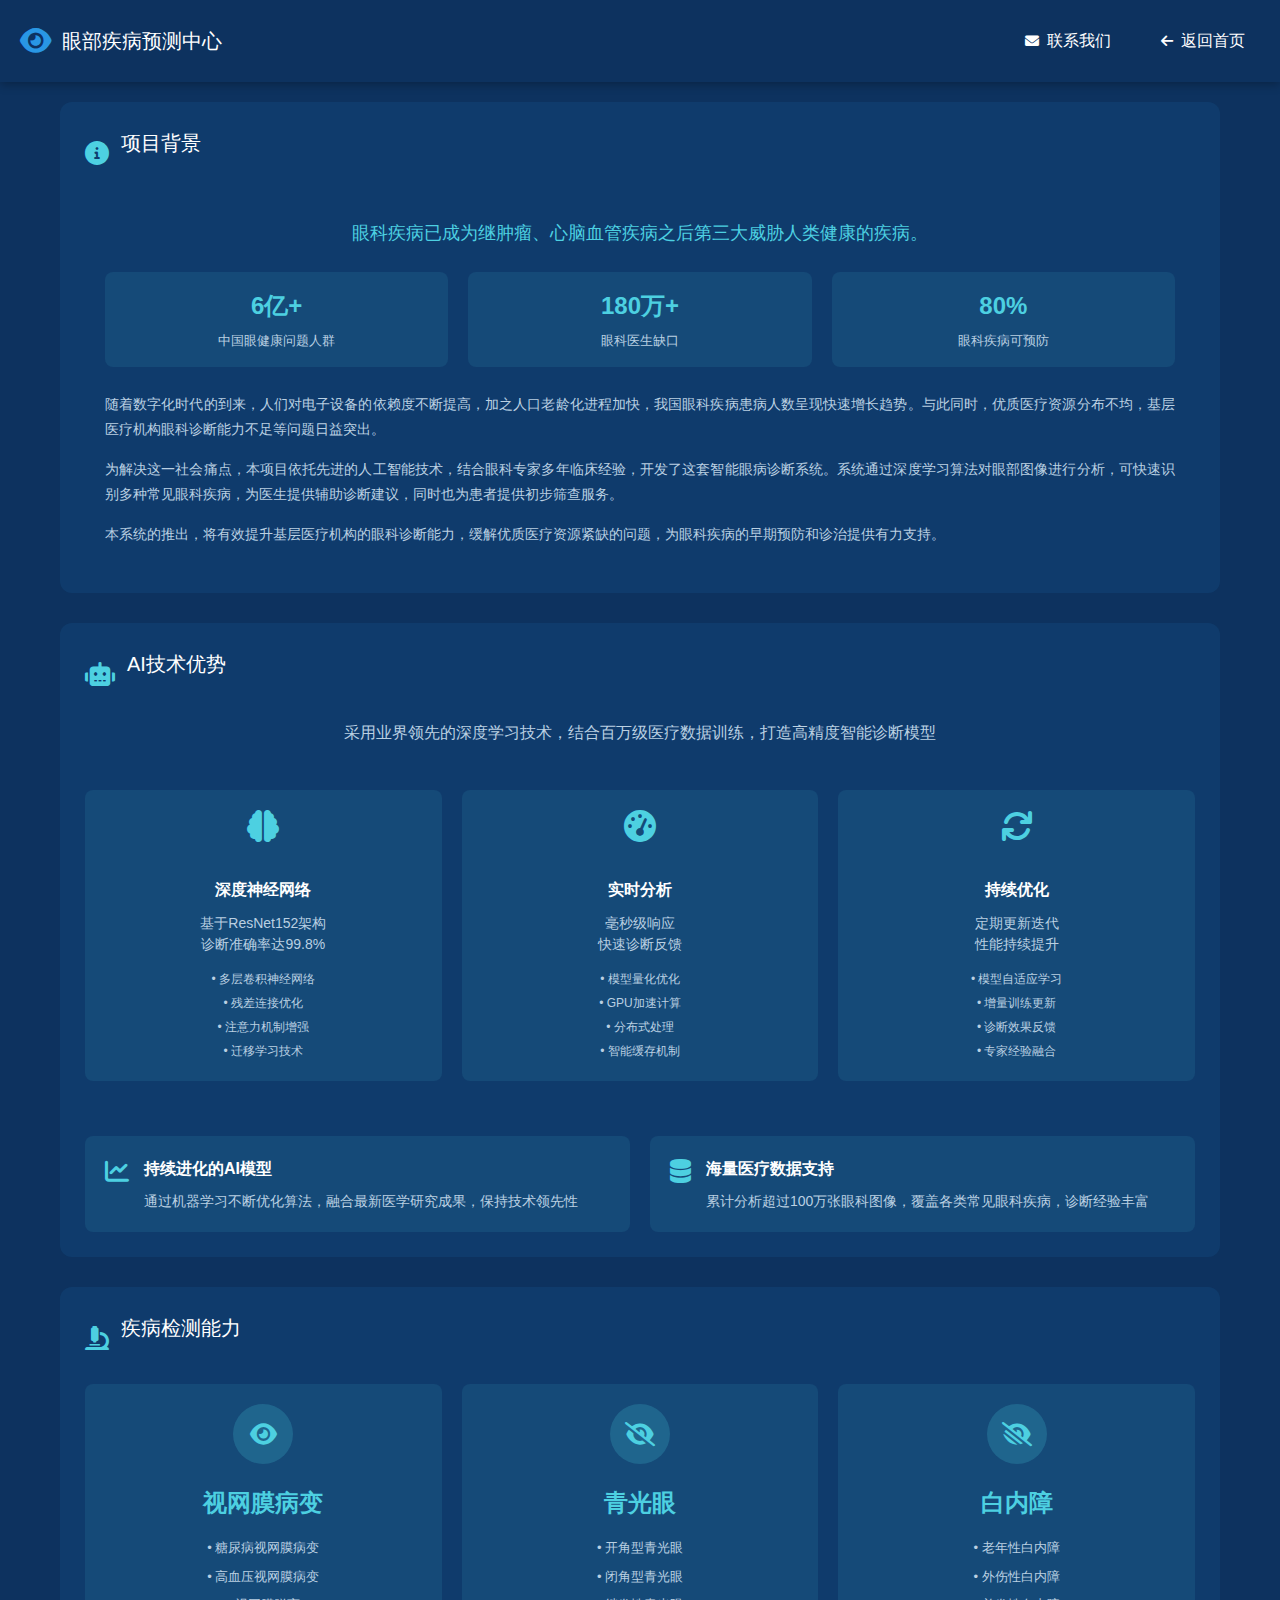
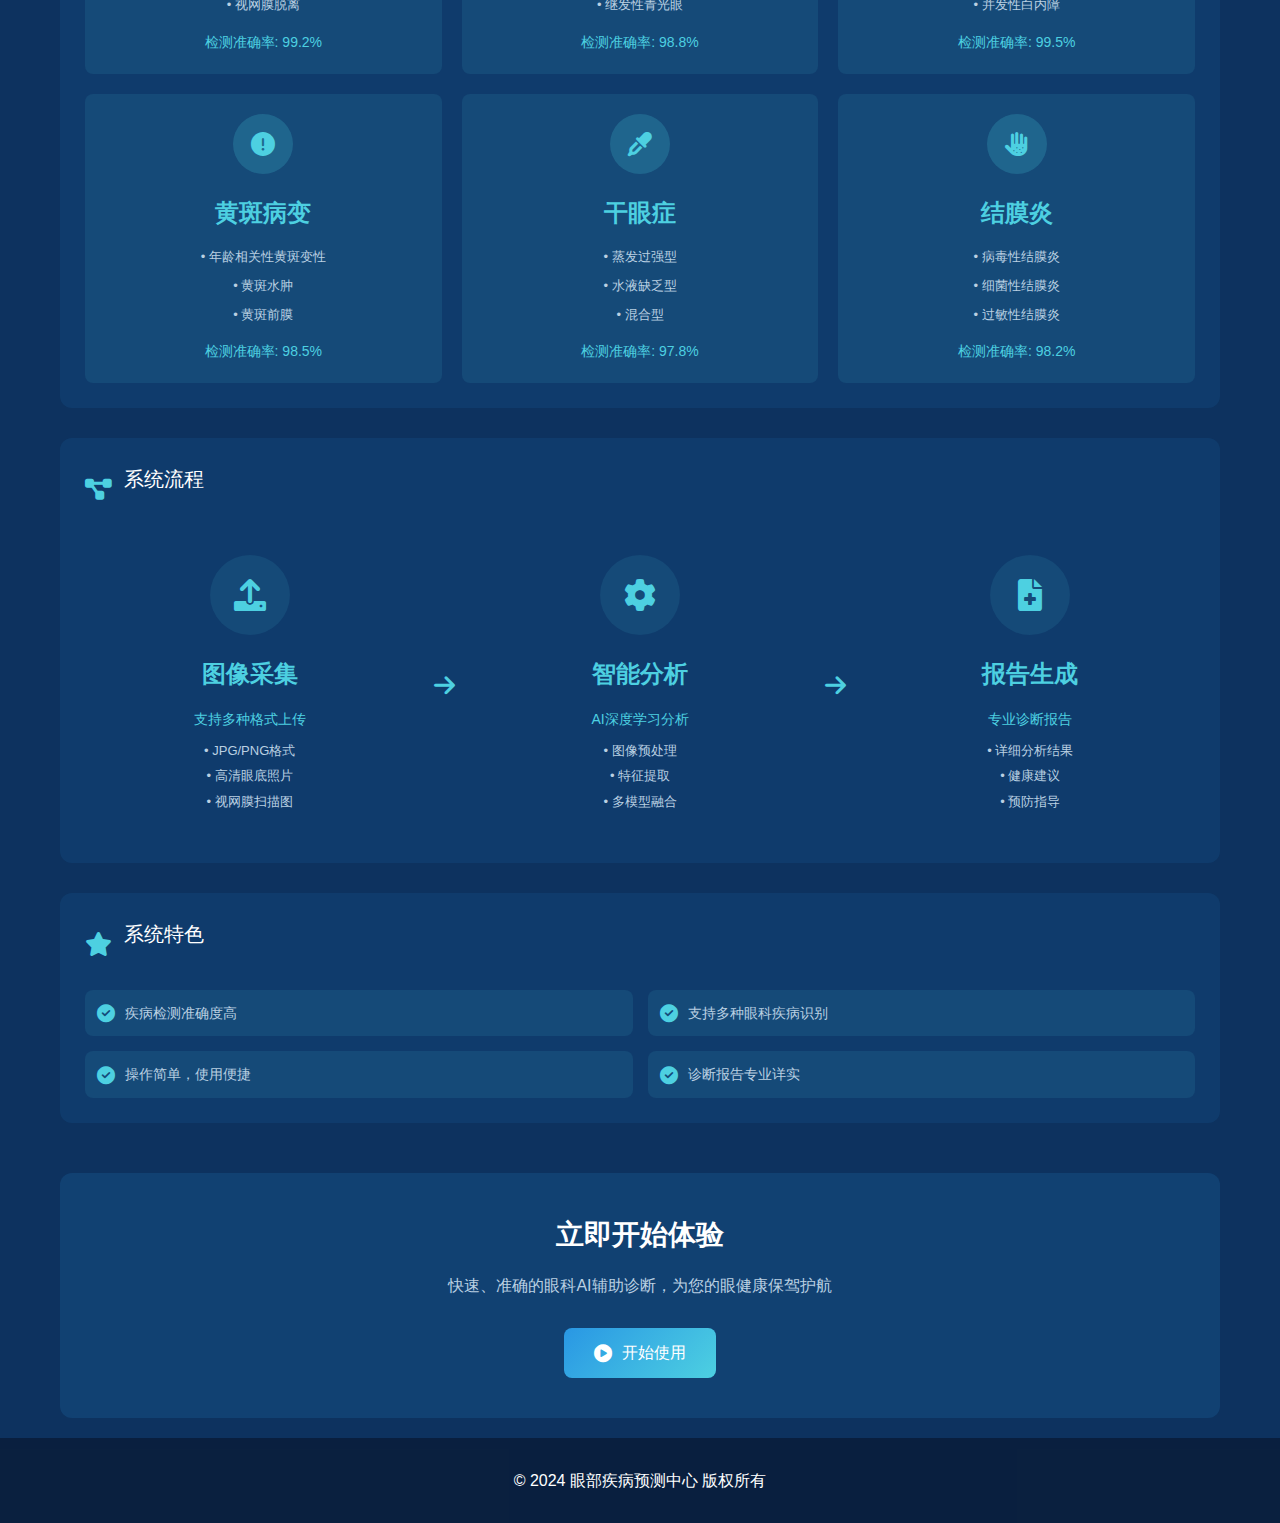
<file: ai_detection/about.html>
<!DOCTYPE html>
<html lang="zh">
<head>
    <meta charset="UTF-8">
    <title>关于我们 - 眼部疾病预测中心</title>
    <link rel="stylesheet" href="css/about.css">
    <link rel="stylesheet" href="https://cdnjs.cloudflare.com/ajax/libs/font-awesome/6.0.0/css/all.min.css">
    <style>
        body {
            background: #0d325f;
            color: #fff;
            font-family: Arial, sans-serif;
        }
        .section {
            margin: 40px 0;
            padding: 20px;
            border-radius: 10px;
            background: rgba(12, 26, 63, 0.7);
            box-shadow: 0 4px 10px rgba(0, 0, 0, 0.3);
        }
        h2 {
            color: #2997e4;
            font-size: 28px;
            margin-bottom: 20px;
        }
        h3 {
            color: #4dd0e1;
            font-size: 24px;
            margin-top: 20px;
        }
        .tech-card {
            background: rgba(41, 151, 228, 0.1);
            border-radius: 10px;
            padding: 15px;
            margin: 15px 0;
            display: flex;
            align-items: center;
            box-shadow: 0 2px 5px rgba(0, 0, 0, 0.2);
        }
        .tech-icon {
            font-size: 30px;
            color: #2997e4;
            margin-right: 15px;
        }
        .tech-info h4 {
            margin-bottom: 10px;
            color: #fff;
        }
        .tech-info ul {
            list-style-type: none;
            padding-left: 0;
        }
        .tech-info li {
            color: #bad0e2;
            margin-bottom: 5px;
        }
        .cta-button {
            background: #2997e4;
            color: #fff;
            padding: 10px 20px;
            border: none;
            border-radius: 5px;
            cursor: pointer;
            transition: background 0.3s;
        }
        .cta-button:hover {
            background: #4dd0e1;
        }
    </style>
    <script>
        function checkAndRedirect(event) {
            event.preventDefault();
            const isLoggedIn = sessionStorage.getItem('isLoggedIn') === 'true';
            
            if (isLoggedIn) {
                window.location.href = 'index.html';
            } else {
                document.getElementById('loginPrompt').style.display = 'flex';
            }
        }

        function closeLoginPrompt(event) {
            event.preventDefault();
            document.getElementById('loginPrompt').style.display = 'none';
        }

        // 检查登录状态并更新导航栏
        document.addEventListener('DOMContentLoaded', function() {
            const isLoggedIn = sessionStorage.getItem('isLoggedIn') === 'true';
            const loginBtn = document.getElementById('loginBtn');
            
            if (isLoggedIn) {
                loginBtn.innerHTML = '<i class="fas fa-sign-out-alt"></i> 退出';
                loginBtn.href = '#';
                loginBtn.onclick = function(e) {
                    e.preventDefault();
                    sessionStorage.removeItem('isLoggedIn');
                    window.location.reload();
                };
            }
        });
    </script>
</head>
<body>
    <!-- 左侧装饰元素 -->
    <div class="decoration-left">
        <div class="floating-icon" style="--delay: 0s">
            <i class="fas fa-heartbeat"></i>
        </div>
        <div class="floating-icon" style="--delay: 2s">
            <i class="fas fa-brain"></i>
        </div>
        <div class="floating-icon" style="--delay: 4s">
            <i class="fas fa-microscope"></i>
        </div>
        <div class="floating-icon highlight" style="--delay: 1s">
            <i class="fas fa-eye-dropper"></i>
        </div>
        <div class="floating-icon" style="--delay: 3s">
            <i class="fas fa-stethoscope"></i>
        </div>
    </div>

    <!-- 右侧装饰元素 -->
    <div class="decoration-right">
        <div class="floating-icon" style="--delay: 1s">
            <i class="fas fa-dna"></i>
        </div>
        <div class="floating-icon" style="--delay: 3s">
            <i class="fas fa-eye"></i>
        </div>
        <div class="floating-icon" style="--delay: 5s">
            <i class="fas fa-flask"></i>
        </div>
        <div class="floating-icon highlight" style="--delay: 2s">
            <i class="fas fa-hospital-user"></i>
        </div>
        <div class="floating-icon" style="--delay: 4s">
            <i class="fas fa-capsules"></i>
        </div>
    </div>

    <!-- 导航栏 -->
    <nav class="navbar">
        <div class="nav-left">
            <div class="nav-logo">
                <i class="fas fa-eye"></i>
                <span>眼部疾病预测中心</span>
            </div>
        </div>
        <div class="nav-right">
            <a href="#" class="contact-link">
                <i class="fas fa-envelope"></i>
                联系我们
            </a>
            <a href="index.html" class="back-link">
                <i class="fas fa-arrow-left"></i>
                返回首页
            </a>
        </div>
    </nav>

    <div class="about-container">
        <!-- 项目背景 -->
        <section class="about-section">
            <div class="section-header">
                <i class="fas fa-info-circle"></i>
                <h2>项目背景</h2>
            </div>
            <div class="section-content">
                <div class="background-info">
                    <p class="highlight-text">眼科疾病已成为继肿瘤、心脑血管疾病之后第三大威胁人类健康的疾病。</p>
                    <div class="stats-grid">
                        <div class="stat-item">
                            <div class="stat-value">6亿+</div>
                            <div class="stat-label">中国眼健康问题人群</div>
                        </div>
                        <div class="stat-item">
                            <div class="stat-value">180万+</div>
                            <div class="stat-label">眼科医生缺口</div>
                        </div>
                        <div class="stat-item">
                            <div class="stat-value">80%</div>
                            <div class="stat-label">眼科疾病可预防</div>
                        </div>
                    </div>
                    <div class="detail-content">
                        <p class="detail-text">随着数字化时代的到来，人们对电子设备的依赖度不断提高，加之人口老龄化进程加快，我国眼科疾病患病人数呈现快速增长趋势。与此同时，优质医疗资源分布不均，基层医疗机构眼科诊断能力不足等问题日益突出。</p>
                        <p class="detail-text">为解决这一社会痛点，本项目依托先进的人工智能技术，结合眼科专家多年临床经验，开发了这套智能眼病诊断系统。系统通过深度学习算法对眼部图像进行分析，可快速识别多种常见眼科疾病，为医生提供辅助诊断建议，同时也为患者提供初步筛查服务。</p>
                        <p class="detail-text">本系统的推出，将有效提升基层医疗机构的眼科诊断能力，缓解优质医疗资源紧缺的问题，为眼科疾病的早期预防和诊治提供有力支持。</p>
                    </div>
                </div>
            </div>
        </section>

        <!-- AI技术优势 -->
        <section class="about-section">
            <div class="section-header">
                <i class="fas fa-robot"></i>
                <h2>AI技术优势</h2>
            </div>
            <div class="tech-content">
                <div class="tech-overview">
                    <p class="tech-intro">采用业界领先的深度学习技术，结合百万级医疗数据训练，打造高精度智能诊断模型</p>
                </div>
                <div class="feature-grid">
                    <div class="feature-item">
                        <i class="fas fa-brain"></i>
                        <h3>深度神经网络</h3>
                        <p>基于ResNet152架构<br>诊断准确率达99.8%</p>
                        <div class="tech-detail">
                            <span>• 多层卷积神经网络</span>
                            <span>• 残差连接优化</span>
                            <span>• 注意力机制增强</span>
                            <span>• 迁移学习技术</span>
                        </div>
                    </div>
                    <div class="feature-item">
                        <i class="fas fa-tachometer-alt"></i>
                        <h3>实时分析</h3>
                        <p>毫秒级响应<br>快速诊断反馈</p>
                        <div class="tech-detail">
                            <span>• 模型量化优化</span>
                            <span>• GPU加速计算</span>
                            <span>• 分布式处理</span>
                            <span>• 智能缓存机制</span>
                        </div>
                    </div>
                    <div class="feature-item">
                        <i class="fas fa-sync"></i>
                        <h3>持续优化</h3>
                        <p>定期更新迭代<br>性能持续提升</p>
                        <div class="tech-detail">
                            <span>• 模型自适应学习</span>
                            <span>• 增量训练更新</span>
                            <span>• 诊断效果反馈</span>
                            <span>• 专家经验融合</span>
                        </div>
                    </div>
                </div>
                <div class="tech-highlights">
                    <div class="highlight-item">
                        <i class="fas fa-chart-line"></i>
                        <div class="highlight-content">
                            <h4>持续进化的AI模型</h4>
                            <p>通过机器学习不断优化算法，融合最新医学研究成果，保持技术领先性</p>
                        </div>
                    </div>
                    <div class="highlight-item">
                        <i class="fas fa-database"></i>
                        <div class="highlight-content">
                            <h4>海量医疗数据支持</h4>
                            <p>累计分析超过100万张眼科图像，覆盖各类常见眼科疾病，诊断经验丰富</p>
                        </div>
                    </div>
                </div>
            </div>
        </section>

        <!-- 疾病检测能力 -->
        <section class="about-section">
            <div class="section-header">
                <i class="fas fa-microscope"></i>
                <h2>疾病检测能力</h2>
            </div>
            <div class="disease-grid">
                <div class="disease-item">
                    <div class="disease-icon"><i class="fas fa-eye"></i></div>
                    <h3>视网膜病变</h3>
                    <div class="disease-detail">
                        <span>• 糖尿病视网膜病变</span>
                        <span>• 高血压视网膜病变</span>
                        <span>• 视网膜脱离</span>
                    </div>
                    <div class="accuracy">检测准确率: 99.2%</div>
                </div>
                <div class="disease-item">
                    <div class="disease-icon"><i class="fas fa-eye-slash"></i></div>
                    <h3>青光眼</h3>
                    <div class="disease-detail">
                        <span>• 开角型青光眼</span>
                        <span>• 闭角型青光眼</span>
                        <span>• 继发性青光眼</span>
                    </div>
                    <div class="accuracy">检测准确率: 98.8%</div>
                </div>
                <div class="disease-item">
                    <div class="disease-icon"><i class="fas fa-low-vision"></i></div>
                    <h3>白内障</h3>
                    <div class="disease-detail">
                        <span>• 老年性白内障</span>
                        <span>• 外伤性白内障</span>
                        <span>• 并发性白内障</span>
                    </div>
                    <div class="accuracy">检测准确率: 99.5%</div>
                </div>
                <div class="disease-item">
                    <div class="disease-icon"><i class="fas fa-exclamation-circle"></i></div>
                    <h3>黄斑病变</h3>
                    <div class="disease-detail">
                        <span>• 年龄相关性黄斑变性</span>
                        <span>• 黄斑水肿</span>
                        <span>• 黄斑前膜</span>
                    </div>
                    <div class="accuracy">检测准确率: 98.5%</div>
                </div>
                <div class="disease-item">
                    <div class="disease-icon"><i class="fas fa-eye-dropper"></i></div>
                    <h3>干眼症</h3>
                    <div class="disease-detail">
                        <span>• 蒸发过强型</span>
                        <span>• 水液缺乏型</span>
                        <span>• 混合型</span>
                    </div>
                    <div class="accuracy">检测准确率: 97.8%</div>
                </div>
                <div class="disease-item">
                    <div class="disease-icon"><i class="fas fa-allergies"></i></div>
                    <h3>结膜炎</h3>
                    <div class="disease-detail">
                        <span>• 病毒性结膜炎</span>
                        <span>• 细菌性结膜炎</span>
                        <span>• 过敏性结膜炎</span>
                    </div>
                    <div class="accuracy">检测准确率: 98.2%</div>
                </div>
            </div>
        </section>

        <!-- 系统流程 -->
        <section class="about-section">
            <div class="section-header">
                <i class="fas fa-project-diagram"></i>
                <h2>系统流程</h2>
            </div>
            <div class="process-flow">
                <div class="process-item">
                    <div class="process-icon">
                        <i class="fas fa-upload"></i>
                    </div>
                    <h3>图像采集</h3>
                    <div class="process-detail">
                        <p>支持多种格式上传</p>
                        <ul>
                            <li>• JPG/PNG格式</li>
                            <li>• 高清眼底照片</li>
                            <li>• 视网膜扫描图</li>
                        </ul>
                    </div>
                </div>
                <div class="process-arrow">
                    <i class="fas fa-arrow-right"></i>
                </div>
                <div class="process-item">
                    <div class="process-icon">
                        <i class="fas fa-cog"></i>
                    </div>
                    <h3>智能分析</h3>
                    <div class="process-detail">
                        <p>AI深度学习分析</p>
                        <ul>
                            <li>• 图像预处理</li>
                            <li>• 特征提取</li>
                            <li>• 多模型融合</li>
                        </ul>
                    </div>
                </div>
                <div class="process-arrow">
                    <i class="fas fa-arrow-right"></i>
                </div>
                <div class="process-item">
                    <div class="process-icon">
                        <i class="fas fa-file-medical"></i>
                    </div>
                    <h3>报告生成</h3>
                    <div class="process-detail">
                        <p>专业诊断报告</p>
                        <ul>
                            <li>• 详细分析结果</li>
                            <li>• 健康建议</li>
                            <li>• 预防指导</li>
                        </ul>
                    </div>
                </div>
            </div>
        </section>

        <!-- 系统特色 -->
        <section class="about-section">
            <div class="section-header">
                <i class="fas fa-star"></i>
                <h2>系统特色</h2>
            </div>
            <div class="features-list">
                <div class="feature-row">
                    <i class="fas fa-check-circle"></i>
                    <span>疾病检测准确度高</span>
                </div>
                <div class="feature-row">
                    <i class="fas fa-check-circle"></i>
                    <span>支持多种眼科疾病识别</span>
                </div>
                <div class="feature-row">
                    <i class="fas fa-check-circle"></i>
                    <span>操作简单，使用便捷</span>
                </div>
                <div class="feature-row">
                    <i class="fas fa-check-circle"></i>
                    <span>诊断报告专业详实</span>
                </div>
            </div>
        </section>

        <!-- 开始体验 -->
        <section class="start-section">
            <div class="start-content">
                <h2>立即开始体验</h2>
                <p>快速、准确的眼科AI辅助诊断，为您的眼健康保驾护航</p>
                <div class="start-buttons">
                    <a href="index.html" class="start-btn primary-btn">
                        <i class="fas fa-play-circle"></i>
                        开始使用
                    </a>
                </div>
            </div>
        </section>
    </div>

    <!-- 页脚 -->
    <footer class="footer">
        <div class="footer-content">
            <p>© 2024 眼部疾病预测中心 版权所有</p>
        </div>
    </footer>

    <!-- 登录提示模态框 -->
    <div id="loginPrompt" class="login-prompt" style="display: none;">
        <div class="prompt-content">
            <h2>需要登录</h2>
            <p>请先登录后使用系统</p>
            <div class="prompt-buttons">
                <a href="login.html" class="primary-btn">
                    <i class="fas fa-sign-in-alt"></i> 立即登录
                </a>
                <a href="#" class="secondary-btn" onclick="closeLoginPrompt(event)">
                    <i class="fas fa-times"></i> 取消
                </a>
            </div>
        </div>
    </div>
</body>
</html>
</file>
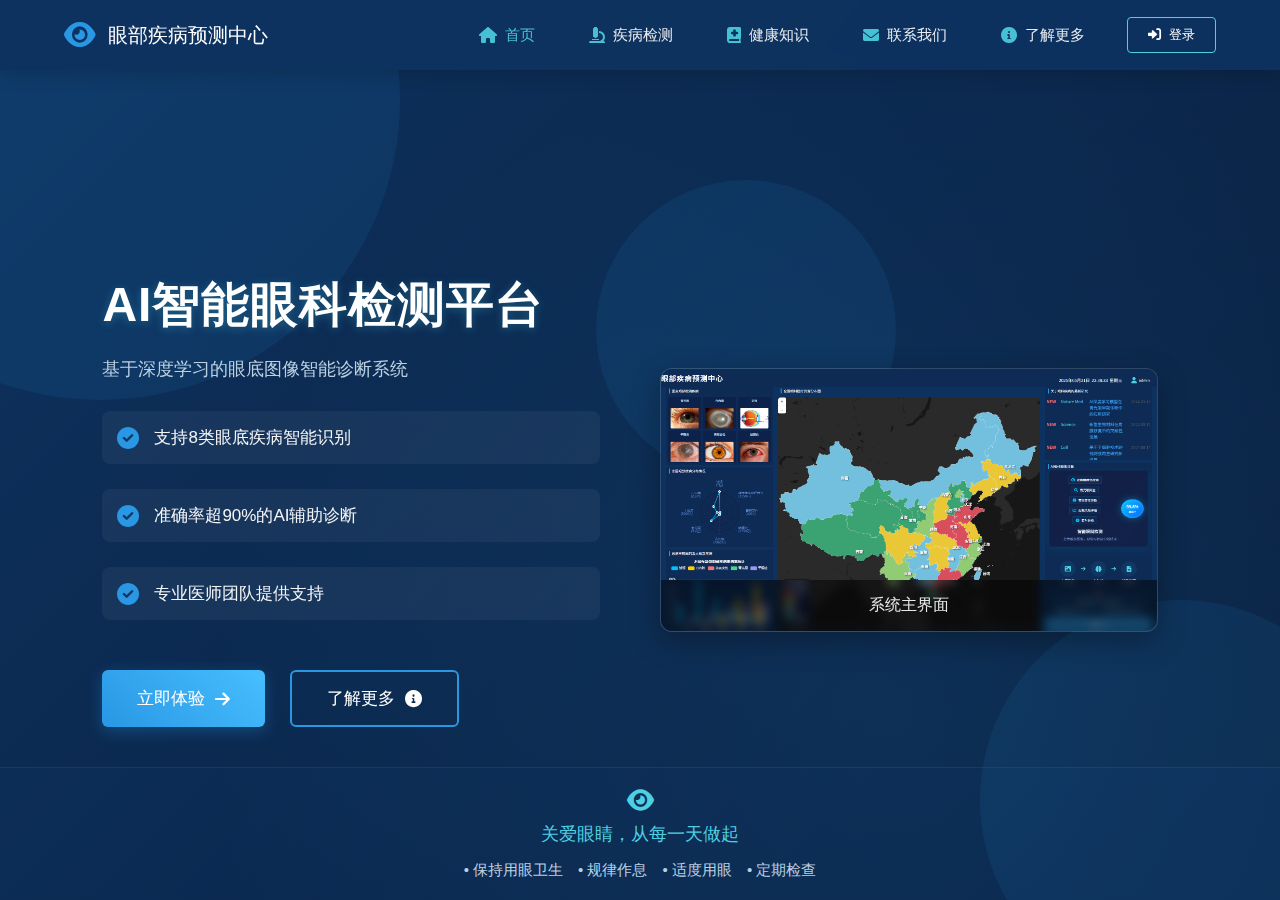
<file: ai_detection/ai-diagnosis.html>
<!DOCTYPE html>
<html lang="en">
<head>
    <meta charset="UTF-8">
    <title>AI眼科图像诊断 - 眼部疾病预测中心</title>
    <link rel="stylesheet" href="css/disease-detail.css">
    <link rel="stylesheet" href="css/ai-diagnosis.css">
    <link rel="stylesheet" href="https://cdnjs.cloudflare.com/ajax/libs/font-awesome/6.0.0/css/all.min.css">
    <style>
        .ai-consultation-button {
            position: fixed;
            bottom: 30px;
            right: 30px;
            background: rgba(12,26,63,0.9);
            color: white;
            padding: 15px 20px;
            border-radius: 50px;
            cursor: pointer;
            display: flex;
            align-items: center;
            gap: 8px;
            box-shadow: 0 4px 15px rgba(12,26,63, 0.3);
            transition: all 0.3s ease;
            z-index: 1000;
            border: 1px solid rgba(41,151,228,0.2);
        }

        .ai-consultation-button:hover {
            transform: translateY(-2px);
            box-shadow: 0 6px 20px rgba(41,151,228, 0.4);
            background: rgba(12,26,63,1);
            border-color: rgba(41,151,228,0.4);
        }

        .ai-consultation-button i {
            font-size: 24px;
        }

        .ai-chat-container {
            position: fixed;
            bottom: 100px;
            right: 30px;
            width: 320px;
            height: 500px;
            background: rgba(12,26,63,0.95);
            border-radius: 12px;
            box-shadow: 0 5px 25px rgba(0, 0, 0, 0.3);
            display: none;
            flex-direction: column;
            z-index: 1000;
            overflow: hidden;
            border: 1px solid rgba(41,151,228,0.2);
        }

        .chat-header {
            background: rgba(12,26,63,1);
            color: white;
            padding: 15px;
            display: flex;
            justify-content: space-between;
            align-items: center;
            border-bottom: 1px solid rgba(41,151,228,0.2);
        }

        .chat-title {
            display: flex;
            align-items: center;
            gap: 8px;
            font-size: 14px;
        }

        .close-chat {
            background: none;
            border: none;
            color: white;
            cursor: pointer;
            font-size: 16px;
        }

        .chat-messages {
            flex: 1;
            padding: 15px;
            overflow-y: auto;
            background: rgba(12,26,63,0.8);
        }

        .message {
            display: flex;
            gap: 10px;
            margin-bottom: 15px;
        }

        .ai-message {
            flex-direction: row;
        }

        .user-message {
            flex-direction: row-reverse;
        }

        .message-avatar {
            width: 32px;
            height: 32px;
            background: rgba(41,151,228,0.2);
            border-radius: 50%;
            display: flex;
            align-items: center;
            justify-content: center;
            color: #4dd0e1;
            border: 1px solid rgba(41,151,228,0.3);
        }

        .message-avatar i {
            font-size: 14px;
        }

        .user-message .message-avatar {
            background: rgba(41,151,228,0.3);
            color: white;
        }

        .message-content {
            background: rgba(41,151,228,0.1);
            padding: 10px 15px;
            border-radius: 12px;
            max-width: 70%;
            box-shadow: 0 2px 5px rgba(0, 0, 0, 0.1);
            color: #bad0e2;
            border: 1px solid rgba(41,151,228,0.2);
            font-size: 13px;
            line-height: 1.4;
        }

        .user-message .message-content {
            background: rgba(41,151,228,0.2);
            color: white;
        }

        .chat-input-area {
            padding: 15px;
            background: rgba(12,26,63,1);
            border-top: 1px solid rgba(41,151,228,0.2);
            display: flex;
            gap: 10px;
        }

        #chatInput {
            flex: 1;
            border: 1px solid rgba(41,151,228,0.3);
            border-radius: 8px;
            padding: 8px 12px;
            resize: none;
            font-size: 13px;
            background: rgba(12,26,63,0.8);
            color: white;
        }

        #chatInput::placeholder {
            color: rgba(186,208,226,0.5);
            font-size: 13px;
        }

        .send-button {
            width: 36px;
            height: 36px;
            background: rgba(41,151,228,0.2);
            color: #4dd0e1;
            border: 1px solid rgba(41,151,228,0.3);
            border-radius: 8px;
            display: flex;
            align-items: center;
            justify-content: center;
            cursor: pointer;
            transition: all 0.3s ease;
        }

        .send-button i {
            font-size: 14px;
        }

        /* 添加滚动条样式 */
        .chat-messages::-webkit-scrollbar {
            width: 6px;
        }

        .chat-messages::-webkit-scrollbar-track {
            background: rgba(12,26,63,0.8);
        }

        .chat-messages::-webkit-scrollbar-thumb {
            background: rgba(41,151,228,0.3);
            border-radius: 3px;
        }

        .chat-messages::-webkit-scrollbar-thumb:hover {
            background: rgba(41,151,228,0.5);
        }

        @media screen and (max-width: 768px) {
            .ai-chat-container {
                width: calc(100% - 30px);
                right: 15px;
                left: 15px;
                bottom: 90px;
            }

            .ai-consultation-button {
                right: 15px;
                padding: 12px 16px;
            }
        }

        /* 简化的导航图标样式 */
        .side-icons {
            position: fixed;
            top: 50%;
            transform: translateY(-50%);
            background: rgba(12,26,63,0.95);
            padding: 15px 10px;
            display: flex;
            flex-direction: column;
            gap: 20px;
            z-index: 100;
        }

        .left-icons {
            left: 0;
            border-radius: 0 12px 12px 0;
        }

        .right-icons {
            right: 0;
            border-radius: 12px 0 0 12px;
        }

        .icon-item {
            width: 36px;
            height: 36px;
            display: flex;
            align-items: center;
            justify-content: center;
            color: #4dd0e1;
            transition: all 0.3s ease;
            cursor: pointer;
            position: relative;
        }

        .icon-item i {
            font-size: 20px;
        }

        .icon-item:hover {
            color: #2997e4;
            transform: translateX(3px);
        }

        .right-icons .icon-item:hover {
            transform: translateX(-3px);
        }

        @media screen and (max-width: 768px) {
            .side-icons {
                display: none;
            }
        }

        /* 双眼上传区域样式 */
        .upload-container {
            display: flex;
            gap: 20px;
            margin: 20px 0;
        }

        .eye-upload-section {
            flex: 1;
            background: rgba(12,26,63,0.05);
            border-radius: 12px;
            padding: 15px;
            border: 1px solid rgba(41,151,228,0.1);
            display: flex;
            flex-direction: column;
            align-items: center;
        }

        .eye-upload-section h3 {
            color: #2997e4;
            margin-bottom: 15px;
            font-size: 18px;
            display: flex;
            align-items: center;
            gap: 8px;
        }

        .eye-upload-section h3:before {
            content: '\f06e';
            font-family: 'Font Awesome 5 Free';
            font-weight: 900;
        }

        .upload-area {
            min-height: 200px;
            border: 2px dashed rgba(41,151,228,0.2);
            border-radius: 8px;
            display: flex;
            align-items: center;
            justify-content: center;
            cursor: pointer;
            transition: all 0.3s ease;
            background: rgba(12,26,63,0.05);
            position: relative;
            overflow: hidden;
            aspect-ratio: 16/10;
            max-width: 400px;
            margin: 0 auto;
        }

        .upload-area:hover {
            border-color: #2997e4;
            background: rgba(41,151,228,0.1);
        }

        .upload-area.dragover {
            border-color: #2997e4;
            background: rgba(41,151,228,0.15);
        }

        .upload-placeholder {
            text-align: center;
            color: #666;
            padding: 20px;
        }

        .upload-placeholder i {
            font-size: 40px;
            color: #2997e4;
            margin-bottom: 10px;
        }

        .upload-placeholder p {
            margin: 10px 0;
            font-size: 16px;
        }

        .upload-placeholder span {
            font-size: 12px;
            color: #999;
        }

        .image-preview {
            position: absolute;
            top: 0;
            left: 0;
            width: 100%;
            height: 100%;
            background: rgba(12,26,63,0.95);
            border-radius: 8px;
            overflow: hidden;
            display: flex;
            align-items: center;
            justify-content: center;
            padding: 10px;
        }

        .image-preview img {
            max-width: 90%;
            max-height: 90%;
            width: auto;
            height: auto;
            object-fit: contain;
            border-radius: 4px;
            box-shadow: 0 0 20px rgba(0,0,0,0.3);
            display: block;
            margin: auto;
        }

        /* 诊断结果区域样式 */
        .eye-results {
            display: flex;
            gap: 30px;
            margin: 20px 0;
        }

        .left-eye-results,
        .right-eye-results {
            flex: 1;
            background: rgba(12,26,63,0.05);
            border-radius: 12px;
            padding: 20px;
            border: 1px solid rgba(41,151,228,0.1);
        }

        .left-eye-results h4,
        .right-eye-results h4 {
            color: #2997e4;
            margin-bottom: 15px;
            font-size: 16px;
            display: flex;
            align-items: center;
            gap: 8px;
        }

        .left-eye-results h4:before,
        .right-eye-results h4:before {
            content: '\f06e';
            font-family: 'Font Awesome 5 Free';
            font-weight: 900;
        }

        /* 响应式布局 */
        @media screen and (max-width: 768px) {
            .upload-container {
                flex-direction: column;
            }

            .eye-results {
                flex-direction: column;
            }
        }

        /* 添加导出按钮样式 */
        .result-actions {
            display: flex;
            gap: 15px;
            justify-content: center;
            margin-top: 20px;
        }

        .retest-button,
        .export-button {
            padding: 10px 20px;
            border-radius: 6px;
            border: none;
            cursor: pointer;
            font-size: 14px;
            display: flex;
            align-items: center;
            gap: 8px;
            transition: all 0.3s ease;
        }

        .retest-button {
            background: rgba(41,151,228,0.1);
            color: #2997e4;
        }

        .export-button {
            background: #2997e4;
            color: white;
        }

        .retest-button:hover {
            background: rgba(41,151,228,0.2);
        }

        .export-button:hover {
            background: #2080c7;
            transform: translateY(-1px);
        }

        .retest-button i,
        .export-button i {
            font-size: 16px;
        }

        .eye-image img {
            max-width: 150px;
            border: 1px solid #e1e6f0;
            border-radius: 4px;
            padding: 5px;
        }

        .image-section {
            display: flex;
            justify-content: space-between;
            margin: 20px 0;
            gap: 20px;
        }

        .eye-image {
            text-align: center;
            flex: 1;
            max-width: 160px;
            margin: 0 auto;
        }

        .eye-image-caption {
            margin-top: 5px;
            font-size: 12px;
            color: #666;
        }

        .probability-bar {
            margin: 10px 0;
            padding: 8px;
            background: rgba(255, 255, 255, 0.05);
            border-radius: 6px;
        }
        .disease-name {
            font-weight: bold;
            margin-bottom: 5px;
        }
        .probability-track {
            height: 8px;
            background: rgba(0, 0, 0, 0.1);
            border-radius: 4px;
            overflow: hidden;
        }
        .probability-fill {
            height: 100%;
            transition: width 0.3s ease;
        }
        .probability-value {
            font-size: 12px;
            margin-top: 4px;
            text-align: right;
            font-weight: bold;
        }
        .success-message {
            position: fixed;
            top: 20px;
            left: 50%;
            transform: translateX(-50%);
            background-color: rgba(40, 167, 69, 0.9);
            color: white;
            padding: 15px 25px;
            border-radius: 5px;
            display: flex;
            align-items: center;
            gap: 10px;
            z-index: 1000;
            animation: fadeInOut 3s ease-in-out;
        }

        @keyframes fadeInOut {
            0% { opacity: 0; transform: translate(-50%, -20px); }
            10% { opacity: 1; transform: translate(-50%, 0); }
            90% { opacity: 1; transform: translate(-50%, 0); }
            100% { opacity: 0; transform: translate(-50%, -20px); }
        }
    </style>
</head>
<body>
    <!-- 左侧图标 -->
    <div class="side-icons left-icons">
        <div class="icon-item">
            <i class="fas fa-dna"></i>
        </div>
        <div class="icon-item">
            <i class="fas fa-eye"></i>
        </div>
        <div class="icon-item">
            <i class="fas fa-flask"></i>
        </div>
        <div class="icon-item">
            <i class="fas fa-user-md"></i>
        </div>
        <div class="icon-item">
            <i class="fas fa-pills"></i>
        </div>
    </div>

    <!-- 右侧图标 -->
    <div class="side-icons right-icons">
        <div class="icon-item">
            <i class="fas fa-cog"></i>
        </div>
        <div class="icon-item">
            <i class="fas fa-bell"></i>
        </div>
        <div class="icon-item">
            <i class="fas fa-question-circle"></i>
        </div>
        <div class="icon-item">
            <i class="fas fa-comment-dots"></i>
        </div>
    </div>

    <div class="content-body">
        <div class="header">
            <div class="header-left">
                <span>AI眼科图像诊断</span>
            </div>
            <a href="index.html" class="back-button">返回首页</a>
        </div>

        <div class="diagnosis-container">
            <div class="diagnosis-intro">
                <div class="intro-card">
                    <i class="fas fa-microscope"></i>
                    <h3>专业AI分析</h3>
                    <p>基于深度学习模型，对眼部图像进行智能分析</p>
                </div>
                <div class="intro-card">
                    <i class="fas fa-shield-alt"></i>
                    <h3>隐私保护</h3>
                    <p>所有图像数据经加密处理，确保您的隐私安全</p>
                </div>
                <div class="intro-card">
                    <i class="fas fa-clock"></i>
                    <h3>快速诊断</h3>
                    <p>秒级响应，为您提供及时的诊断建议</p>
                </div>
            </div>

            <div class="example-section">
                <h3><i class="fas fa-info-circle"></i> 拍摄示例</h3>
                <div class="example-container">
                    <div class="example-item">
                        <div class="example-image correct">
                            <div class="image-title">正确示例1</div>
                            <img src="image/examples/correct1.png" alt="正确的拍摄示例1">
                            <div class="example-desc">
                                <i class="fas fa-check-circle"></i>
                                <span>光线充足,角度正确</span>
                            </div>
                        </div>
                    </div>
                    <div class="example-item">
                        <div class="example-image correct">
                            <div class="image-title">正确示例2</div>
                            <img src="image/examples/correct2.png" alt="正确的拍摄示例2">
                            <div class="example-desc">
                                <i class="fas fa-check-circle"></i>
                                <span>清晰度高,位置合适</span>
                            </div>
                        </div>
                    </div>
                    <div class="example-item">
                        <div class="example-image wrong">
                            <div class="image-title">错误示例1</div>
                            <img src="image/examples/wrong1.png" alt="错误的拍摄示例1">
                            <div class="example-desc">
                                <i class="fas fa-times-circle"></i>
                                <span>光线不足,模糊</span>
                            </div>
                        </div>
                    </div>
                    <div class="example-item">
                        <div class="example-image wrong">
                            <div class="image-title">错误示例2</div>
                            <img src="image/examples/wrong2.png" alt="错误的拍摄示例2">
                            <div class="example-desc">
                                <i class="fas fa-times-circle"></i>
                                <span>与眼底照片无关</span>
                            </div>
                        </div>
                    </div>
                </div>
            </div>

            <div class="upload-section">
                <h2>图像上传</h2>
                <div class="upload-tips">
                    <h4>拍摄建议：</h4>
                    <ul>
                        <li><i class="fas fa-check"></i> 选择光线充足的环境</li>
                        <li><i class="fas fa-check"></i> 保持手机稳定,避免晃动</li>
                        <li><i class="fas fa-check"></i> 确保眼睛区域清晰可见</li>
                        <li><i class="fas fa-check"></i> 避免使用闪光灯</li>
                    </ul>
                </div>
                <div class="upload-container">
                    <div class="eye-upload-section">
                        <h3>左眼</h3>
                        <div class="upload-area" id="leftEyeUploadArea" ondrop="handleDrop(event, 'left')" ondragover="handleDragOver(event)">
                            <input type="file" id="leftEyeInput" accept="image/*" onchange="handleImageUpload(event, 'left')" hidden>
                            <div class="upload-placeholder" id="leftEyePlaceholder">
                                <i class="fas fa-eye"></i>
                                <p>点击或拖拽上传左眼图像</p>
                                <span>支持 jpg、png 格式</span>
                            </div>
                            <div class="image-preview" id="leftEyePreview" style="display: none;">
                                <img id="leftEyePreviewImg" src="" alt="左眼预览图">
                            </div>
                        </div>
                    </div>
                    <div class="eye-upload-section">
                        <h3>右眼</h3>
                        <div class="upload-area" id="rightEyeUploadArea" ondrop="handleDrop(event, 'right')" ondragover="handleDragOver(event)">
                            <input type="file" id="rightEyeInput" accept="image/*" onchange="handleImageUpload(event, 'right')" hidden>
                            <div class="upload-placeholder" id="rightEyePlaceholder">
                                <i class="fas fa-eye"></i>
                                <p>点击或拖拽上传右眼图像</p>
                                <span>支持 jpg、png 格式</span>
                            </div>
                            <div class="image-preview" id="rightEyePreview" style="display: none;">
                                <img id="rightEyePreviewImg" src="" alt="右眼预览图">
                            </div>
                        </div>
                    </div>
                </div>
            </div>

            <div class="preview-actions" id="previewActions" style="display: none;">
                <button onclick="removeImages()" class="remove-btn">
                    <i class="fas fa-times"></i> 删除
                </button>
                <button onclick="startDiagnosis()" class="analyze-btn" disabled id="analyzeBtn">
                    <i class="fas fa-microscope"></i> 开始分析
                </button>
            </div>

            <div class="result-section" id="resultSection" style="display: none;">
                <div class="result-header">
                    <h3><i class="fas fa-chart-bar"></i> 诊断结果</h3>
                </div>
                <div class="result-content">
                    <div class="eye-results">
                        <div class="left-eye-results">
                            <h4>左眼诊断结果</h4>
                            <div class="disease-probabilities" id="leftEyeProbabilities">
                                <!-- 左眼预测结果将在这里显示 -->
                            </div>
                        </div>
                        <div class="right-eye-results">
                            <h4>右眼诊断结果</h4>
                            <div class="disease-probabilities" id="rightEyeProbabilities">
                                <!-- 右眼预测结果将在这里显示 -->
                            </div>
                        </div>
                    </div>
                    <div class="result-actions">
                        <button onclick="resetDiagnosis()" class="retest-button">
                            <i class="fas fa-redo"></i> 重新检测
                        </button>
                        <button onclick="exportReport()" class="export-button">
                            <i class="fas fa-file-export"></i> 导出报告
                        </button>
                    </div>
                </div>
            </div>

            <div class="diagnosis-history" id="diagnosisHistory" style="display: none;">
                <h3><i class="fas fa-history"></i> 诊断历史</h3>
                <div class="history-list" id="historyList">
                    <!-- 历史记录将在这里显示 -->
                </div>
            </div>

            <!-- 添加眼部健康知识区域 -->
            <div class="health-knowledge">
                <div class="knowledge-section">
                    <div class="section-header">
                        <i class="fas fa-lightbulb"></i>
                        <span>每日护眼小贴士</span>
                        <span class="update-tag">每日更新</span>
                    </div>
                    <div class="tips-list">
                        <div class="tip-item">
                            <i class="fas fa-clock"></i>
                            <span>建议每隔1小时眺望远处20秒</span>
                        </div>
                        <div class="tip-item">
                            <i class="fas fa-laptop"></i>
                            <span>保持45-50厘米的电脑使用距离</span>
                        </div>
                        <div class="tip-item">
                            <i class="fas fa-carrot"></i>
                            <span>适当补充黄素等营养素</span>
                        </div>
                        <div class="tip-item">
                            <i class="fas fa-eye"></i>
                            <span>定期进行眼部放松按摩</span>
                        </div>
                    </div>
                </div>

                <!-- 添加研究进展区域 -->
                <div class="research-section">
                    <div class="section-header">
                        <i class="fas fa-microscope"></i>
                        <span>最新研究进展</span>
                    </div>
                    <div class="research-list">
                        <div class="research-item">
                            <span class="date">2024-03</span>
                            <span class="title">新型人工智能算法在青光眼早期筛查中的应用研究</span>
                        </div>
                        <div class="research-item">
                            <span class="date">2024-02</span>
                            <span class="title">基于深度学习的视网膜图像分析新方法</span>
                        </div>
                    </div>
                </div>

                <!-- 添加预防保健知识区域 -->
                <div class="prevention-section">
                    <div class="section-header">
                        <i class="fas fa-shield-alt"></i>
                        <span>预防保健知识</span>
                    </div>
                    <div class="prevention-content">
                        <div class="prevention-item">
                            <h4>科学用眼</h4>
                            <p>合理安排工作用眼时间，保持正确姿势和适当照明</p>
                        </div>
                        <div class="prevention-item">
                            <h4>营养搭配</h4>
                            <p>均衡饮食，补充维生素A、C、E等营养素</p>
                        </div>
                    </div>
                </div>
            </div>
        </div>
    </div>

    <!-- AI问诊悬浮按钮和对话框 -->
    <div class="ai-consultation-button" id="aiConsultationBtn">
        <i class="fas fa-user-md"></i>
        <span>AI问诊</span>
    </div>

    <div class="ai-chat-container" id="aiChatContainer">
        <div class="chat-header">
            <div class="chat-title">
                <i class="fas fa-user-md"></i>
                <span>AI智能问诊</span>
            </div>
            <button class="close-chat" onclick="toggleChat()">
                <i class="fas fa-times"></i>
            </button>
        </div>
        <div class="chat-messages" id="chatMessages">
            <div class="message ai-message">
                <div class="message-avatar">
                    <i class="fas fa-user-md"></i>
                </div>
                <div class="message-content">
                    您好！我是您的AI医生助手。请描述您的眼部症状，我会为您提供专业的建议。
                </div>
            </div>
        </div>
        <div class="chat-input-area">
            <textarea id="chatInput" placeholder="请输入您的症状描述..." rows="2"></textarea>
            <button onclick="sendMessage()" class="send-button">
                <i class="fas fa-paper-plane"></i>
            </button>
        </div>
    </div>

    <script src="js/ai-diagnosis.js"></script>
    <script>
    const diseaseNames = {
        'G': '青光眼',
        'C': '白内障',
        'A': '年龄相关性黄斑变性',
        'H': '高血压型眼病',
        'D': '糖尿病型眼病',
        'M': '近视',
        'N': '正常'
    };

    const diseaseDescriptions = {
        'G': '青光眼是一种由眼压升高导致视神经损伤的眼病。',
        'C': '白内障是眼睛晶状体混浊，导致视物模糊。',
        'A': '年龄相关性黄斑变性(AMD)会影响中心视力。',
        'H': '高血压导致的视网膜血管改变。',
        'D': '糖尿病引起的视网膜病变。',
        'M': '近视会导致远处物体看不清。',
        'N': '未发现明显的病理性改变。'
    };

    let uploadedImages = {
        left: null,
        right: null
    };

    function handleDragOver(event) {
        event.preventDefault();
        event.stopPropagation();
        event.currentTarget.classList.add('dragover');
    }

    function handleDrop(event, eye) {
        event.preventDefault();
        event.stopPropagation();
        event.currentTarget.classList.remove('dragover');
        
        const file = event.dataTransfer.files[0];
        if (file && file.type.startsWith('image/')) {
            handleFile(file, eye);
        }
    }

    function handleImageUpload(event, eye) {
        const file = event.target.files[0];
        if (file) {
            handleFile(file, eye);
        }
    }

    function handleFile(file, eye) {
        // 保存上传的文件
        uploadedImages[eye] = file;

        // 显示预览图
        const reader = new FileReader();
        reader.onload = function(e) {
            document.getElementById(`${eye}EyePreviewImg`).src = e.target.result;
            document.getElementById(`${eye}EyePlaceholder`).style.display = 'none';
            document.getElementById(`${eye}EyePreview`).style.display = 'block';
        }
        reader.readAsDataURL(file);

        // 显示操作按钮
        document.getElementById('previewActions').style.display = 'flex';
        
        // 检查是否两张图片都已上传
        checkAnalyzeButton();
    }

    function checkAnalyzeButton() {
        const analyzeBtn = document.getElementById('analyzeBtn');
        analyzeBtn.disabled = !(uploadedImages.left && uploadedImages.right);
    }

    function removeImages() {
        // 重置左眼
        document.getElementById('leftEyeInput').value = '';
        document.getElementById('leftEyePreviewImg').src = '';
        document.getElementById('leftEyePlaceholder').style.display = 'block';
        document.getElementById('leftEyePreview').style.display = 'none';
        
        // 重置右眼
        document.getElementById('rightEyeInput').value = '';
        document.getElementById('rightEyePreviewImg').src = '';
        document.getElementById('rightEyePlaceholder').style.display = 'block';
        document.getElementById('rightEyePreview').style.display = 'none';

        // 重置上传状态
        uploadedImages = {
            left: null,
            right: null
        };

        // 隐藏操作按钮和结果
        document.getElementById('previewActions').style.display = 'none';
        document.getElementById('resultSection').style.display = 'none';
        
        // 更新分析按钮状态
        checkAnalyzeButton();
    }

    function startDiagnosis() {
        if (!uploadedImages.left || !uploadedImages.right) {
            showError('请先上传左右眼图片');
            return;
        }

        // 显示加载状态
        showLoading();

        // 创建两个FormData对象
        const leftFormData = new FormData();
        const rightFormData = new FormData();
        leftFormData.append('file', uploadedImages.left);
        rightFormData.append('file', uploadedImages.right);

        // 并行发送两个请求
        Promise.all([
            fetch('/predict', {
                method: 'POST',
                body: leftFormData,
                credentials: 'include'
            }).then(response => response.json()),
            fetch('/predict', {
                method: 'POST',
                body: rightFormData,
                credentials: 'include'
            }).then(response => response.json())
        ])
        .then(([leftData, rightData]) => {
            hideLoading();
            displayResults(leftData.predictions, rightData.predictions);

            // 准备要保存的数据
            const detectionData = {
                description: generateDescription(leftData.predictions, rightData.predictions),
                left_eye: {
                    image: document.getElementById('leftEyePreviewImg').src,
                    results: leftData.predictions
                },
                right_eye: {
                    image: document.getElementById('rightEyePreviewImg').src,
                    results: rightData.predictions
                }
            };

            // 调用保存接口
            fetch('/save_detection', {
                method: 'POST',
                headers: {
                    'Content-Type': 'application/json'
                },
                credentials: 'include', // 包含cookies以获取session
                body: JSON.stringify(detectionData)
            })
            .then(response => response.json())
            .then(data => {
                if (data.success) {
                    showSuccess('检测结果已保存');
                } else {
                    showError(data.error || '保存失败');
                }
            })
            .catch(error => {
                console.error('Error saving detection:', error);
                showError('保存检测结果时出错');
            });
        })
        .catch(error => {
            hideLoading();
            showError('预测失败，请重试');
            console.error('Error:', error);
        });
    }

    function displayResults(leftPredictions, rightPredictions) {
        const resultSection = document.getElementById('resultSection');
        const leftProbabilitiesContainer = document.getElementById('leftEyeProbabilities');
        const rightProbabilitiesContainer = document.getElementById('rightEyeProbabilities');
        
        leftProbabilitiesContainer.innerHTML = '';
        rightProbabilitiesContainer.innerHTML = '';

        // Sort predictions by probability in descending order
        const sortedLeftPredictions = Object.entries(leftPredictions)
            .sort(([,a], [,b]) => b - a)
            .map(([disease, probability]) => {
                // 将undefined替换为"其他疾病"
                if (disease === 'undefined' || !diseaseNames[disease]) {
                    return ['U', probability];
                }
                return [disease, probability];
            });

        const sortedRightPredictions = Object.entries(rightPredictions)
            .sort(([,a], [,b]) => b - a)
            .map(([disease, probability]) => {
                // 将undefined替换为"其他疾病"
                if (disease === 'undefined' || !diseaseNames[disease]) {
                    return ['U', probability];
                }
                return [disease, probability];
            });

        // 更新疾病名称映射，添加其他疾病
        const displayNames = {
            ...diseaseNames,
            'U': '其他疾病'
        };

        // Display left eye predictions
        sortedLeftPredictions.forEach(([disease, probability]) => {
            const probabilityBar = document.createElement('div');
            probabilityBar.className = 'probability-bar';
            const percentage = (probability * 100).toFixed(2);
            const barColor = getBarColor(probability);
            
            probabilityBar.innerHTML = `
                <div class="disease-name">${displayNames[disease]}</div>
                <div class="probability-track">
                    <div class="probability-fill" style="width: ${percentage}%; background-color: ${barColor}"></div>
                </div>
                <div class="probability-value" style="color: ${barColor}">${percentage}%</div>
            `;
            leftProbabilitiesContainer.appendChild(probabilityBar);
        });

        // Display right eye predictions
        sortedRightPredictions.forEach(([disease, probability]) => {
            const probabilityBar = document.createElement('div');
            probabilityBar.className = 'probability-bar';
            const percentage = (probability * 100).toFixed(2);
            const barColor = getBarColor(probability);
            
            probabilityBar.innerHTML = `
                <div class="disease-name">${displayNames[disease]}</div>
                <div class="probability-track">
                    <div class="probability-fill" style="width: ${percentage}%; background-color: ${barColor}"></div>
                </div>
                <div class="probability-value" style="color: ${barColor}">${percentage}%</div>
            `;
            rightProbabilitiesContainer.appendChild(probabilityBar);
        });

        resultSection.style.display = 'block';
    }

    function getBarColor(probability) {
        if (probability >= 0.5) {
            return '#ff4d4f'; // 高风险 - 红色
        } else if (probability >= 0.3) {
            return '#faad14'; // 中等风险 - 黄色
        } else {
            return '#52c41a'; // 低风险 - 绿色
        }
    }

    function showLoading() {
        const loadingDiv = document.createElement('div');
        loadingDiv.id = 'loadingIndicator';
        loadingDiv.className = 'loading-indicator';
        loadingDiv.innerHTML = '<i class="fas fa-spinner fa-spin"></i> 正在分析...';
        document.body.appendChild(loadingDiv);
    }

    function hideLoading() {
        const loadingDiv = document.getElementById('loadingIndicator');
        if (loadingDiv) {
            loadingDiv.remove();
        }
    }

    function showError(message) {
        const errorDiv = document.createElement('div');
        errorDiv.className = 'error-message';
        errorDiv.innerHTML = `<i class="fas fa-exclamation-circle"></i> ${message}`;
        document.body.appendChild(errorDiv);
        setTimeout(() => errorDiv.remove(), 3000);
    }

    function resetDiagnosis() {
        removeImages();
        document.querySelector('.upload-section').scrollIntoView({ behavior: 'smooth' });
    }

    // 为左右眼的上传区域添加点击事件
    document.getElementById('leftEyeUploadArea').addEventListener('click', () => {
        document.getElementById('leftEyeInput').click();
    });

    document.getElementById('rightEyeUploadArea').addEventListener('click', () => {
        document.getElementById('rightEyeInput').click();
    });

    // AI问诊相关功能
    const aiConsultationBtn = document.getElementById('aiConsultationBtn');
    const aiChatContainer = document.getElementById('aiChatContainer');
    const chatInput = document.getElementById('chatInput');
    const chatMessages = document.getElementById('chatMessages');

    aiConsultationBtn.addEventListener('click', toggleChat);

    function toggleChat() {
        const isVisible = aiChatContainer.style.display === 'flex';
        aiChatContainer.style.display = isVisible ? 'none' : 'flex';
    }

    function sendMessage() {
        const message = chatInput.value.trim();
        if (!message) return;

        // 添加用户消息
        addMessage(message, 'user');
        chatInput.value = '';

        // 显示加载状态
        const loadingMessage = addLoadingMessage();

        // 发送消息到后端
        fetch('/chat_ollama', {
            method: 'POST',
            headers: {
                'Content-Type': 'application/json'
            },
            credentials: 'include',
            body: JSON.stringify({ prompt: message })
        })
        .then(response => {
            if (!response.ok) {
                return response.json().then(data => {
                    throw new Error(data.error || '服务器错误');
                });
            }
            return response.json();
        })
        .then(data => {
            // 移除加载消息
            removeLoadingMessage(loadingMessage);
            
            // 添加AI回复，过滤掉思考过程
            if (data.response) {
                // 过滤掉思考过程
                let cleanResponse = data.response;
                
                // 移除可能的思考标记和内容
                cleanResponse = cleanResponse.replace(/<think>[\s\S]*?<\/think>/g, '');
                
                // 移除"您好，我是AI眼科助手。您的问题是："这样的固定开头
                cleanResponse = cleanResponse.replace(/您好，我是AI眼科助手。您的问题是：.*?。/g, '');
                
                // 移除"我正在为您提供专业的眼科咨询服务。"这样的固定结尾
                cleanResponse = cleanResponse.replace(/我正在为您提供专业的眼科咨询服务。/g, '');
                
                // 如果过滤后内容为空，提供默认回复
                if (!cleanResponse.trim()) {
                    cleanResponse = "抱歉，我无法理解您的问题，请尝试重新描述您的症状。";
                }
                
                // 创建一个空的消息容器
                const messageDiv = document.createElement('div');
                messageDiv.className = 'message ai-message';
                
                const avatar = document.createElement('div');
                avatar.className = 'message-avatar';
                avatar.innerHTML = '<i class="fas fa-user-md"></i>';
                
                const messageContent = document.createElement('div');
                messageContent.className = 'message-content';
                messageContent.textContent = '';
                
                messageDiv.appendChild(avatar);
                messageDiv.appendChild(messageContent);
                
                chatMessages.appendChild(messageDiv);
                chatMessages.scrollTop = chatMessages.scrollHeight;
                
                // 逐字显示回复
                let index = 0;
                const typingInterval = setInterval(() => {
                    if (index < cleanResponse.length) {
                        messageContent.textContent += cleanResponse[index];
                        chatMessages.scrollTop = chatMessages.scrollHeight;
                        index++;
                    } else {
                        clearInterval(typingInterval);
                    }
                }, 50); // 每50毫秒显示一个字符
            } else {
                addErrorMessage("AI响应格式错误");
            }
        })
        .catch(error => {
            // 移除加载消息
            removeLoadingMessage(loadingMessage);
            // 显示错误消息
            addErrorMessage(error.message || "AI服务暂时不可用，请稍后重试");
            console.error('Error:', error);
        });
    }

    // 添加加载消息
    function addLoadingMessage() {
        const loadingDiv = document.createElement('div');
        loadingDiv.className = 'message ai-message loading';
        loadingDiv.innerHTML = `
            <div class="message-avatar">
                <i class="fas fa-user-md"></i>
            </div>
            <div class="message-content">
                <i class="fas fa-spinner fa-spin"></i> AI正在思考...
            </div>
        `;
        chatMessages.appendChild(loadingDiv);
        chatMessages.scrollTop = chatMessages.scrollHeight;
        return loadingDiv;
    }

    // 移除加载消息
    function removeLoadingMessage(loadingMessage) {
        if (loadingMessage && loadingMessage.parentNode) {
            loadingMessage.remove();
        }
    }

    // 添加错误消息
    function addErrorMessage(errorText) {
        const errorDiv = document.createElement('div');
        errorDiv.className = 'message ai-message error';
        errorDiv.innerHTML = `
            <div class="message-avatar">
                <i class="fas fa-exclamation-circle"></i>
            </div>
            <div class="message-content error-content">
                ${errorText}
            </div>
        `;
        chatMessages.appendChild(errorDiv);
        chatMessages.scrollTop = chatMessages.scrollHeight;
    }

    // 修改为保留用户消息添加功能，AI消息使用逐字显示
    function addMessage(content, type) {
        if (type === 'user') {
            const messageDiv = document.createElement('div');
            messageDiv.className = `message ${type}-message`;
            
            const avatar = document.createElement('div');
            avatar.className = 'message-avatar';
            avatar.innerHTML = '<i class="fas fa-user"></i>';

            const messageContent = document.createElement('div');
            messageContent.className = 'message-content';
            messageContent.textContent = content;

            messageDiv.appendChild(messageContent);
            messageDiv.appendChild(avatar);

            chatMessages.appendChild(messageDiv);
            chatMessages.scrollTop = chatMessages.scrollHeight;
        }
        // AI消息现在在sendMessage函数中使用逐字显示
    }

    // 支持按Enter发送消息
    chatInput.addEventListener('keypress', function(e) {
        if (e.key === 'Enter' && !e.shiftKey) {
            e.preventDefault();
            sendMessage();
        }
    });

    function exportReport() {
        const now = convertToBeijingTime(new Date());
        const dateStr = now.toLocaleDateString('zh-CN');
        const timeStr = now.toLocaleTimeString('zh-CN');
        const reportId = `AI-${now.getTime()}`;

        const leftEyeResults = getAllPredictions('leftEyeProbabilities');
        const rightEyeResults = getAllPredictions('rightEyeProbabilities');

        const reportContent = `
            <html>
            <head>
                <meta charset="utf-8">
                <style>
                    body { 
                        font-family: "Microsoft YaHei", Arial, sans-serif; 
                        line-height: 1.6; 
                        padding: 40px;
                        color: #333;
                        max-width: 900px;
                        margin: 0 auto;
                    }
                    .header { 
                        text-align: center; 
                        margin-bottom: 40px;
                        padding-bottom: 20px;
                        border-bottom: 2px solid #2997e4;
                    }
                    .section { 
                        margin: 30px 0;
                        background: #fff;
                        padding: 20px;
                        border: 1px solid #e1e6f0;
                        border-radius: 8px;
                    }
                    table { 
                        width: 100%; 
                        border-collapse: collapse; 
                        margin: 15px 0;
                    }
                    th, td { 
                        border: 1px solid #e1e6f0;
                        padding: 12px; 
                        text-align: left;
                    }
                    th { 
                        background: #f8f9fc;
                    }
                    .probability {
                        font-weight: bold;
                    }
                    .high-prob {
                        color: #ff4d4f;
                    }
                    .medium-prob {
                        color: #faad14;
                    }
                    .low-prob {
                        color: #52c41a;
                    }
                    .description {
                        font-size: 14px;
                        color: #666;
                        margin: 10px 0;
                    }
                    .footer {
                        margin-top: 40px;
                        padding-top: 20px;
                        border-top: 1px solid #e1e6f0;
                        font-size: 12px;
                        color: #666;
                    }
                </style>
            </head>
            <body>
                <div class="header">
                    <h1>AI眼科诊断报告</h1>
                    <p>报告编号：${reportId}</p>
                    <p>生成时间：${dateStr} ${timeStr}</p>
                </div>

                <div class="section">
                    <h2>左眼分析结果</h2>
                    <table>
                        <tr>
                            <th>代码</th>
                            <th>疾病名称</th>
                            <th>可能性</th>
                        </tr>
                        ${generateResultsTable(leftEyeResults)}
                    </table>
                    <div class="description">
                        ${generateAnalysisSummary('左', leftEyeResults)}
                    </div>
                </div>

                <div class="section">
                    <h2>右眼分析结果</h2>
                    <table>
                        <tr>
                            <th>代码</th>
                            <th>疾病名称</th>
                            <th>可能性</th>
                        </tr>
                        ${generateResultsTable(rightEyeResults)}
                    </table>
                    <div class="description">
                        ${generateAnalysisSummary('右', rightEyeResults)}
                    </div>
                </div>

                <div class="section">
                    <h2>综合分析</h2>
                    ${generateComprehensiveAnalysis(leftEyeResults, rightEyeResults)}
                </div>

                <div class="footer">
                    <p><strong>注意事项：</strong></p>
                    <p>1. 本报告由AI诊断系统生成，仅供参考。</p>
                    <p>2. 请咨询专业医疗人员进行准确诊断和治疗。</p>
                    <p>3. 概率值表示基于AI模型分析的各项疾病可能性。</p>
                    <p>AI眼科诊断系统生成</p>
                </div>
            </body>
            </html>
        `;

        const blob = new Blob([reportContent], { type: 'application/msword' });
        const link = document.createElement('a');
        link.href = URL.createObjectURL(blob);
        link.download = `AI眼科诊断报告_${now.getFullYear()}${(now.getMonth()+1).toString().padStart(2,'0')}${now.getDate().toString().padStart(2,'0')}.doc`;
        document.body.appendChild(link);
        link.click();
        document.body.removeChild(link);
    }

    function getAllPredictions(containerId) {
        const container = document.getElementById(containerId);
        const predictions = [];
        const probabilityBars = container.getElementsByClassName('probability-bar');
        
        // 创建反向映射表，用于从中文名找到对应的疾病代码
        const reverseMapping = {};
        Object.entries(diseaseNames).forEach(([code, name]) => {
            reverseMapping[name] = code;
        });
        reverseMapping['其他疾病'] = 'U';
        
        Array.from(probabilityBars).forEach(bar => {
            const diseaseName = bar.querySelector('.disease-name').textContent;
            const probability = parseFloat(bar.querySelector('.probability-value').textContent);
            // 根据中文名找到对应的疾病代码
            const diseaseCode = reverseMapping[diseaseName] || 'U';
            predictions.push({
                disease: diseaseCode,
                probability: probability
            });
        });
        
        return predictions;
    }

    function generateResultsTable(results) {
        return results.map(result => {
            const probClass = result.probability >= 50 ? 'high-prob' : 
                             result.probability >= 20 ? 'medium-prob' : 'low-prob';
            // 获取正确的疾病名称显示
            const diseaseName = result.disease === 'U' ? '其他疾病' : diseaseNames[result.disease] || '未知疾病';
            return `
                <tr>
                    <td>${result.disease}</td>
                    <td>${diseaseName}</td>
                    <td class="probability ${probClass}">${result.probability.toFixed(2)}%</td>
                </tr>
            `;
        }).join('');
    }

    function generateAnalysisSummary(eye, results) {
        const sortedResults = [...results].sort((a, b) => b.probability - a.probability);
        const primaryFindings = sortedResults.filter(r => r.probability >= 20);
        
        let summary = `<p><strong>${eye}眼分析总结：</strong></p>`;
        
        if (primaryFindings.length === 0) {
            summary += '<p>未检测到明显的病理性改变。</p>';
        } else {
            summary += '<ul>';
            primaryFindings.forEach(finding => {
                // 获取正确的疾病名称显示
                const diseaseName = finding.disease === 'U' ? '其他疾病' : diseaseNames[finding.disease] || '未知疾病';
                summary += `<li><strong>${diseaseName}：</strong> `;
                summary += `可能性 ${finding.probability.toFixed(2)}%</li>`;
            });
            summary += '</ul>';
        }
        
        return summary;
    }

    function generateComprehensiveAnalysis(leftResults, rightResults) {
        const analysis = [];
        
        const conditions = new Set([...leftResults, ...rightResults].map(r => r.disease));
        
        let content = '<div class="analysis-content">';
        content += '<h3>双眼对比分析：</h3><ul>';
        
        conditions.forEach(condition => {
            const leftProb = leftResults.find(r => r.disease === condition)?.probability || 0;
            const rightProb = rightResults.find(r => r.disease === condition)?.probability || 0;
            
            if (leftProb >= 20 || rightProb >= 20) {
                // 获取正确的疾病名称显示
                const diseaseName = condition === 'U' ? '其他疾病' : diseaseNames[condition] || '未知疾病';
                content += `<li><strong>${diseaseName}：</strong><br>`;
                content += `左眼：${leftProb.toFixed(2)}% | 右眼：${rightProb.toFixed(2)}%<br>`;
                if (Math.abs(leftProb - rightProb) > 10) {
                    content += `<em>注意：双眼检测结果存在显著差异。</em>`;
                }
                content += '</li>';
            }
        });
        
        content += '</ul>';
        
        content += '<h3>主要发现：</h3><ul>';
        const significantFindings = [...leftResults, ...rightResults]
            .filter(r => r.probability >= 30)
            .sort((a, b) => b.probability - a.probability);
        
        if (significantFindings.length > 0) {
            significantFindings.forEach(finding => {
                // 获取正确的疾病名称显示
                const diseaseName = finding.disease === 'U' ? '其他疾病' : diseaseNames[finding.disease] || '未知疾病';
                content += `<li>${diseaseName}（${finding.probability.toFixed(2)}%）- `;
                content += `需要关注</li>`;
            });
        } else {
            content += '<li>未检测到高概率的病理性改变。</li>';
        }
        content += '</ul>';
        
        return content;
    }

    // 添加生成描述的函数
    function generateDescription(leftPredictions, rightPredictions) {
        let description = '检测结果概述：\n';

        // 获取最高概率的疾病
        const getTopDisease = (predictions) => {
            return Object.entries(predictions)
                .sort(([,a], [,b]) => b - a)
                .filter(([disease, prob]) => prob > 0.3) // 只考虑概率大于30%的疾病
                .map(([disease, prob]) => ({
                    name: diseaseNames[disease] || '其他疾病',
                    probability: prob
                }));
        };

        const leftTopDiseases = getTopDisease(leftPredictions);
        const rightTopDiseases = getTopDisease(rightPredictions);

        // 添加左眼描述
        description += '\n左眼：';
        if (leftTopDiseases.length > 0) {
            description += leftTopDiseases
                .map(d => `${d.name}(${(d.probability * 100).toFixed(1)}%)`)
                .join('、');
        } else {
            description += '未发现明显异常';
        }

        // 添加右眼描述
        description += '\n右眼：';
        if (rightTopDiseases.length > 0) {
            description += rightTopDiseases
                .map(d => `${d.name}(${(d.probability * 100).toFixed(1)}%)`)
                .join('、');
        } else {
            description += '未发现明显异常';
        }

        // 添加建议
        description += '\n\n建议：';
        if (leftTopDiseases.length > 0 || rightTopDiseases.length > 0) {
            description += '建议及时就医进行详细检查，进行专业医生诊断。';
        } else {
            description += '暂未发现明显异常，建议定期进行眼科检查，保持良好的用眼习惯。';
        }

        return description;
    }

    // 添加成功提示函数
    function showSuccess(message) {
        const successDiv = document.createElement('div');
        successDiv.className = 'success-message';
        successDiv.innerHTML = `<i class="fas fa-check-circle"></i> ${message}`;
        document.body.appendChild(successDiv);
        setTimeout(() => successDiv.remove(), 3000);
    }

    // 添加时区转换函数
    function convertToBeijingTime(date) {
        const utcDate = new Date(date);
        return new Date(utcDate.getTime() + (8 * 60 * 60 * 1000));
    }
    </script>
</body>
</html>
</file>
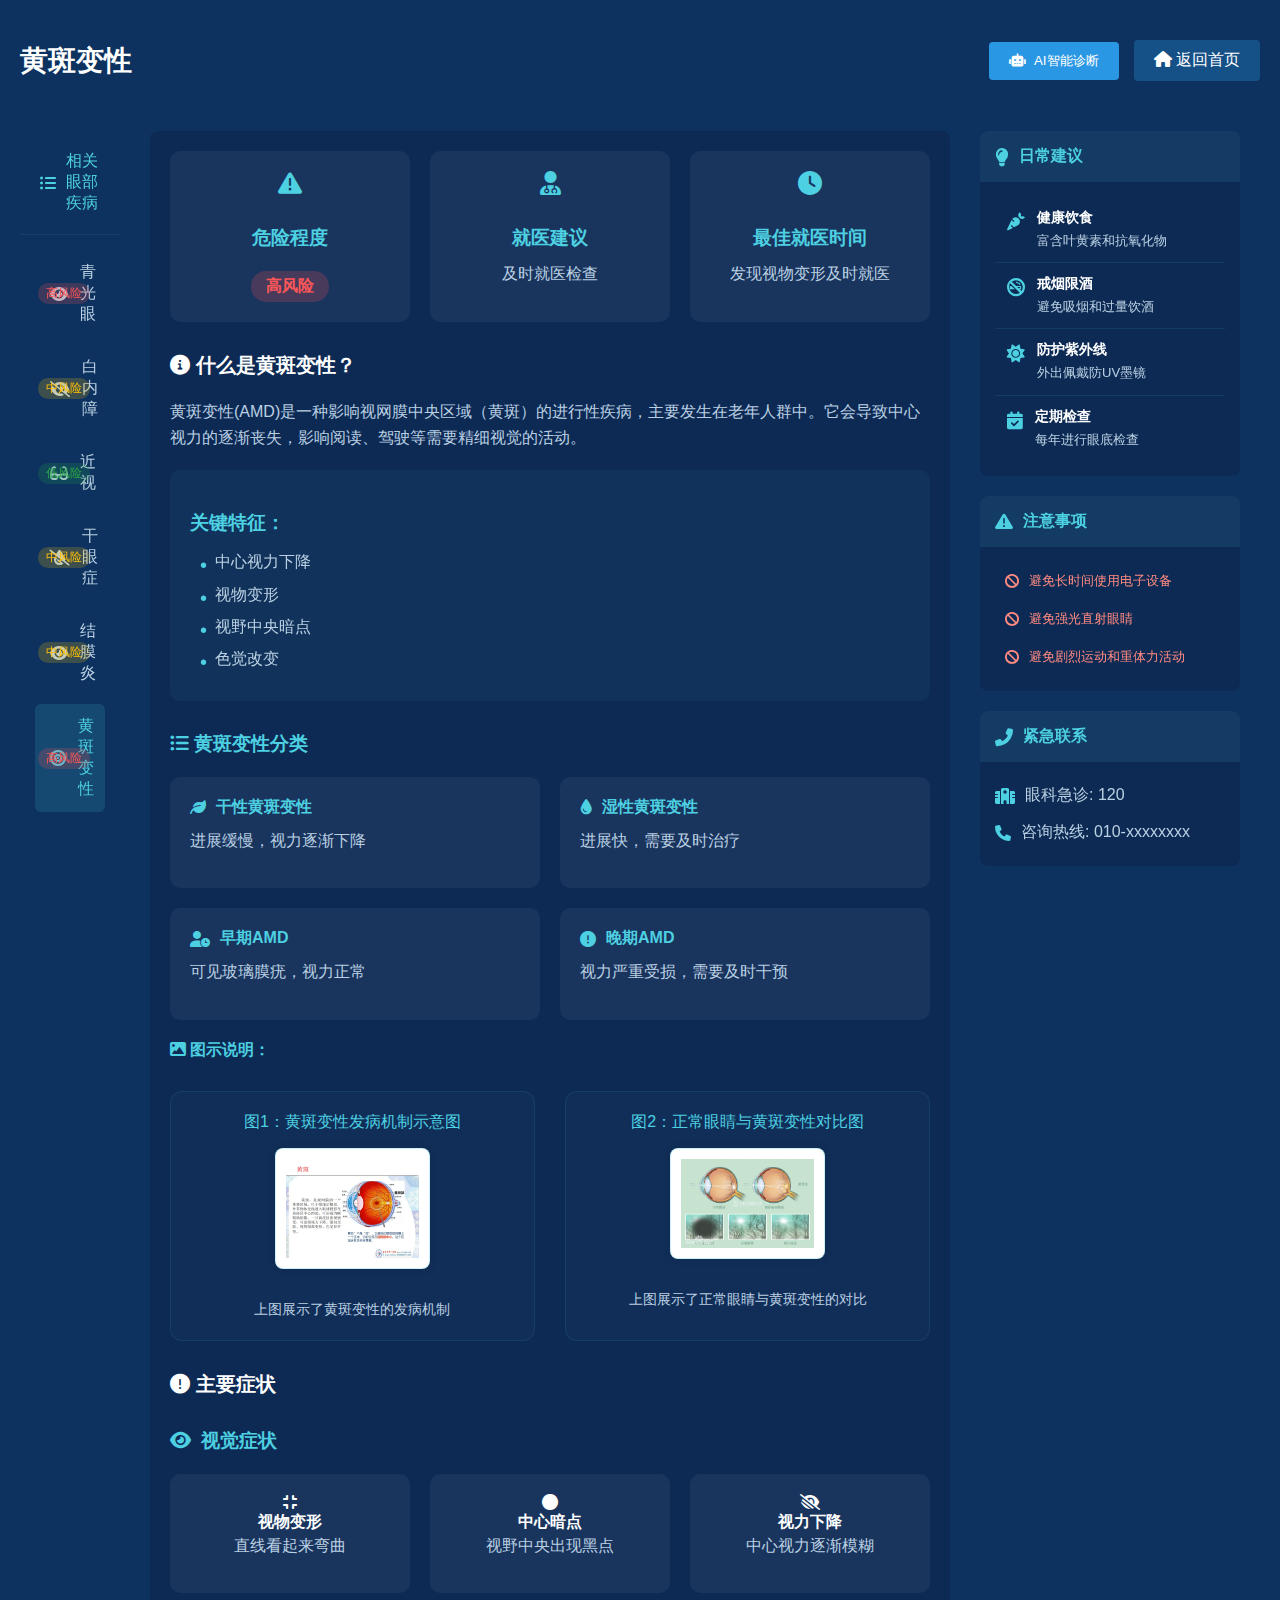
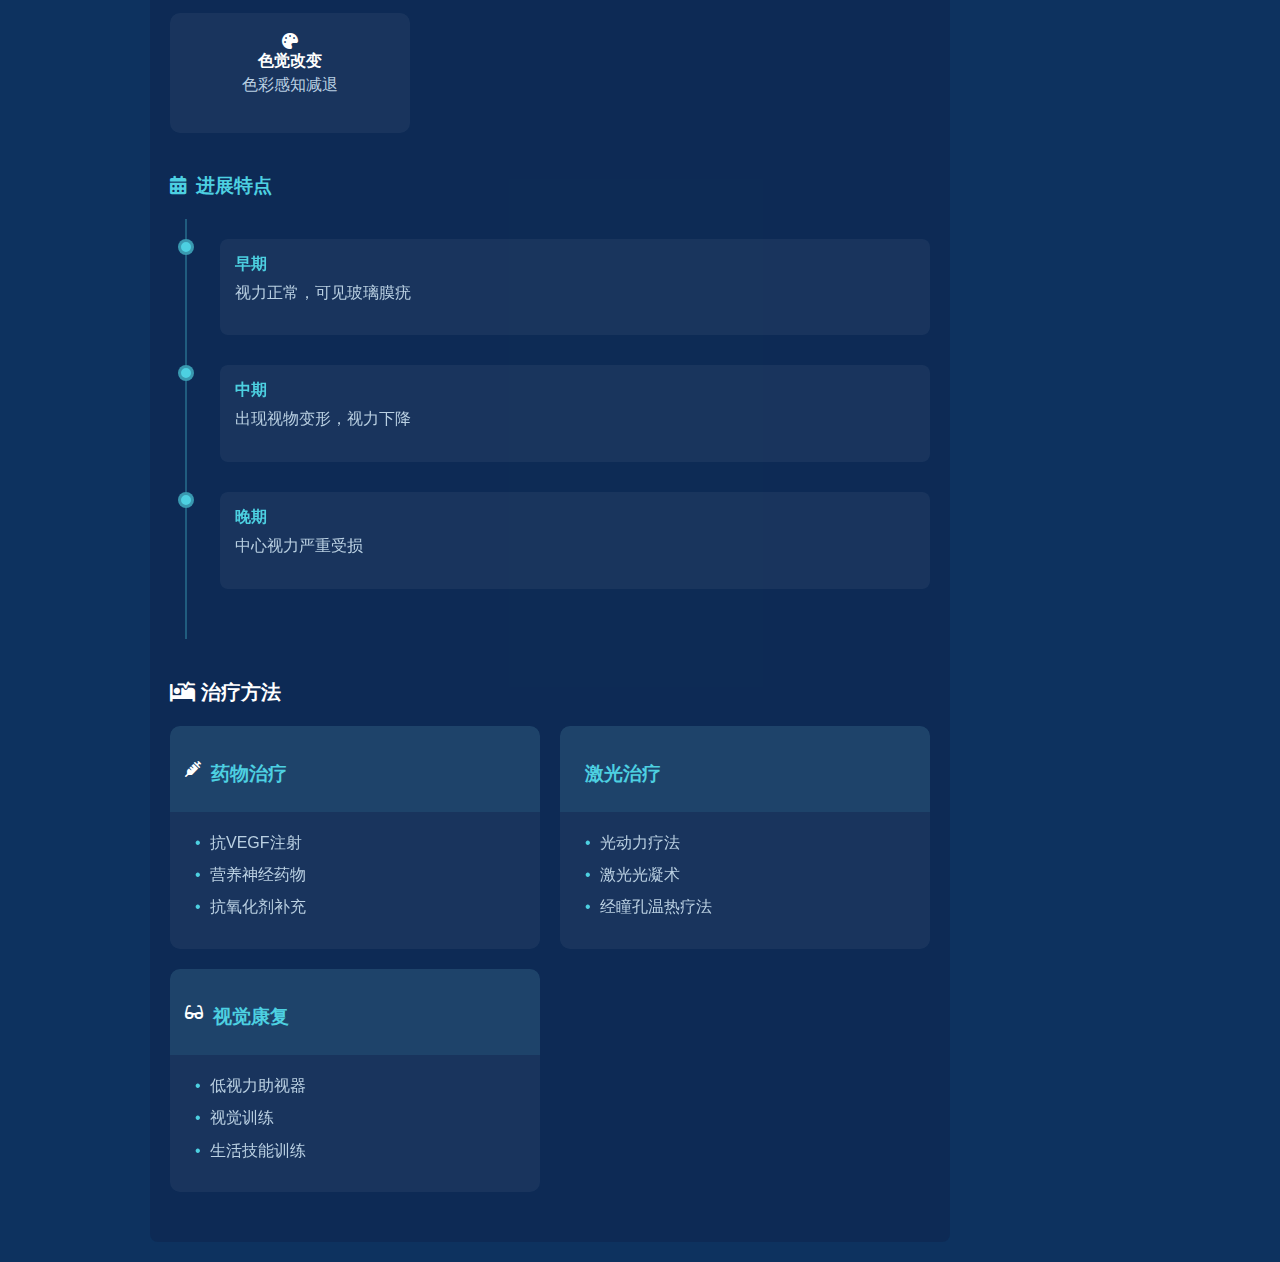
<file: ai_detection/amd.html>
<!DOCTYPE html>
<html lang="zh">
<head>
    <meta charset="UTF-8">
    <title>黄斑变性 - 眼部疾病预测中心</title>
    <link rel="stylesheet" href="css/disease-detail.css">
    <link rel="stylesheet" href="https://cdnjs.cloudflare.com/ajax/libs/font-awesome/6.0.0/css/all.min.css">
</head>
<body>
    <div class="content-body">
        <!-- Header部分 -->
        <div class="header">
            <div class="header-left">
                <span>黄斑变性</span>
            </div>
            <div class="header-right">
                <button class="action-button" onclick="window.location.href='ai-diagnosis.html'">
                    <i class="fas fa-robot"></i>
                    AI智能诊断
                </button>
                <a href="index.html" class="back-button">
                    <i class="fas fa-home"></i>
                    返回首页
                </a>
            </div>
        </div>

        <div class="content">
            <!-- 左侧导航栏 -->
            <div class="sidebar">
                <div class="sidebar-header">
                    <i class="fas fa-list-ul"></i>
                    相关眼部疾病
                </div>
                <div class="disease-nav">
                    <a href="glaucoma.html" class="disease-link">
                        <i class="fas fa-eye"></i>
                        青光眼
                        <span class="risk-badge high">高风险</span>
                    </a>
                    <a href="cataract.html" class="disease-link">
                        <i class="fas fa-eye-slash"></i>
                        白内障
                        <span class="risk-badge medium">中风险</span>
                    </a>
                    <a href="myopia.html" class="disease-link">
                        <i class="fas fa-glasses"></i>
                        近视
                        <span class="risk-badge low">低风险</span>
                    </a>
                    <a href="dry-eye.html" class="disease-link">
                        <i class="fas fa-tint-slash"></i>
                        干眼症
                        <span class="risk-badge medium">中风险</span>
                    </a>
                    <a href="conjunctivitis.html" class="disease-link">
                        <i class="fas fa-eye"></i>
                        结膜炎
                        <span class="risk-badge medium">中风险</span>
                    </a>
                    <a href="amd.html" class="disease-link active">
                        <i class="fas fa-bullseye"></i>
                        黄斑变性
                        <span class="risk-badge high">高风险</span>
                    </a>
                </div>
            </div>

            <!-- 主要内容区域 -->
            <div class="main-content">
                <div class="disease-info">
                    <!-- 快速信息卡片 -->
                    <div class="quick-info">
                        <div class="info-card">
                            <i class="fas fa-exclamation-triangle"></i>
                            <h3>危险程度</h3>
                            <div class="risk-level high">高风险</div>
                        </div>
                        <div class="info-card">
                            <i class="fas fa-user-md"></i>
                            <h3>就医建议</h3>
                            <p>及时就医检查</p>
                        </div>
                        <div class="info-card">
                            <i class="fas fa-clock"></i>
                            <h3>最佳就医时间</h3>
                            <p>发现视物变形及时就医</p>
                        </div>
                    </div>

                    <!-- 疾病介绍 -->
                    <div class="section">
                        <h2><i class="fas fa-info-circle"></i> 什么是黄斑变性？</h2>
                        <p>黄斑变性(AMD)是一种影响视网膜中央区域（黄斑）的进行性疾病，主要发生在老年人群中。它会导致中心视力的逐渐丧失，影响阅读、驾驶等需要精细视觉的活动。</p>
                        
                        <div class="key-points">
                            <h3>关键特征：</h3>
                            <ul>
                                <li>中心视力下降</li>
                                <li>视物变形</li>
                                <li>视野中央暗点</li>
                                <li>色觉改变</li>
                            </ul>
                        </div>

                        <div class="disease-types">
                            <h3><i class="fas fa-list-ul"></i> 黄斑变性分类</h3>
                            <div class="type-grid">
                                <div class="type-card">
                                    <div class="type-header">
                                        <i class="fas fa-leaf"></i>
                                        <h4>干性黄斑变性</h4>
                                    </div>
                                    <p>进展缓慢，视力逐渐下降</p>
                                </div>
                                <div class="type-card">
                                    <div class="type-header">
                                        <i class="fas fa-tint"></i>
                                        <h4>湿性黄斑变性</h4>
                                    </div>
                                    <p>进展快，需要及时治疗</p>
                                </div>
                                <div class="type-card">
                                    <div class="type-header">
                                        <i class="fas fa-user-clock"></i>
                                        <h4>早期AMD</h4>
                                    </div>
                                    <p>可见玻璃膜疣，视力正常</p>
                                </div>
                                <div class="type-card">
                                    <div class="type-header">
                                        <i class="fas fa-exclamation-circle"></i>
                                        <h4>晚期AMD</h4>
                                    </div>
                                    <p>视力严重受损，需要及时干预</p>
                                </div>
                            </div>
                        </div>

                        <div class="image-section">
                            <h3><i class="fas fa-image"></i> 图示说明：</h3>
                            <div class="disease-images">
                                <div class="disease-image">
                                    <div class="image-title">图1：黄斑变性发病机制示意图</div>
                                    <img src="image/details/amd/mechanism.png" alt="黄斑变性发病机制">
                                    <div class="image-desc">上图展示了黄斑变性的发病机制</div>
                                </div>
                                <div class="disease-image">
                                    <div class="image-title">图2：正常眼睛与黄斑变性对比图</div>
                                    <img src="image/details/amd/compare.png" alt="正常眼睛与黄斑变性对比">
                                    <div class="image-desc">上图展示了正常眼睛与黄斑变性的对比</div>
                                </div>
                            </div>
                        </div>
                    </div>

                    <!-- 症状部分 -->
                    <div class="section">
                        <h2><i class="fas fa-exclamation-circle"></i> 主要症状</h2>
                        
                        <div class="symptoms-categories">
                            <div class="category">
                                <h3><i class="fas fa-eye"></i> 视觉症状</h3>
                                <div class="symptoms-grid">
                                    <div class="symptom-card">
                                        <i class="fas fa-compress"></i>
                                        <h4>视物变形</h4>
                                        <p>直线看起来弯曲</p>
                                    </div>
                                    <div class="symptom-card">
                                        <i class="fas fa-circle"></i>
                                        <h4>中心暗点</h4>
                                        <p>视野中央出现黑点</p>
                                    </div>
                                    <div class="symptom-card">
                                        <i class="fas fa-low-vision"></i>
                                        <h4>视力下降</h4>
                                        <p>中心视力逐渐模糊</p>
                                    </div>
                                    <div class="symptom-card">
                                        <i class="fas fa-palette"></i>
                                        <h4>色觉改变</h4>
                                        <p>色彩感知减退</p>
                                    </div>
                                </div>
                            </div>

                            <div class="category">
                                <h3><i class="fas fa-calendar-alt"></i> 进展特点</h3>
                                <div class="progress-timeline">
                                    <div class="timeline-item">
                                        <div class="timeline-point"></div>
                                        <div class="timeline-content">
                                            <h4>早期</h4>
                                            <p>视力正常，可见玻璃膜疣</p>
                                        </div>
                                    </div>
                                    <div class="timeline-item">
                                        <div class="timeline-point"></div>
                                        <div class="timeline-content">
                                            <h4>中期</h4>
                                            <p>出现视物变形，视力下降</p>
                                        </div>
                                    </div>
                                    <div class="timeline-item">
                                        <div class="timeline-point"></div>
                                        <div class="timeline-content">
                                            <h4>晚期</h4>
                                            <p>中心视力严重受损</p>
                                        </div>
                                    </div>
                                </div>
                            </div>
                        </div>
                    </div>

                    <!-- 治疗方法 -->
                    <div class="section">
                        <h2><i class="fas fa-procedures"></i> 治疗方法</h2>
                        <div class="treatment-methods">
                            <div class="treatment-card">
                                <div class="card-header">
                                    <i class="fas fa-syringe"></i>
                                    <h3>药物治疗</h3>
                                </div>
                                <div class="card-content">
                                    <ul>
                                        <li>抗VEGF注射</li>
                                        <li>营养神经药物</li>
                                        <li>抗氧化剂补充</li>
                                    </ul>
                                </div>
                            </div>
                            <div class="treatment-card">
                                <div class="card-header">
                                    <i class="fas fa-laser"></i>
                                    <h3>激光治疗</h3>
                                </div>
                                <div class="card-content">
                                    <ul>
                                        <li>光动力疗法</li>
                                        <li>激光光凝术</li>
                                        <li>经瞳孔温热疗法</li>
                                    </ul>
                                </div>
                            </div>
                            <div class="treatment-card">
                                <div class="card-header">
                                    <i class="fas fa-glasses"></i>
                                    <h3>视觉康复</h3>
                                </div>
                                <div class="card-content">
                                    <ul>
                                        <li>低视力助视器</li>
                                        <li>视觉训练</li>
                                        <li>生活技能训练</li>
                                    </ul>
                                </div>
                            </div>
                        </div>
                    </div>
                </div>
            </div>

            <!-- 右侧建议栏 -->
            <div class="advice-sidebar">
                <div class="advice-section">
                    <div class="advice-header">
                        <i class="fas fa-lightbulb"></i>
                        <h3>日常建议</h3>
                    </div>
                    <div class="advice-list">
                        <div class="advice-item">
                            <i class="fas fa-carrot"></i>
                            <div class="advice-content">
                                <h4>健康饮食</h4>
                                <p>富含叶黄素和抗氧化物</p>
                            </div>
                        </div>
                        <div class="advice-item">
                            <i class="fas fa-smoking-ban"></i>
                            <div class="advice-content">
                                <h4>戒烟限酒</h4>
                                <p>避免吸烟和过量饮酒</p>
                            </div>
                        </div>
                        <div class="advice-item">
                            <i class="fas fa-sun"></i>
                            <div class="advice-content">
                                <h4>防护紫外线</h4>
                                <p>外出佩戴防UV墨镜</p>
                            </div>
                        </div>
                        <div class="advice-item">
                            <i class="fas fa-calendar-check"></i>
                            <div class="advice-content">
                                <h4>定期检查</h4>
                                <p>每年进行眼底检查</p>
                            </div>
                        </div>
                    </div>
                </div>

                <div class="advice-section">
                    <div class="advice-header">
                        <i class="fas fa-exclamation-triangle"></i>
                        <h3>注意事项</h3>
                    </div>
                    <div class="warning-list">
                        <div class="warning-item">
                            <i class="fas fa-ban"></i>
                            <p>避免长时间使用电子设备</p>
                        </div>
                        <div class="warning-item">
                            <i class="fas fa-ban"></i>
                            <p>避免强光直射眼睛</p>
                        </div>
                        <div class="warning-item">
                            <i class="fas fa-ban"></i>
                            <p>避免剧烈运动和重体力活动</p>
                        </div>
                    </div>
                </div>

                <div class="emergency-contact">
                    <div class="advice-header">
                        <i class="fas fa-phone-alt"></i>
                        <h3>紧急联系</h3>
                    </div>
                    <div class="contact-info">
                        <p><i class="fas fa-hospital-alt"></i> 眼科急诊: 120</p>
                        <p><i class="fas fa-phone"></i> 咨询热线: 010-xxxxxxxx</p>
                    </div>
                </div>
            </div>
        </div>
    </div>

    <script>
        document.addEventListener('DOMContentLoaded', function() {
            // 添加平滑滚动效果
            document.querySelectorAll('a[href^="#"]').forEach(anchor => {
                anchor.addEventListener('click', function (e) {
                    e.preventDefault();
                    document.querySelector(this.getAttribute('href')).scrollIntoView({
                        behavior: 'smooth'
                    });
                });
            });
        });
    </script>
</body>
</html>
</file>
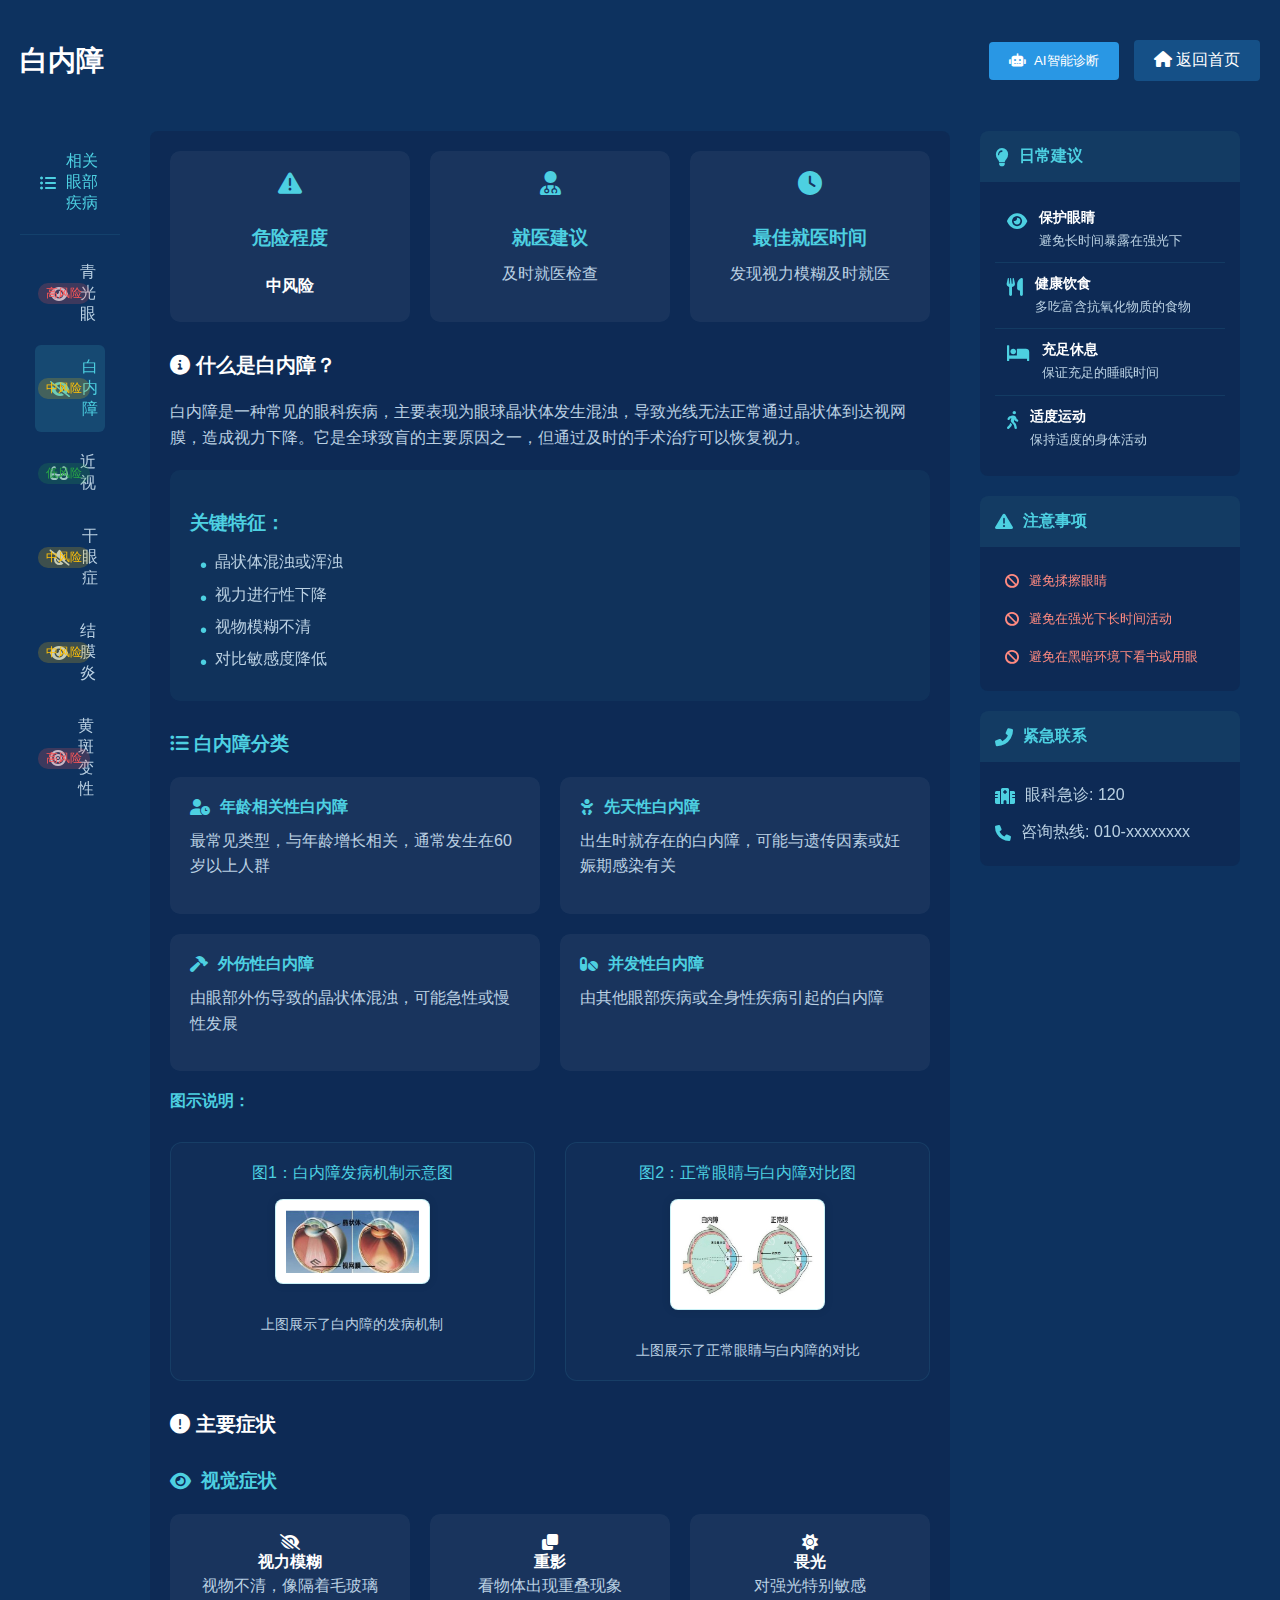
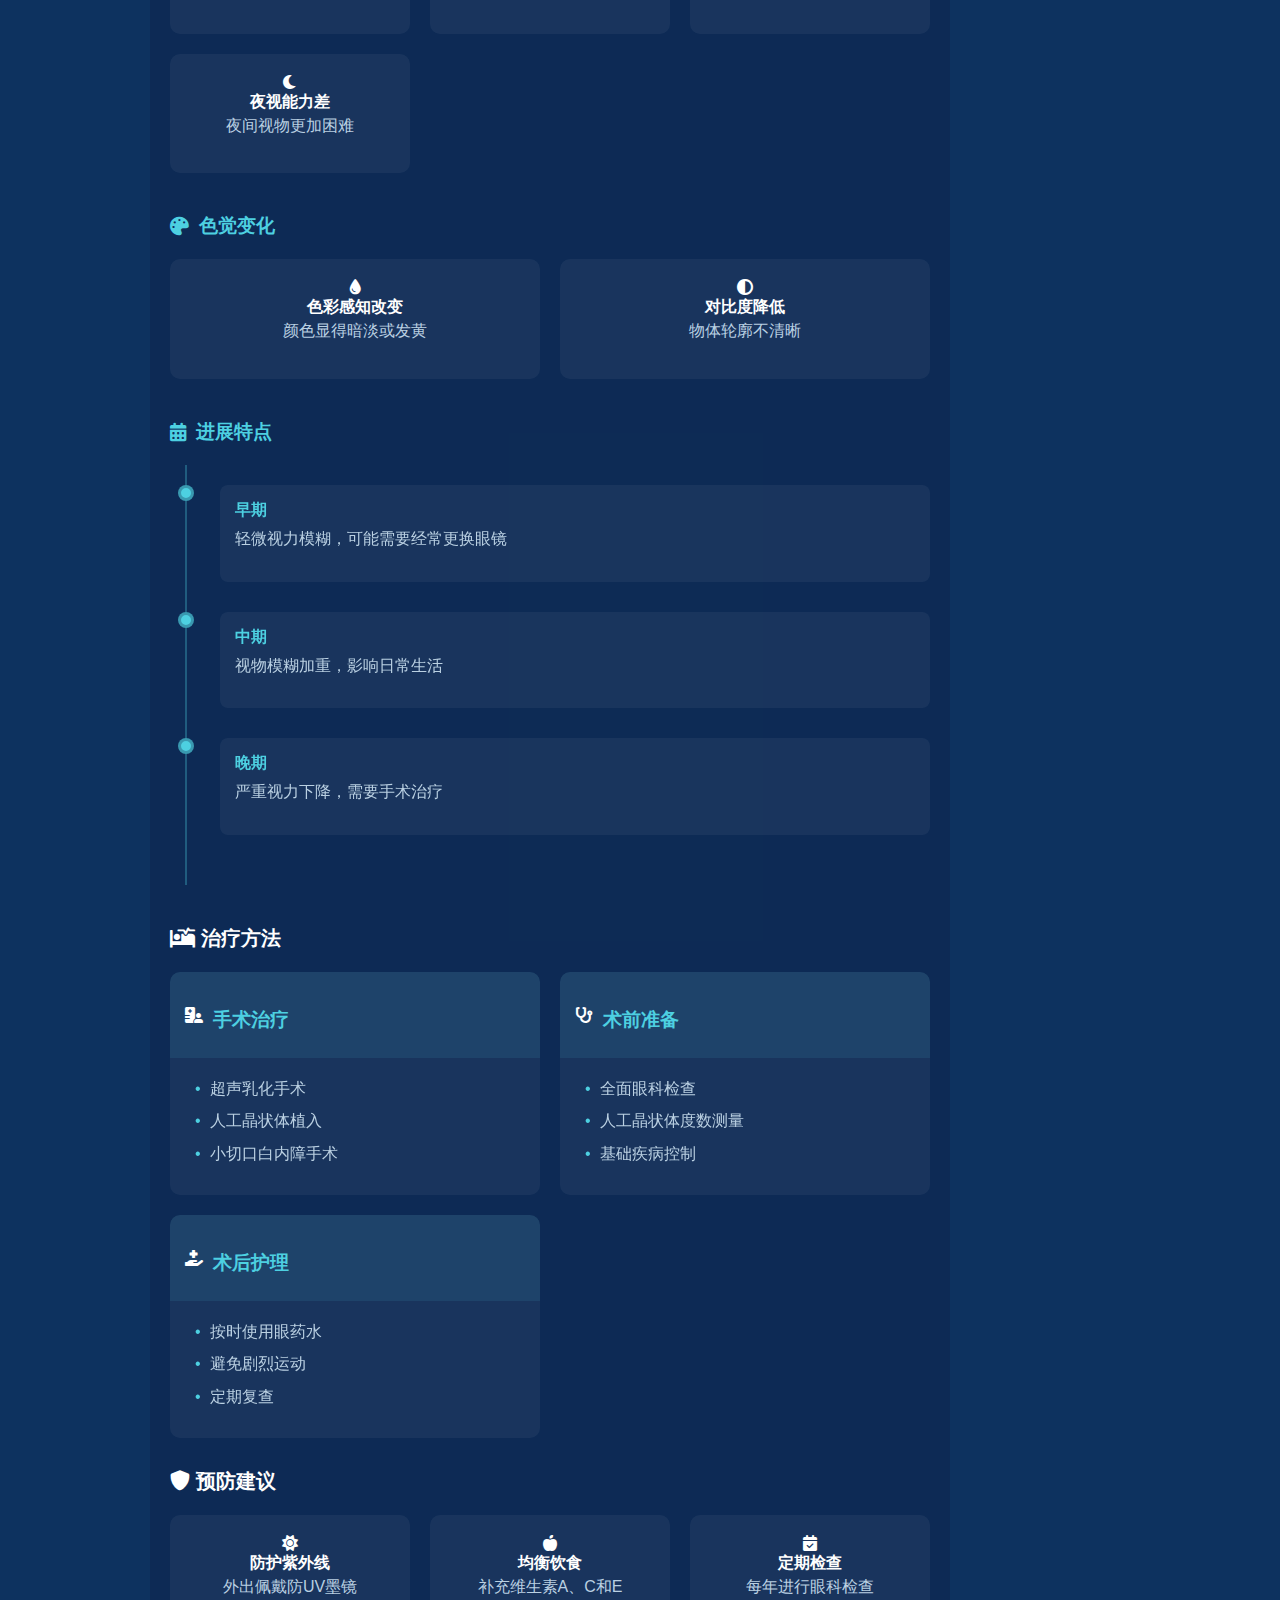
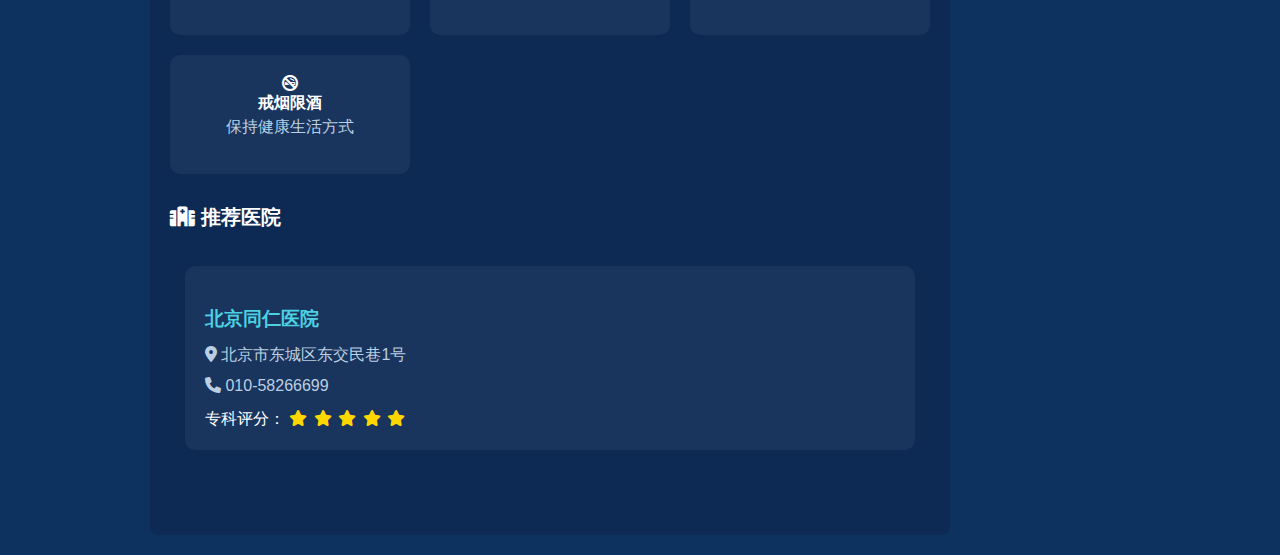
<file: ai_detection/cataract.html>
<!DOCTYPE html>
<html lang="zh">
<head>
    <meta charset="UTF-8">
    <title>白内障 - 眼部疾病预测中心</title>
    <link rel="stylesheet" href="css/disease-detail.css">
    <link rel="stylesheet" href="https://cdnjs.cloudflare.com/ajax/libs/font-awesome/6.0.0/css/all.min.css">
</head>
<body>
    <div class="content-body">
        <div class="header">
            <div class="header-left">
                <span>白内障</span>
            </div>
            <div class="header-right">
                <button class="action-button" onclick="window.location.href='ai-diagnosis.html'">
                    <i class="fas fa-robot"></i>
                    AI智能诊断
                </button>
                <a href="index.html" class="back-button">
                    <i class="fas fa-home"></i>
                    返回首页
                </a>
            </div>
        </div>

        <div class="content">
            <!-- 左侧导航栏 -->
            <div class="sidebar">
                <div class="sidebar-header">
                    <i class="fas fa-list-ul"></i>
                    相关眼部疾病
                </div>
                <div class="disease-nav">
                    <a href="glaucoma.html" class="disease-link">
                        <i class="fas fa-eye"></i>
                        青光眼
                        <span class="risk-badge high">高风险</span>
                    </a>
                    <a href="cataract.html" class="disease-link active">
                        <i class="fas fa-eye-slash"></i>
                        白内障
                        <span class="risk-badge medium">中风险</span>
                    </a>
                    <a href="myopia.html" class="disease-link">
                        <i class="fas fa-glasses"></i>
                        近视
                        <span class="risk-badge low">低风险</span>
                    </a>
                    <a href="dry-eye.html" class="disease-link">
                        <i class="fas fa-tint-slash"></i>
                        干眼症
                        <span class="risk-badge medium">中风险</span>
                    </a>
                    <a href="conjunctivitis.html" class="disease-link">
                        <i class="fas fa-eye"></i>
                        结膜炎
                        <span class="risk-badge medium">中风险</span>
                    </a>
                    <a href="amd.html" class="disease-link">
                        <i class="fas fa-bullseye"></i>
                        黄斑变性
                        <span class="risk-badge high">高风险</span>
                    </a>
                </div>
            </div>

            <!-- 主要内容区域 -->
            <div class="main-content">
                <div class="disease-info">
                    <!-- 快速信息卡片 -->
                    <div class="quick-info">
                        <div class="info-card">
                            <i class="fas fa-exclamation-triangle"></i>
                            <h3>危险程度</h3>
                            <div class="risk-level medium">中风险</div>
                        </div>
                        <div class="info-card">
                            <i class="fas fa-user-md"></i>
                            <h3>就医建议</h3>
                            <p>及时就医检查</p>
                        </div>
                        <div class="info-card">
                            <i class="fas fa-clock"></i>
                            <h3>最佳就医时间</h3>
                            <p>发现视力模糊及时就医</p>
                        </div>
                    </div>

                    <!-- 疾病介绍 -->
                    <div class="section">
                        <h2><i class="fas fa-info-circle"></i> 什么是白内障？</h2>
                        <p>白内障是一种常见的眼科疾病，主要表现为眼球晶状体发生混浊，导致光线无法正常通过晶状体到达视网膜，造成视力下降。它是全球致盲的主要原因之一，但通过及时的手术治疗可以恢复视力。</p>
                        
                        <div class="key-points">
                            <h3>关键特征：</h3>
                            <ul>
                                <li>晶状体混浊或浑浊</li>
                                <li>视力进行性下降</li>
                                <li>视物模糊不清</li>
                                <li>对比敏感度降低</li>
                            </ul>
                        </div>

                        <div class="disease-types">
                            <h3><i class="fas fa-list-ul"></i> 白内障分类</h3>
                            <div class="type-grid">
                                <div class="type-card">
                                    <div class="type-header">
                                        <i class="fas fa-user-clock"></i>
                                        <h4>年龄相关性白内障</h4>
                                    </div>
                                    <p>最常见类型，与年龄增长相关，通常发生在60岁以上人群</p>
                                </div>
                                <div class="type-card">
                                    <div class="type-header">
                                        <i class="fas fa-baby"></i>
                                        <h4>先天性白内障</h4>
                                    </div>
                                    <p>出生时就存在的白内障，可能与遗传因素或妊娠期感染有关</p>
                                </div>
                                <div class="type-card">
                                    <div class="type-header">
                                        <i class="fas fa-hammer"></i>
                                        <h4>外伤性白内障</h4>
                                    </div>
                                    <p>由眼部外伤导致的晶状体混浊，可能急性或慢性发展</p>
                                </div>
                                <div class="type-card">
                                    <div class="type-header">
                                        <i class="fas fa-pills"></i>
                                        <h4>并发性白内障</h4>
                                    </div>
                                    <p>由其他眼部疾病或全身性疾病引起的白内障</p>
                                </div>
                            </div>
                        </div>

                        <div class="image-section">
                            <h3>图示说明：</h3>
                            <div class="disease-images">
                                <div class="disease-image">
                                    <div class="image-title">图1：白内障发病机制示意图</div>
                                    <img src="image/details/cataract/mechanism.png" alt="白内障发病机制">
                                    <div class="image-desc">上图展示了白内障的发病机制</div>
                                </div>
                                <div class="disease-image">
                                    <div class="image-title">图2：正常眼睛与白内障对比图</div>
                                    <img src="image/details/cataract/compare.png" alt="正常眼睛与白内障对比">
                                    <div class="image-desc">上图展示了正常眼睛与白内障的对比</div>
                                </div>
                            </div>
                        </div>
                    </div>

                    <!-- 症状 -->
                    <div class="section">
                        <h2><i class="fas fa-exclamation-circle"></i> 主要症状</h2>
                        
                        <div class="symptoms-categories">
                            <div class="category">
                                <h3><i class="fas fa-eye"></i> 视觉症状</h3>
                                <div class="symptoms-grid">
                                    <div class="symptom-card">
                                        <i class="fas fa-low-vision"></i>
                                        <h4>视力模糊</h4>
                                        <p>视物不清，像隔着毛玻璃</p>
                                    </div>
                                    <div class="symptom-card">
                                        <i class="fas fa-clone"></i>
                                        <h4>重影</h4>
                                        <p>看物体出现重叠现象</p>
                                    </div>
                                    <div class="symptom-card">
                                        <i class="fas fa-sun"></i>
                                        <h4>畏光</h4>
                                        <p>对强光特别敏感</p>
                                    </div>
                                    <div class="symptom-card">
                                        <i class="fas fa-moon"></i>
                                        <h4>夜视能力差</h4>
                                        <p>夜间视物更加困难</p>
                                    </div>
                                </div>
                            </div>

                            <div class="category">
                                <h3><i class="fas fa-palette"></i> 色觉变化</h3>
                                <div class="symptoms-grid">
                                    <div class="symptom-card">
                                        <i class="fas fa-tint"></i>
                                        <h4>色彩感知改变</h4>
                                        <p>颜色显得暗淡或发黄</p>
                                    </div>
                                    <div class="symptom-card">
                                        <i class="fas fa-adjust"></i>
                                        <h4>对比度降低</h4>
                                        <p>物体轮廓不清晰</p>
                                    </div>
                                </div>
                            </div>

                            <div class="category">
                                <h3><i class="fas fa-calendar-alt"></i> 进展特点</h3>
                                <div class="progress-timeline">
                                    <div class="timeline-item">
                                        <div class="timeline-point"></div>
                                        <div class="timeline-content">
                                            <h4>早期</h4>
                                            <p>轻微视力模糊，可能需要经常更换眼镜</p>
                                        </div>
                                    </div>
                                    <div class="timeline-item">
                                        <div class="timeline-point"></div>
                                        <div class="timeline-content">
                                            <h4>中期</h4>
                                            <p>视物模糊加重，影响日常生活</p>
                                        </div>
                                    </div>
                                    <div class="timeline-item">
                                        <div class="timeline-point"></div>
                                        <div class="timeline-content">
                                            <h4>晚期</h4>
                                            <p>严重视力下降，需要手术治疗</p>
                                        </div>
                                    </div>
                                </div>
                            </div>
                        </div>
                    </div>

                    <!-- 治疗方法 -->
                    <div class="section">
                        <h2><i class="fas fa-procedures"></i> 治疗方法</h2>
                        <div class="treatment-methods">
                            <div class="treatment-card">
                                <div class="card-header">
                                    <i class="fas fa-hospital-user"></i>
                                    <h3>手术治疗</h3>
                                </div>
                                <div class="card-content">
                                    <ul>
                                        <li>超声乳化手术</li>
                                        <li>人工晶状体植入</li>
                                        <li>小切口白内障手术</li>
                                    </ul>
                                </div>
                            </div>
                            <div class="treatment-card">
                                <div class="card-header">
                                    <i class="fas fa-stethoscope"></i>
                                    <h3>术前准备</h3>
                                </div>
                                <div class="card-content">
                                    <ul>
                                        <li>全面眼科检查</li>
                                        <li>人工晶状体度数测量</li>
                                        <li>基础疾病控制</li>
                                    </ul>
                                </div>
                            </div>
                            <div class="treatment-card">
                                <div class="card-header">
                                    <i class="fas fa-hand-holding-medical"></i>
                                    <h3>术后护理</h3>
                                </div>
                                <div class="card-content">
                                    <ul>
                                        <li>按时使用眼药水</li>
                                        <li>避免剧烈运动</li>
                                        <li>定期复查</li>
                                    </ul>
                                </div>
                            </div>
                        </div>
                    </div>

                    <!-- 预防建议 -->
                    <div class="section">
                        <h2><i class="fas fa-shield-alt"></i> 预防建议</h2>
                        <div class="prevention-tips">
                            <div class="tip">
                                <i class="fas fa-sun"></i>
                                <h4>防护紫外线</h4>
                                <p>外出佩戴防UV墨镜</p>
                            </div>
                            <div class="tip">
                                <i class="fas fa-apple-alt"></i>
                                <h4>均衡饮食</h4>
                                <p>补充维生素A、C和E</p>
                            </div>
                            <div class="tip">
                                <i class="fas fa-calendar-check"></i>
                                <h4>定期检查</h4>
                                <p>每年进行眼科检查</p>
                            </div>
                            <div class="tip">
                                <i class="fas fa-smoking-ban"></i>
                                <h4>戒烟限酒</h4>
                                <p>保持健康生活方式</p>
                            </div>
                        </div>
                    </div>

                    <!-- 推荐医院 -->
                    <div class="section">
                        <h2><i class="fas fa-hospital"></i> 推荐医院</h2>
                        <div class="hospital-list">
                            <div class="hospital-card">
                                <h3>北京同仁医院</h3>
                                <div class="hospital-info">
                                    <p><i class="fas fa-map-marker-alt"></i> 北京市东城区东交民巷1号</p>
                                    <p><i class="fas fa-phone"></i> 010-58266699</p>
                                    <div class="rating">
                                        <span>专科评分：</span>
                                        <i class="fas fa-star"></i>
                                        <i class="fas fa-star"></i>
                                        <i class="fas fa-star"></i>
                                        <i class="fas fa-star"></i>
                                        <i class="fas fa-star"></i>
                                    </div>
                                </div>
                            </div>
                        </div>
                    </div>
                </div>
            </div>

            <!-- 右侧建议栏 -->
            <div class="advice-sidebar">
                <div class="advice-section">
                    <div class="advice-header">
                        <i class="fas fa-lightbulb"></i>
                        <h3>日常建议</h3>
                    </div>
                    <div class="advice-list">
                        <div class="advice-item">
                            <i class="fas fa-eye"></i>
                            <div class="advice-content">
                                <h4>保护眼睛</h4>
                                <p>避免长时间暴露在强光下</p>
                            </div>
                        </div>
                        <div class="advice-item">
                            <i class="fas fa-utensils"></i>
                            <div class="advice-content">
                                <h4>健康饮食</h4>
                                <p>多吃富含抗氧化物质的食物</p>
                            </div>
                        </div>
                        <div class="advice-item">
                            <i class="fas fa-bed"></i>
                            <div class="advice-content">
                                <h4>充足休息</h4>
                                <p>保证充足的睡眠时间</p>
                            </div>
                        </div>
                        <div class="advice-item">
                            <i class="fas fa-walking"></i>
                            <div class="advice-content">
                                <h4>适度运动</h4>
                                <p>保持适度的身体活动</p>
                            </div>
                        </div>
                    </div>
                </div>

                <div class="advice-section">
                    <div class="advice-header">
                        <i class="fas fa-exclamation-triangle"></i>
                        <h3>注意事项</h3>
                    </div>
                    <div class="warning-list">
                        <div class="warning-item">
                            <i class="fas fa-ban"></i>
                            <p>避免揉擦眼睛</p>
                        </div>
                        <div class="warning-item">
                            <i class="fas fa-ban"></i>
                            <p>避免在强光下长时间活动</p>
                        </div>
                        <div class="warning-item">
                            <i class="fas fa-ban"></i>
                            <p>避免在黑暗环境下看书或用眼</p>
                        </div>
                    </div>
                </div>

                <div class="emergency-contact">
                    <div class="advice-header">
                        <i class="fas fa-phone-alt"></i>
                        <h3>紧急联系</h3>
                    </div>
                    <div class="contact-info">
                        <p><i class="fas fa-hospital-alt"></i> 眼科急诊: 120</p>
                        <p><i class="fas fa-phone"></i> 咨询热线: 010-xxxxxxxx</p>
                    </div>
                </div>
            </div>
        </div>
    </div>

    <script>
        document.addEventListener('DOMContentLoaded', function() {
            // 添加平滑滚动效果
            document.querySelectorAll('a[href^="#"]').forEach(anchor => {
                anchor.addEventListener('click', function (e) {
                    e.preventDefault();
                    document.querySelector(this.getAttribute('href')).scrollIntoView({
                        behavior: 'smooth'
                    });
                });
            });
        });
    </script>
</body>
</html>
</file>
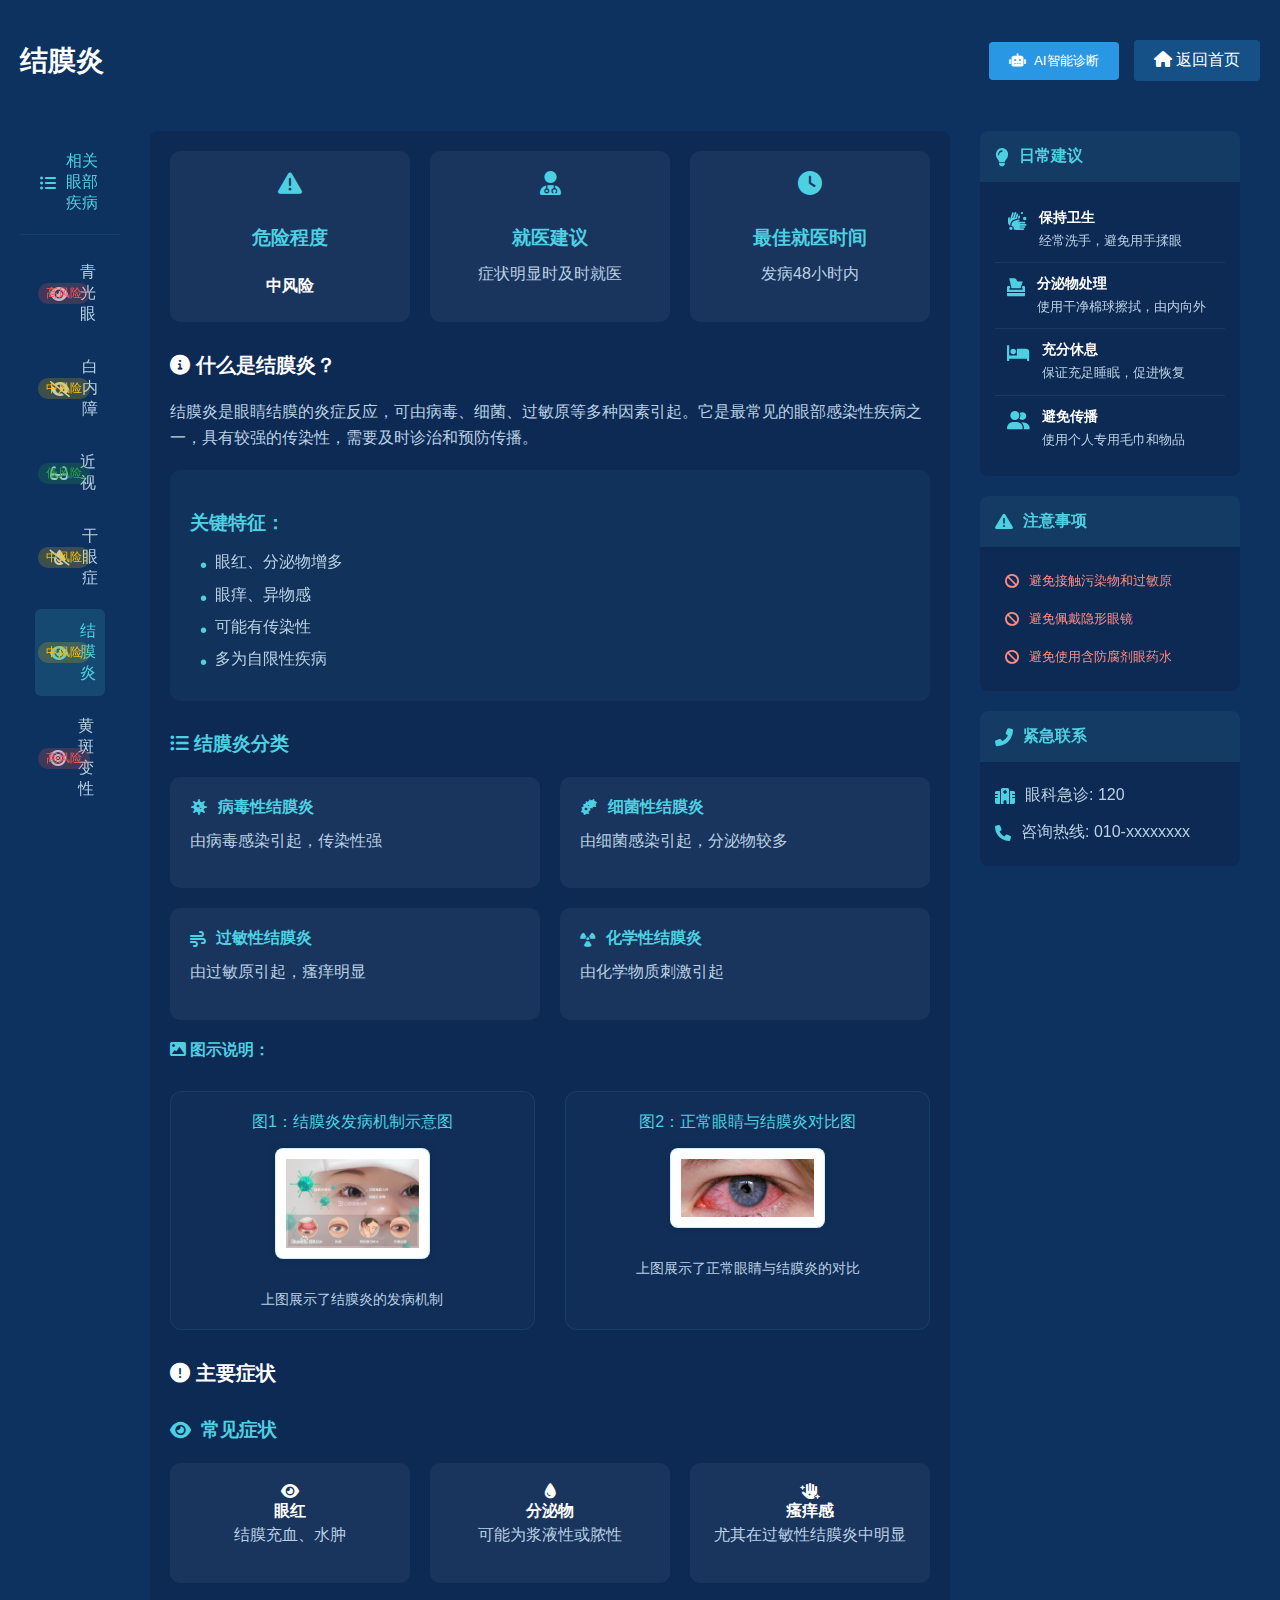
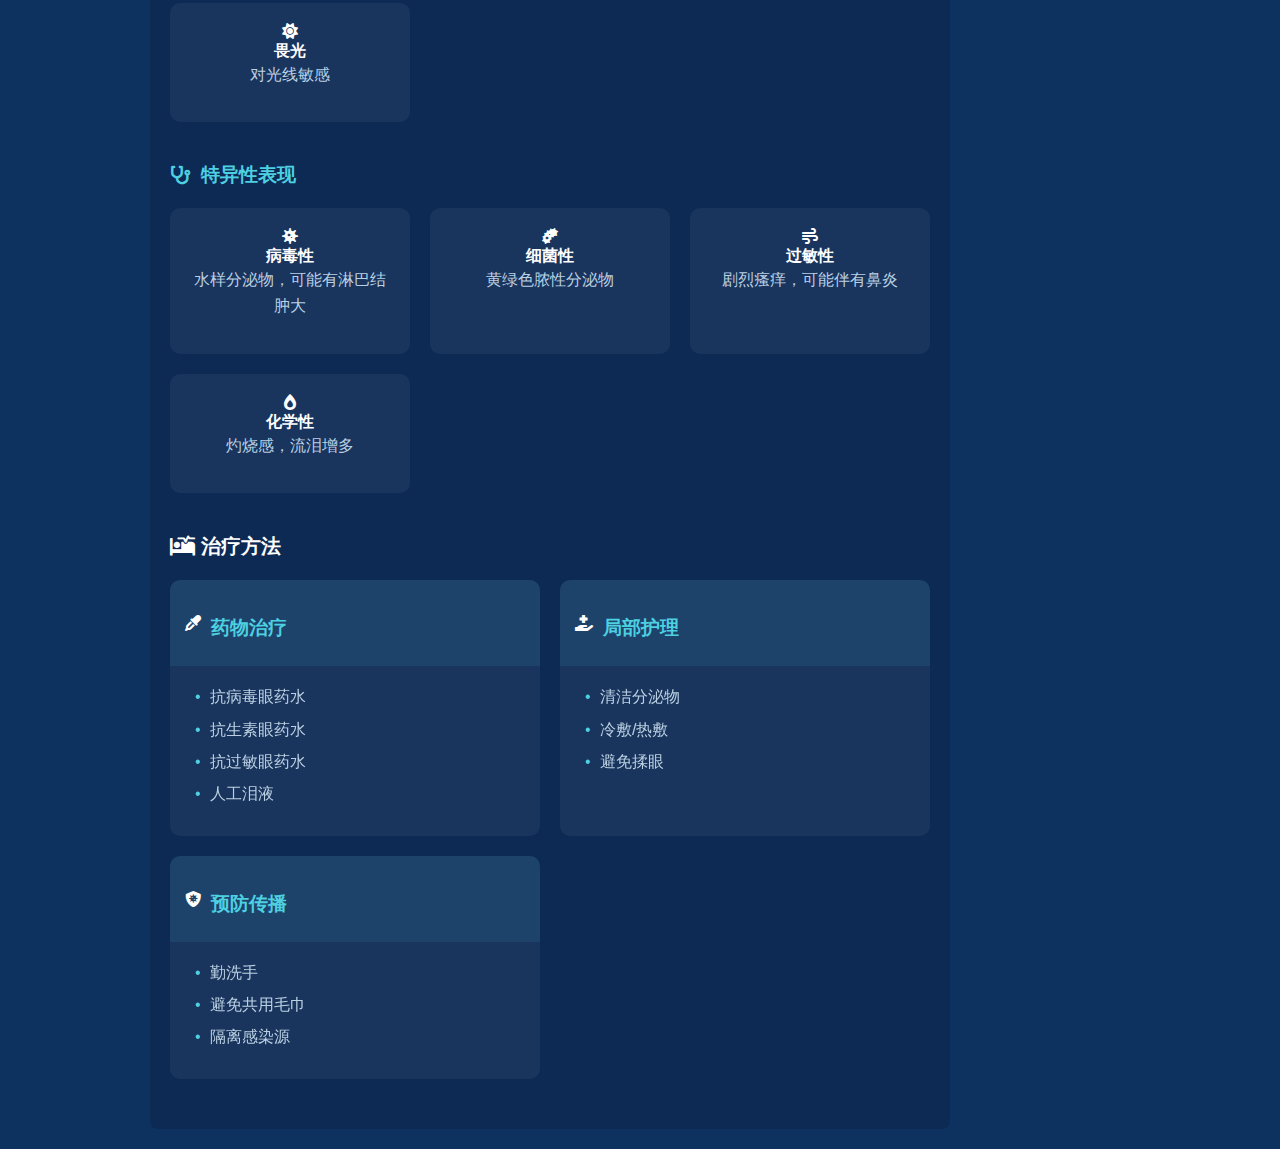
<file: ai_detection/conjunctivitis.html>
<!DOCTYPE html>
<html lang="zh">
<head>
    <meta charset="UTF-8">
    <title>结膜炎 - 眼部疾病预测中心</title>
    <link rel="stylesheet" href="css/disease-detail.css">
    <link rel="stylesheet" href="https://cdnjs.cloudflare.com/ajax/libs/font-awesome/6.0.0/css/all.min.css">
</head>
<body>
    <div class="content-body">
        <!-- Header部分 -->
        <div class="header">
            <div class="header-left">
                <span>结膜炎</span>
            </div>
            <div class="header-right">
                <button class="action-button" onclick="window.location.href='ai-diagnosis.html'">
                    <i class="fas fa-robot"></i>
                    AI智能诊断
                </button>
                <a href="index.html" class="back-button">
                    <i class="fas fa-home"></i>
                    返回首页
                </a>
            </div>
        </div>

        <div class="content">
            <!-- 左侧导航栏 -->
            <div class="sidebar">
                <div class="sidebar-header">
                    <i class="fas fa-list-ul"></i>
                    相关眼部疾病
                </div>
                <div class="disease-nav">
                    <a href="glaucoma.html" class="disease-link">
                        <i class="fas fa-eye"></i>
                        青光眼
                        <span class="risk-badge high">高风险</span>
                    </a>
                    <a href="cataract.html" class="disease-link">
                        <i class="fas fa-eye-slash"></i>
                        白内障
                        <span class="risk-badge medium">中风险</span>
                    </a>
                    <a href="myopia.html" class="disease-link">
                        <i class="fas fa-glasses"></i>
                        近视
                        <span class="risk-badge low">低风险</span>
                    </a>
                    <a href="dry-eye.html" class="disease-link">
                        <i class="fas fa-tint-slash"></i>
                        干眼症
                        <span class="risk-badge medium">中风险</span>
                    </a>
                    <a href="conjunctivitis.html" class="disease-link active">
                        <i class="fas fa-eye"></i>
                        结膜炎
                        <span class="risk-badge medium">中风险</span>
                    </a>
                    <a href="amd.html" class="disease-link">
                        <i class="fas fa-bullseye"></i>
                        黄斑变性
                        <span class="risk-badge high">高风险</span>
                    </a>
                </div>
            </div>

            <!-- 主要内容区域 -->
            <div class="main-content">
                <div class="disease-info">
                    <!-- 快速信息卡片 -->
                    <div class="quick-info">
                        <div class="info-card">
                            <i class="fas fa-exclamation-triangle"></i>
                            <h3>危险程度</h3>
                            <div class="risk-level medium">中风险</div>
                        </div>
                        <div class="info-card">
                            <i class="fas fa-user-md"></i>
                            <h3>就医建议</h3>
                            <p>症状明显时及时就医</p>
                        </div>
                        <div class="info-card">
                            <i class="fas fa-clock"></i>
                            <h3>最佳就医时间</h3>
                            <p>发病48小时内</p>
                        </div>
                    </div>

                    <!-- 疾病介绍 -->
                    <div class="section">
                        <h2><i class="fas fa-info-circle"></i> 什么是结膜炎？</h2>
                        <p>结膜炎是眼睛结膜的炎症反应，可由病毒、细菌、过敏原等多种因素引起。它是最常见的眼部感染性疾病之一，具有较强的传染性，需要及时诊治和预防传播。</p>
                        
                        <div class="key-points">
                            <h3>关键特征：</h3>
                            <ul>
                                <li>眼红、分泌物增多</li>
                                <li>眼痒、异物感</li>
                                <li>可能有传染性</li>
                                <li>多为自限性疾病</li>
                            </ul>
                        </div>

                        <div class="disease-types">
                            <h3><i class="fas fa-list-ul"></i> 结膜炎分类</h3>
                            <div class="type-grid">
                                <div class="type-card">
                                    <div class="type-header">
                                        <i class="fas fa-virus"></i>
                                        <h4>病毒性结膜炎</h4>
                                    </div>
                                    <p>由病毒感染引起，传染性强</p>
                                </div>
                                <div class="type-card">
                                    <div class="type-header">
                                        <i class="fas fa-bacterium"></i>
                                        <h4>细菌性结膜炎</h4>
                                    </div>
                                    <p>由细菌感染引起，分泌物较多</p>
                                </div>
                                <div class="type-card">
                                    <div class="type-header">
                                        <i class="fas fa-wind"></i>
                                        <h4>过敏性结膜炎</h4>
                                    </div>
                                    <p>由过敏原引起，瘙痒明显</p>
                                </div>
                                <div class="type-card">
                                    <div class="type-header">
                                        <i class="fas fa-radiation"></i>
                                        <h4>化学性结膜炎</h4>
                                    </div>
                                    <p>由化学物质刺激引起</p>
                                </div>
                            </div>
                        </div>

                        <div class="image-section">
                            <h3><i class="fas fa-image"></i> 图示说明：</h3>
                            <div class="disease-images">
                                <div class="disease-image">
                                    <div class="image-title">图1：结膜炎发病机制示意图</div>
                                    <img src="image/details/conjunctivitis/mechanism.png" alt="结膜炎发病机制">
                                    <div class="image-desc">上图展示了结膜炎的发病机制</div>
                                </div>
                                <div class="disease-image">
                                    <div class="image-title">图2：正常眼睛与结膜炎对比图</div>
                                    <img src="image/details/conjunctivitis/compare.png" alt="正常眼睛与结膜炎对比">
                                    <div class="image-desc">上图展示了正常眼睛与结膜炎的对比</div>
                                </div>
                            </div>
                        </div>
                    </div>

                    <!-- 症状部分 -->
                    <div class="section">
                        <h2><i class="fas fa-exclamation-circle"></i> 主要症状</h2>
                        
                        <div class="symptoms-categories">
                            <div class="category">
                                <h3><i class="fas fa-eye"></i> 常见症状</h3>
                                <div class="symptoms-grid">
                                    <div class="symptom-card">
                                        <i class="fas fa-eye"></i>
                                        <h4>眼红</h4>
                                        <p>结膜充血、水肿</p>
                                    </div>
                                    <div class="symptom-card">
                                        <i class="fas fa-tint"></i>
                                        <h4>分泌物</h4>
                                        <p>可能为浆液性或脓性</p>
                                    </div>
                                    <div class="symptom-card">
                                        <i class="fas fa-hand-sparkles"></i>
                                        <h4>瘙痒感</h4>
                                        <p>尤其在过敏性结膜炎中明显</p>
                                    </div>
                                    <div class="symptom-card">
                                        <i class="fas fa-sun"></i>
                                        <h4>畏光</h4>
                                        <p>对光线敏感</p>
                                    </div>
                                </div>
                            </div>

                            <div class="category">
                                <h3><i class="fas fa-stethoscope"></i> 特异性表现</h3>
                                <div class="symptoms-grid">
                                    <div class="symptom-card">
                                        <i class="fas fa-virus"></i>
                                        <h4>病毒性</h4>
                                        <p>水样分泌物，可能有淋巴结肿大</p>
                                    </div>
                                    <div class="symptom-card">
                                        <i class="fas fa-bacterium"></i>
                                        <h4>细菌性</h4>
                                        <p>黄绿色脓性分泌物</p>
                                    </div>
                                    <div class="symptom-card">
                                        <i class="fas fa-wind"></i>
                                        <h4>过敏性</h4>
                                        <p>剧烈瘙痒，可能伴有鼻炎</p>
                                    </div>
                                    <div class="symptom-card">
                                        <i class="fas fa-burn"></i>
                                        <h4>化学性</h4>
                                        <p>灼烧感，流泪增多</p>
                                    </div>
                                </div>
                            </div>
                        </div>
                    </div>

                    <!-- 治疗方法 -->
                    <div class="section">
                        <h2><i class="fas fa-procedures"></i> 治疗方法</h2>
                        <div class="treatment-methods">
                            <div class="treatment-card">
                                <div class="card-header">
                                    <i class="fas fa-eye-dropper"></i>
                                    <h3>药物治疗</h3>
                                </div>
                                <div class="card-content">
                                    <ul>
                                        <li>抗病毒眼药水</li>
                                        <li>抗生素眼药水</li>
                                        <li>抗过敏眼药水</li>
                                        <li>人工泪液</li>
                                    </ul>
                                </div>
                            </div>
                            <div class="treatment-card">
                                <div class="card-header">
                                    <i class="fas fa-hand-holding-medical"></i>
                                    <h3>局部护理</h3>
                                </div>
                                <div class="card-content">
                                    <ul>
                                        <li>清洁分泌物</li>
                                        <li>冷敷/热敷</li>
                                        <li>避免揉眼</li>
                                    </ul>
                                </div>
                            </div>
                            <div class="treatment-card">
                                <div class="card-header">
                                    <i class="fas fa-shield-virus"></i>
                                    <h3>预防传播</h3>
                                </div>
                                <div class="card-content">
                                    <ul>
                                        <li>勤洗手</li>
                                        <li>避免共用毛巾</li>
                                        <li>隔离感染源</li>
                                    </ul>
                                </div>
                            </div>
                        </div>
                    </div>
                </div>
            </div>

            <!-- 右侧建议栏 -->
            <div class="advice-sidebar">
                <div class="advice-section">
                    <div class="advice-header">
                        <i class="fas fa-lightbulb"></i>
                        <h3>日常建议</h3>
                    </div>
                    <div class="advice-list">
                        <div class="advice-item">
                            <i class="fas fa-hands-wash"></i>
                            <div class="advice-content">
                                <h4>保持卫生</h4>
                                <p>经常洗手，避免用手揉眼</p>
                            </div>
                        </div>
                        <div class="advice-item">
                            <i class="fas fa-box-tissue"></i>
                            <div class="advice-content">
                                <h4>分泌物处理</h4>
                                <p>使用干净棉球擦拭，由内向外</p>
                            </div>
                        </div>
                        <div class="advice-item">
                            <i class="fas fa-bed"></i>
                            <div class="advice-content">
                                <h4>充分休息</h4>
                                <p>保证充足睡眠，促进恢复</p>
                            </div>
                        </div>
                        <div class="advice-item">
                            <i class="fas fa-user-friends"></i>
                            <div class="advice-content">
                                <h4>避免传播</h4>
                                <p>使用个人专用毛巾和物品</p>
                            </div>
                        </div>
                    </div>
                </div>

                <div class="advice-section">
                    <div class="advice-header">
                        <i class="fas fa-exclamation-triangle"></i>
                        <h3>注意事项</h3>
                    </div>
                    <div class="warning-list">
                        <div class="warning-item">
                            <i class="fas fa-ban"></i>
                            <p>避免接触污染物和过敏原</p>
                        </div>
                        <div class="warning-item">
                            <i class="fas fa-ban"></i>
                            <p>避免佩戴隐形眼镜</p>
                        </div>
                        <div class="warning-item">
                            <i class="fas fa-ban"></i>
                            <p>避免使用含防腐剂眼药水</p>
                        </div>
                    </div>
                </div>

                <div class="emergency-contact">
                    <div class="advice-header">
                        <i class="fas fa-phone-alt"></i>
                        <h3>紧急联系</h3>
                    </div>
                    <div class="contact-info">
                        <p><i class="fas fa-hospital-alt"></i> 眼科急诊: 120</p>
                        <p><i class="fas fa-phone"></i> 咨询热线: 010-xxxxxxxx</p>
                    </div>
                </div>
            </div>
        </div>
    </div>

    <script>
        document.addEventListener('DOMContentLoaded', function() {
            // 添加平滑滚动效果
            document.querySelectorAll('a[href^="#"]').forEach(anchor => {
                anchor.addEventListener('click', function (e) {
                    e.preventDefault();
                    document.querySelector(this.getAttribute('href')).scrollIntoView({
                        behavior: 'smooth'
                    });
                });
            });
        });
    </script>
</body>
</html>
</file>
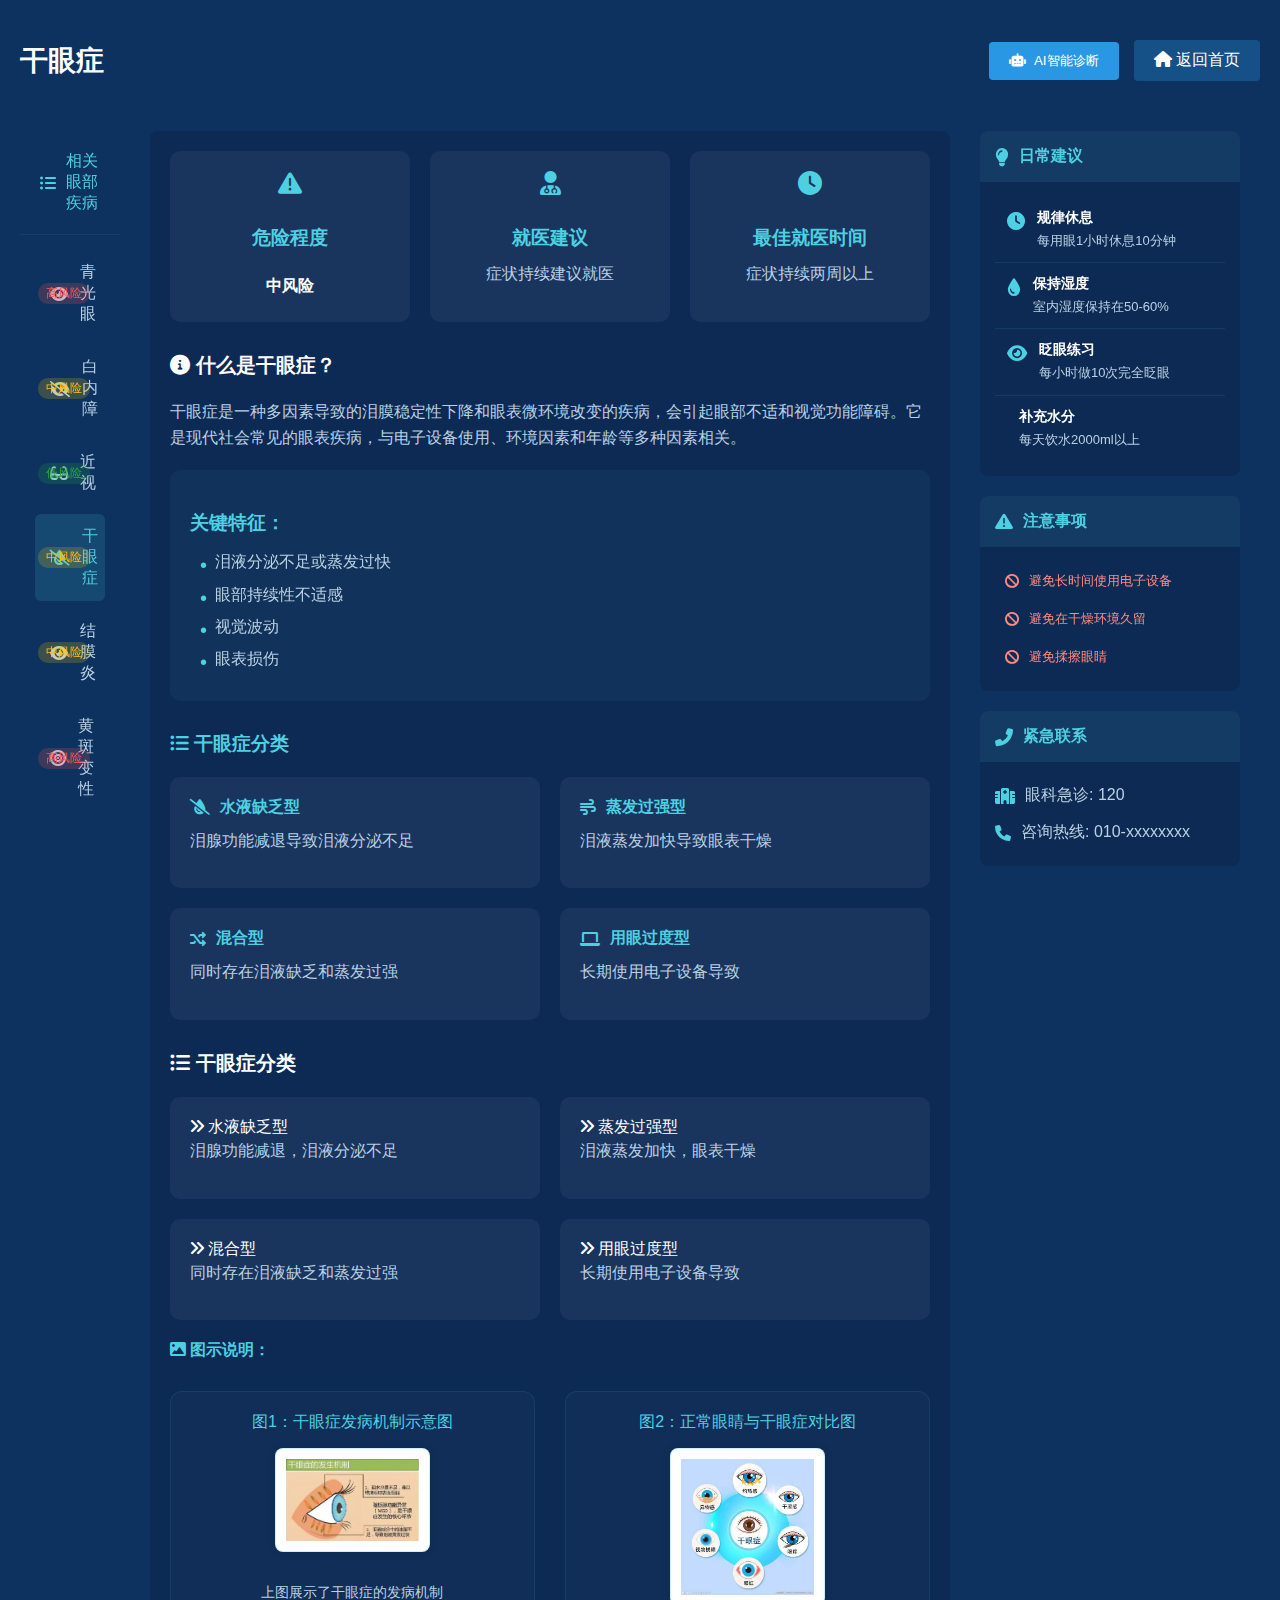
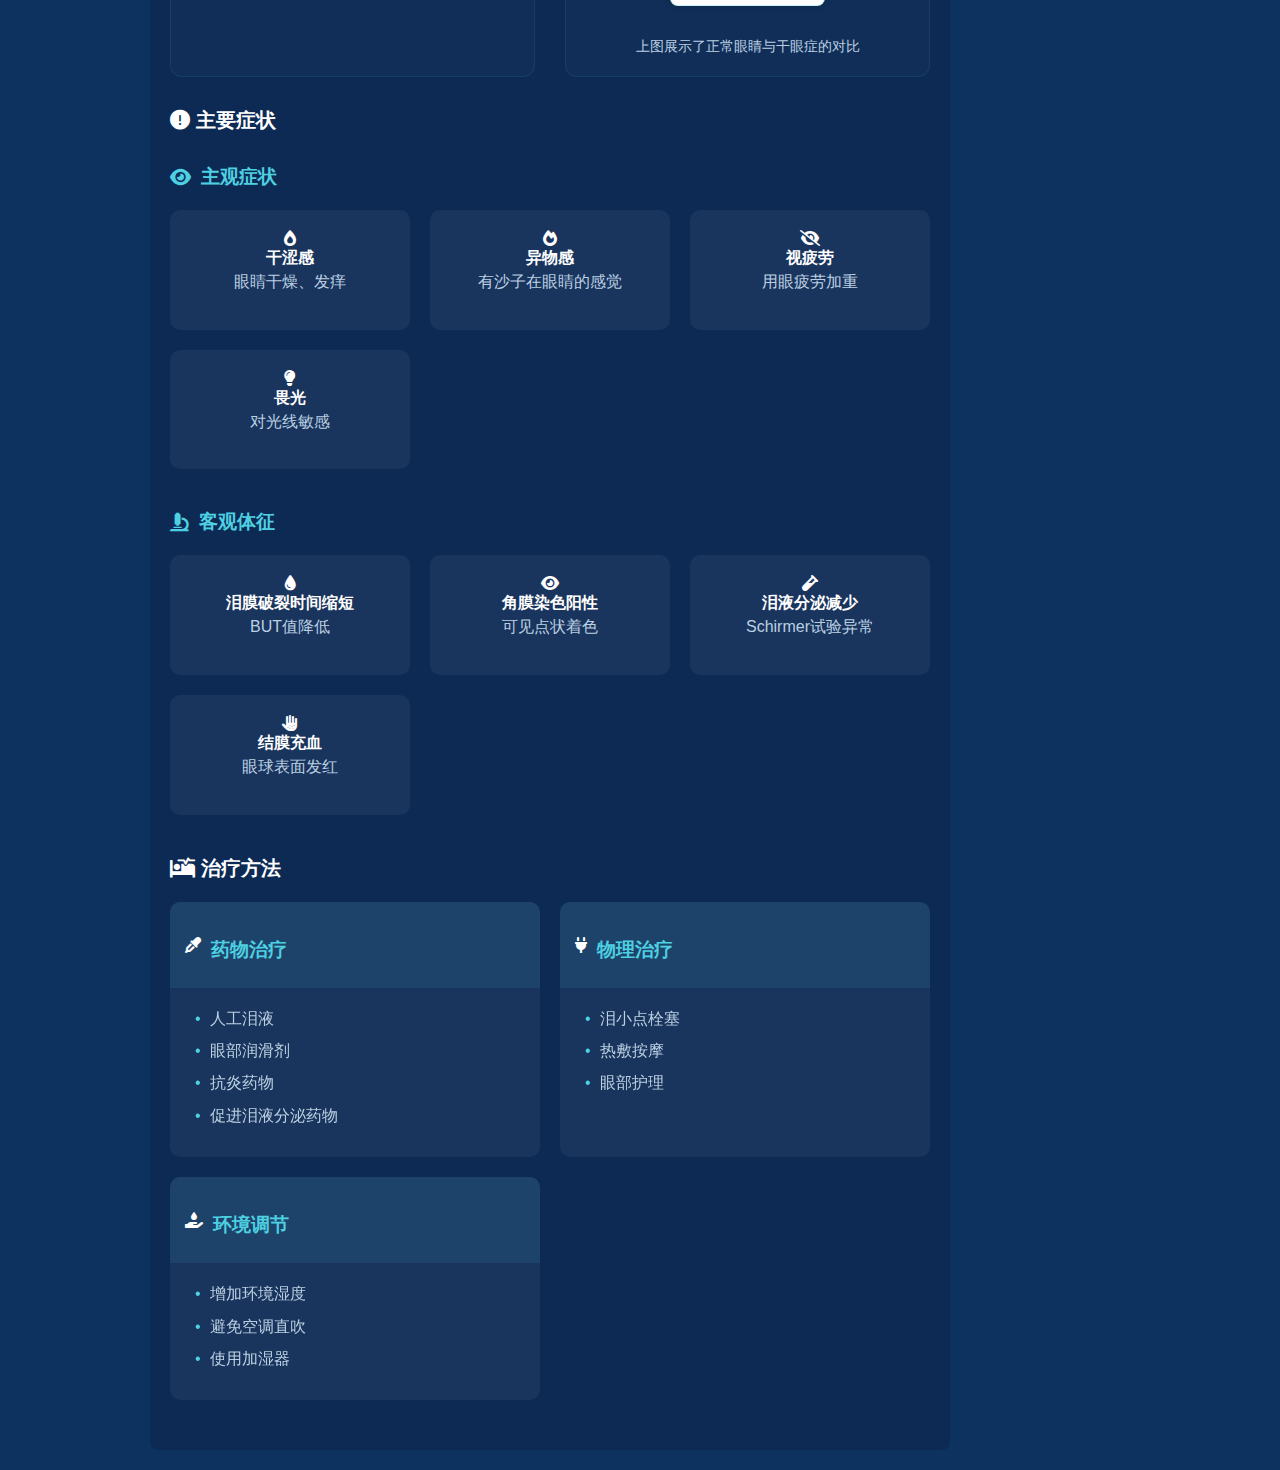
<file: ai_detection/dry-eye.html>
<!DOCTYPE html>
<html lang="zh">
<head>
    <meta charset="UTF-8">
    <title>干眼症 - 眼部疾病预测中心</title>
    <link rel="stylesheet" href="css/disease-detail.css">
    <link rel="stylesheet" href="https://cdnjs.cloudflare.com/ajax/libs/font-awesome/6.0.0/css/all.min.css">
</head>
<body>
    <div class="content-body">
        <!-- Header部分 -->
        <div class="header">
            <div class="header-left">
                <span>干眼症</span>
            </div>
            <div class="header-right">
                <button class="action-button" onclick="window.location.href='ai-diagnosis.html'">
                    <i class="fas fa-robot"></i>
                    AI智能诊断
                </button>
                <a href="index.html" class="back-button">
                    <i class="fas fa-home"></i>
                    返回首页
                </a>
            </div>
        </div>

        <div class="content">
            <!-- 左侧导航栏 -->
            <div class="sidebar">
                <div class="sidebar-header">
                    <i class="fas fa-list-ul"></i>
                    相关眼部疾病
                </div>
                <div class="disease-nav">
                    <a href="glaucoma.html" class="disease-link">
                        <i class="fas fa-eye"></i>
                        青光眼
                        <span class="risk-badge high">高风险</span>
                    </a>
                    <a href="cataract.html" class="disease-link">
                        <i class="fas fa-eye-slash"></i>
                        白内障
                        <span class="risk-badge medium">中风险</span>
                    </a>
                    <a href="myopia.html" class="disease-link">
                        <i class="fas fa-glasses"></i>
                        近视
                        <span class="risk-badge low">低风险</span>
                    </a>
                    <a href="dry-eye.html" class="disease-link active">
                        <i class="fas fa-tint-slash"></i>
                        干眼症
                        <span class="risk-badge medium">中风险</span>
                    </a>
                    <a href="conjunctivitis.html" class="disease-link">
                        <i class="fas fa-eye"></i>
                        结膜炎
                        <span class="risk-badge medium">中风险</span>
                    </a>
                    <a href="amd.html" class="disease-link">
                        <i class="fas fa-bullseye"></i>
                        黄斑变性
                        <span class="risk-badge high">高风险</span>
                    </a>
                </div>
            </div>

            <!-- 主要内容区域 -->
            <div class="main-content">
                <div class="disease-info">
                    <!-- 快速信息卡片 -->
                    <div class="quick-info">
                        <div class="info-card">
                            <i class="fas fa-exclamation-triangle"></i>
                            <h3>危险程度</h3>
                            <div class="risk-level medium">中风险</div>
                        </div>
                        <div class="info-card">
                            <i class="fas fa-user-md"></i>
                            <h3>就医建议</h3>
                            <p>症状持续建议就医</p>
                        </div>
                        <div class="info-card">
                            <i class="fas fa-clock"></i>
                            <h3>最佳就医时间</h3>
                            <p>症状持续两周以上</p>
                        </div>
                    </div>

                    <!-- 疾病介绍 -->
                    <div class="section">
                        <h2><i class="fas fa-info-circle"></i> 什么是干眼症？</h2>
                        <p>干眼症是一种多因素导致的泪膜稳定性下降和眼表微环境改变的疾病，会引起眼部不适和视觉功能障碍。它是现代社会常见的眼表疾病，与电子设备使用、环境因素和年龄等多种因素相关。</p>
                        
                        <div class="key-points">
                            <h3>关键特征：</h3>
                            <ul>
                                <li>泪液分泌不足或蒸发过快</li>
                                <li>眼部持续性不适感</li>
                                <li>视觉波动</li>
                                <li>眼表损伤</li>
                            </ul>
                        </div>

                        <div class="disease-types">
                            <h3><i class="fas fa-list-ul"></i> 干眼症分类</h3>
                            <div class="type-grid">
                                <div class="type-card">
                                    <div class="type-header">
                                        <i class="fas fa-tint-slash"></i>
                                        <h4>水液缺乏型</h4>
                                    </div>
                                    <p>泪腺功能减退导致泪液分泌不足</p>
                                </div>
                                <div class="type-card">
                                    <div class="type-header">
                                        <i class="fas fa-wind"></i>
                                        <h4>蒸发过强型</h4>
                                    </div>
                                    <p>泪液蒸发加快导致眼表干燥</p>
                                </div>
                                <div class="type-card">
                                    <div class="type-header">
                                        <i class="fas fa-random"></i>
                                        <h4>混合型</h4>
                                    </div>
                                    <p>同时存在泪液缺乏和蒸发过强</p>
                                </div>
                                <div class="type-card">
                                    <div class="type-header">
                                        <i class="fas fa-laptop"></i>
                                        <h4>用眼过度型</h4>
                                    </div>
                                    <p>长期使用电子设备导致</p>
                                </div>
                            </div>
                        </div>
                    </div>

                    <!-- 在疾病介绍部分后添加 -->
                    <div class="section">
                        <h2><i class="fas fa-list-ul"></i> 干眼症分类</h2>
                        
                        <div class="type-grid">
                            <div class="type-card">
                                <i class="fas fa-angle-double-right"></i>
                                水液缺乏型
                                <p>泪腺功能减退，泪液分泌不足</p>
                            </div>
                            <div class="type-card">
                                <i class="fas fa-angle-double-right"></i>
                                蒸发过强型
                                <p>泪液蒸发加快，眼表干燥</p>
                            </div>
                            <div class="type-card">
                                <i class="fas fa-angle-double-right"></i>
                                混合型
                                <p>同时存在泪液缺乏和蒸发过强</p>
                            </div>
                            <div class="type-card">
                                <i class="fas fa-angle-double-right"></i>
                                用眼过度型
                                <p>长期使用电子设备导致</p>
                            </div>
                        </div>

                        <div class="image-section">
                            <h3><i class="fas fa-image"></i> 图示说明：</h3>
                            <div class="disease-images">
                                <div class="disease-image">
                                    <div class="image-title">图1：干眼症发病机制示意图</div>
                                    <img src="image/details/dry-eye/mechanism.png" alt="干眼症发病机制">
                                    <div class="image-desc">上图展示了干眼症的发病机制</div>
                                </div>
                                <div class="disease-image">
                                    <div class="image-title">图2：正常眼睛与干眼症对比图</div>
                                    <img src="image/details/dry-eye/compare.png" alt="正常眼睛与干眼症对比">
                                    <div class="image-desc">上图展示了正常眼睛与干眼症的对比</div>
                                </div>
                            </div>
                        </div>
                    </div>

                    <!-- 症状部分 -->
                    <div class="section">
                        <h2><i class="fas fa-exclamation-circle"></i> 主要症状</h2>
                        
                        <div class="symptoms-categories">
                            <div class="category">
                                <h3><i class="fas fa-eye"></i> 主观症状</h3>
                                <div class="symptoms-grid">
                                    <div class="symptom-card">
                                        <i class="fas fa-burn"></i>
                                        <h4>干涩感</h4>
                                        <p>眼睛干燥、发痒</p>
                                    </div>
                                    <div class="symptom-card">
                                        <i class="fas fa-fire"></i>
                                        <h4>异物感</h4>
                                        <p>有沙子在眼睛的感觉</p>
                                    </div>
                                    <div class="symptom-card">
                                        <i class="fas fa-eye-slash"></i>
                                        <h4>视疲劳</h4>
                                        <p>用眼疲劳加重</p>
                                    </div>
                                    <div class="symptom-card">
                                        <i class="fas fa-lightbulb"></i>
                                        <h4>畏光</h4>
                                        <p>对光线敏感</p>
                                    </div>
                                </div>
                            </div>

                            <div class="category">
                                <h3><i class="fas fa-microscope"></i> 客观体征</h3>
                                <div class="symptoms-grid">
                                    <div class="symptom-card">
                                        <i class="fas fa-tint"></i>
                                        <h4>泪膜破裂时间缩短</h4>
                                        <p>BUT值降低</p>
                                    </div>
                                    <div class="symptom-card">
                                        <i class="fas fa-eye"></i>
                                        <h4>角膜染色阳性</h4>
                                        <p>可见点状着色</p>
                                    </div>
                                    <div class="symptom-card">
                                        <i class="fas fa-vial"></i>
                                        <h4>泪液分泌减少</h4>
                                        <p>Schirmer试验异常</p>
                                    </div>
                                    <div class="symptom-card">
                                        <i class="fas fa-allergies"></i>
                                        <h4>结膜充血</h4>
                                        <p>眼球表面发红</p>
                                    </div>
                                </div>
                            </div>
                        </div>
                    </div>

                    <!-- 治疗方法 -->
                    <div class="section">
                        <h2><i class="fas fa-procedures"></i> 治疗方法</h2>
                        <div class="treatment-methods">
                            <div class="treatment-card">
                                <div class="card-header">
                                    <i class="fas fa-eye-dropper"></i>
                                    <h3>药物治疗</h3>
                                </div>
                                <div class="card-content">
                                    <ul>
                                        <li>人工泪液</li>
                                        <li>眼部润滑剂</li>
                                        <li>抗炎药物</li>
                                        <li>促进泪液分泌药物</li>
                                    </ul>
                                </div>
                            </div>
                            <div class="treatment-card">
                                <div class="card-header">
                                    <i class="fas fa-plug"></i>
                                    <h3>物理治疗</h3>
                                </div>
                                <div class="card-content">
                                    <ul>
                                        <li>泪小点栓塞</li>
                                        <li>热敷按摩</li>
                                        <li>眼部护理</li>
                                    </ul>
                                </div>
                            </div>
                            <div class="treatment-card">
                                <div class="card-header">
                                    <i class="fas fa-hand-holding-water"></i>
                                    <h3>环境调节</h3>
                                </div>
                                <div class="card-content">
                                    <ul>
                                        <li>增加环境湿度</li>
                                        <li>避免空调直吹</li>
                                        <li>使用加湿器</li>
                                    </ul>
                                </div>
                            </div>
                        </div>
                    </div>
                </div>
            </div>

            <!-- 右侧建议栏 -->
            <div class="advice-sidebar">
                <div class="advice-section">
                    <div class="advice-header">
                        <i class="fas fa-lightbulb"></i>
                        <h3>日常建议</h3>
                    </div>
                    <div class="advice-list">
                        <div class="advice-item">
                            <i class="fas fa-clock"></i>
                            <div class="advice-content">
                                <h4>规律休息</h4>
                                <p>每用眼1小时休息10分钟</p>
                            </div>
                        </div>
                        <div class="advice-item">
                            <i class="fas fa-tint"></i>
                            <div class="advice-content">
                                <h4>保持湿度</h4>
                                <p>室内湿度保持在50-60%</p>
                            </div>
                        </div>
                        <div class="advice-item">
                            <i class="fas fa-eye"></i>
                            <div class="advice-content">
                                <h4>眨眼练习</h4>
                                <p>每小时做10次完全眨眼</p>
                            </div>
                        </div>
                        <div class="advice-item">
                            <i class="fas fa-glass-water"></i>
                            <div class="advice-content">
                                <h4>补充水分</h4>
                                <p>每天饮水2000ml以上</p>
                            </div>
                        </div>
                    </div>
                </div>

                <div class="advice-section">
                    <div class="advice-header">
                        <i class="fas fa-exclamation-triangle"></i>
                        <h3>注意事项</h3>
                    </div>
                    <div class="warning-list">
                        <div class="warning-item">
                            <i class="fas fa-ban"></i>
                            <p>避免长时间使用电子设备</p>
                        </div>
                        <div class="warning-item">
                            <i class="fas fa-ban"></i>
                            <p>避免在干燥环境久留</p>
                        </div>
                        <div class="warning-item">
                            <i class="fas fa-ban"></i>
                            <p>避免揉擦眼睛</p>
                        </div>
                    </div>
                </div>

                <div class="emergency-contact">
                    <div class="advice-header">
                        <i class="fas fa-phone-alt"></i>
                        <h3>紧急联系</h3>
                    </div>
                    <div class="contact-info">
                        <p><i class="fas fa-hospital-alt"></i> 眼科急诊: 120</p>
                        <p><i class="fas fa-phone"></i> 咨询热线: 010-xxxxxxxx</p>
                    </div>
                </div>
            </div>
        </div>
    </div>

    <script>
        document.addEventListener('DOMContentLoaded', function() {
            // 添加平滑滚动效果
            document.querySelectorAll('a[href^="#"]').forEach(anchor => {
                anchor.addEventListener('click', function (e) {
                    e.preventDefault();
                    document.querySelector(this.getAttribute('href')).scrollIntoView({
                        behavior: 'smooth'
                    });
                });
            });
        });
    </script>
</body>
</html>
</file>
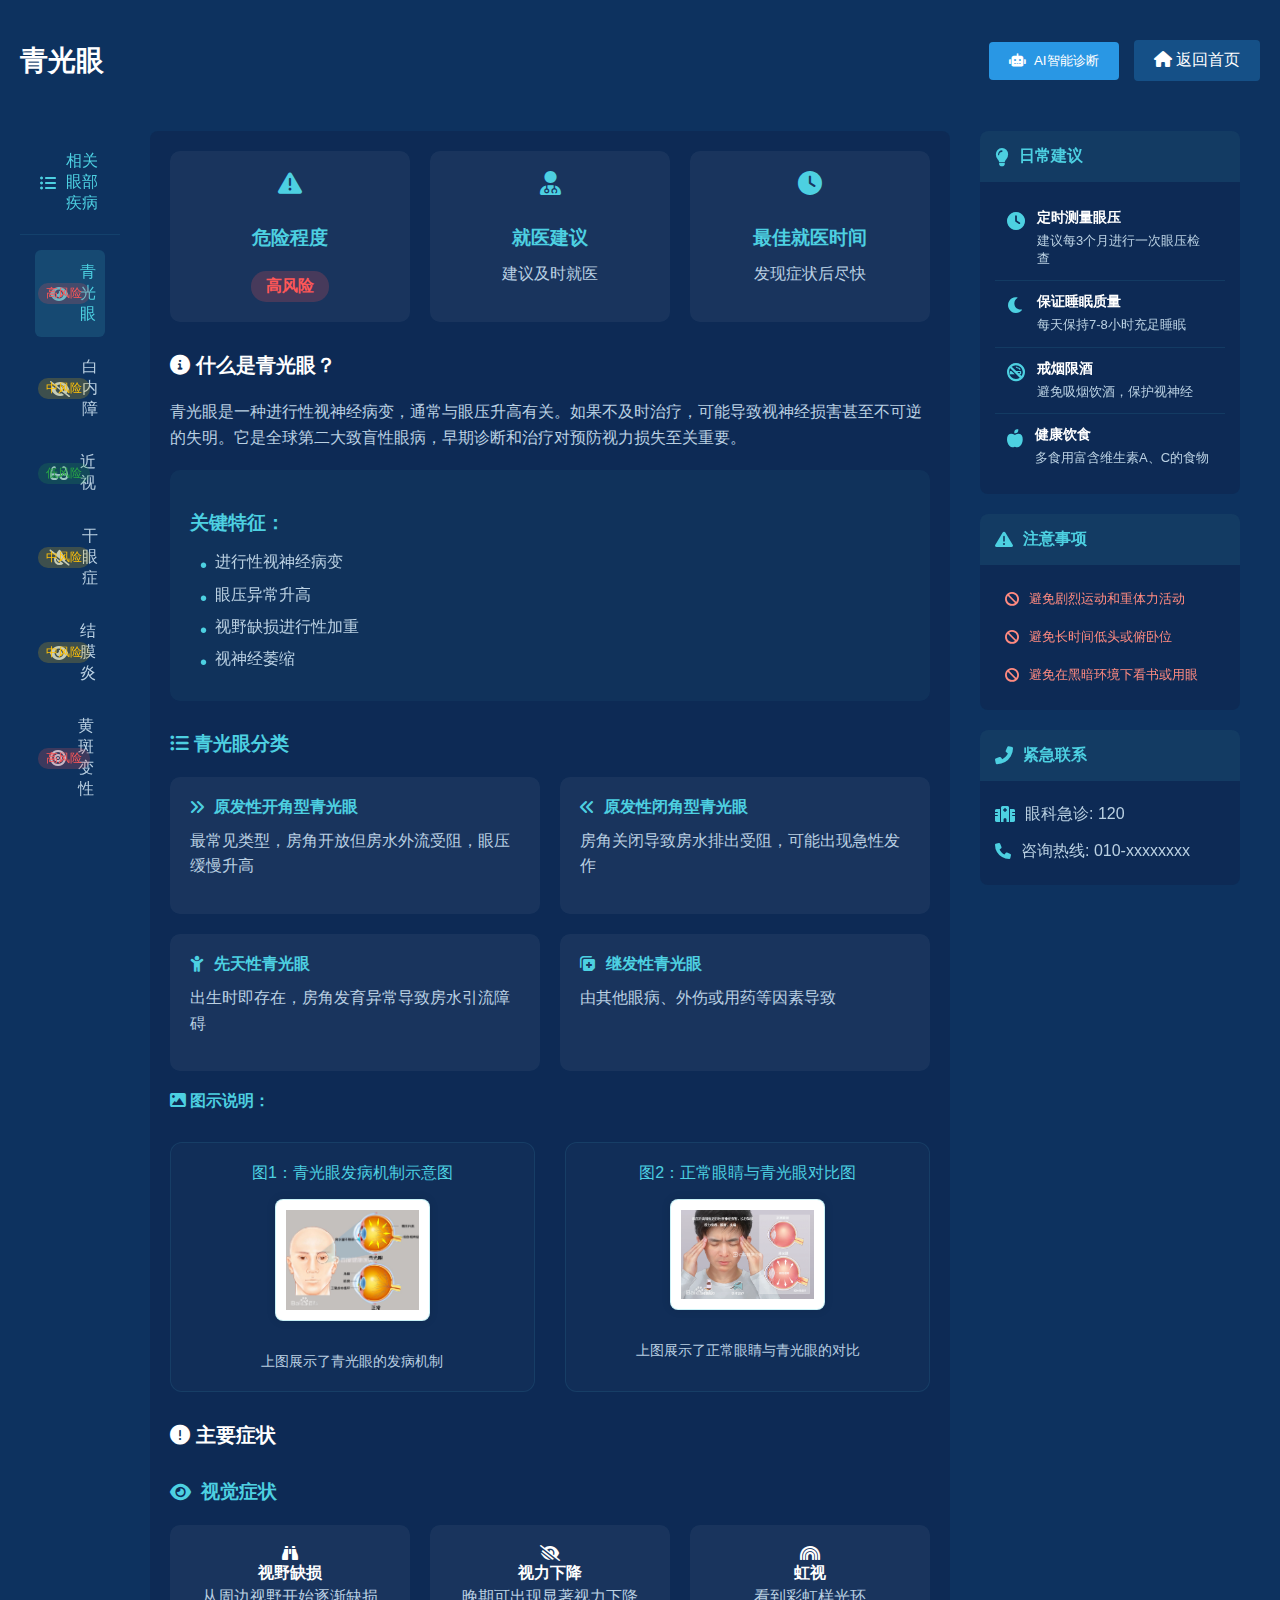
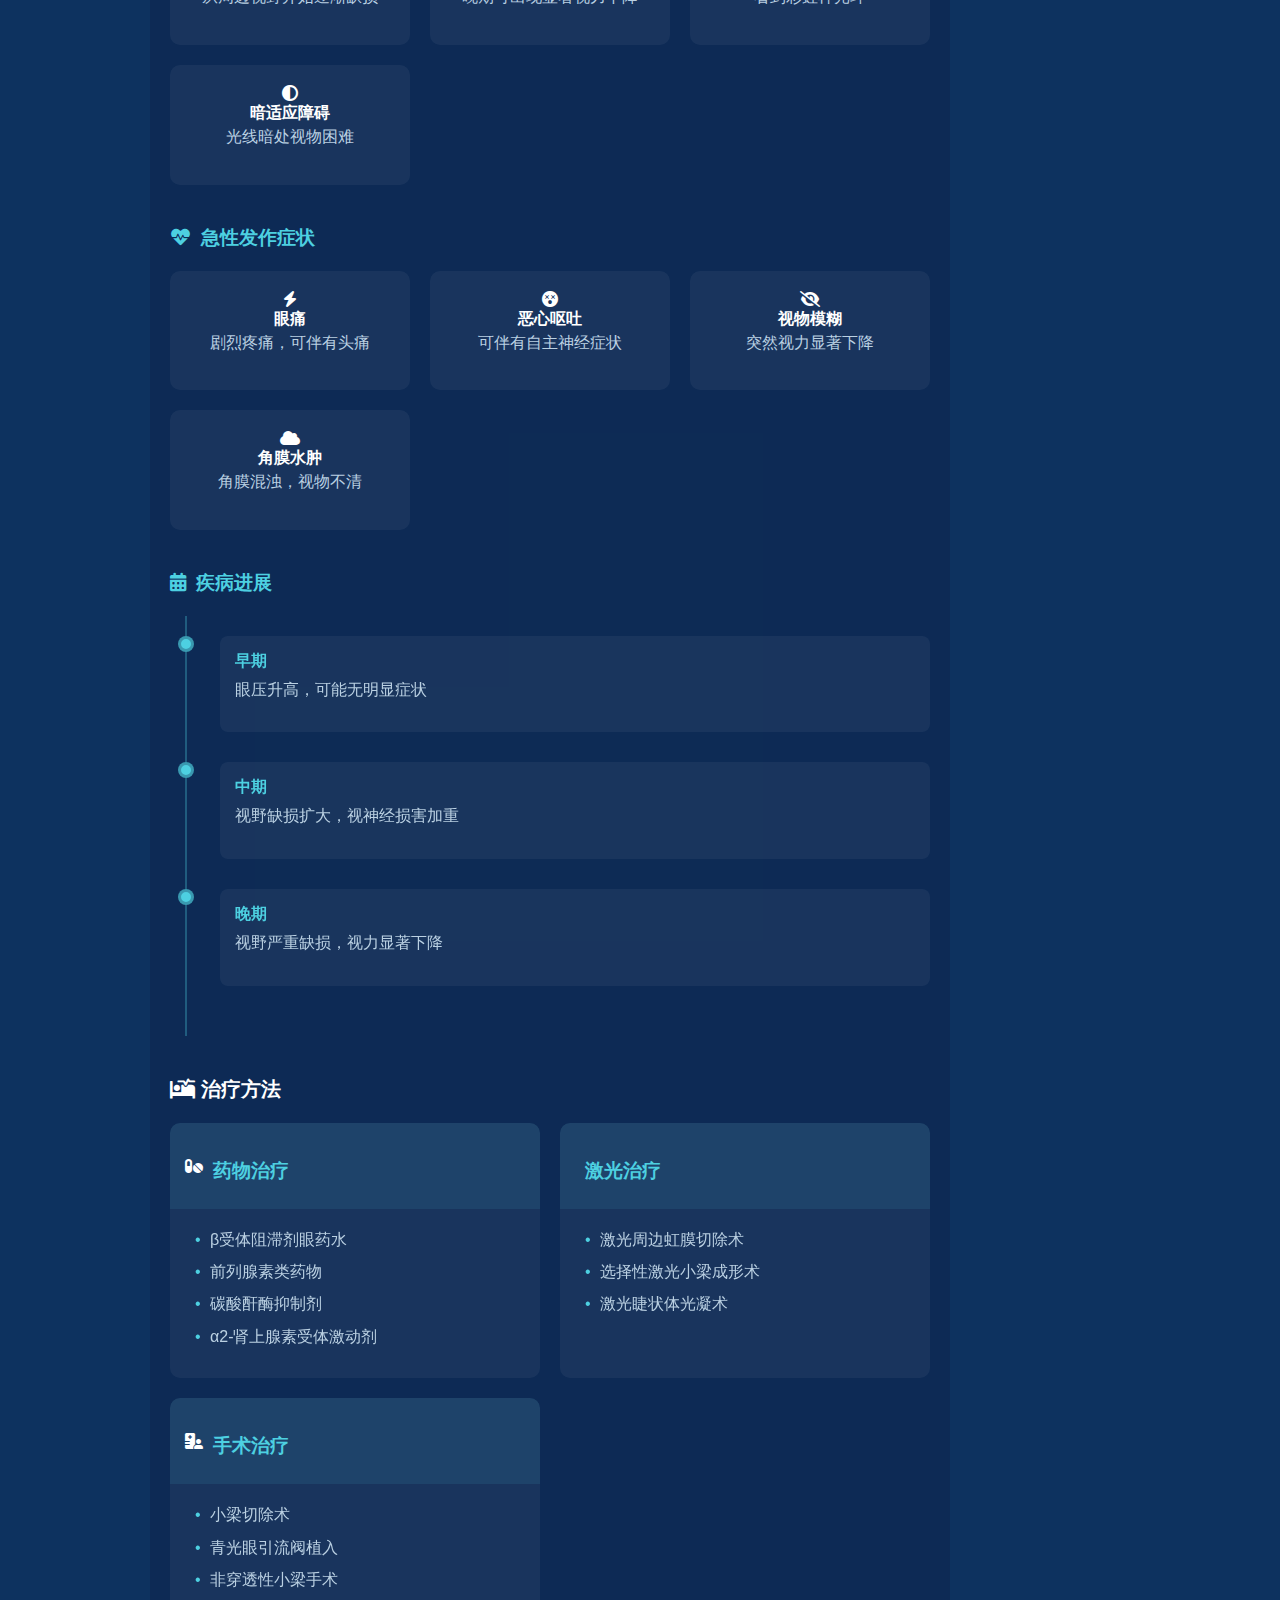
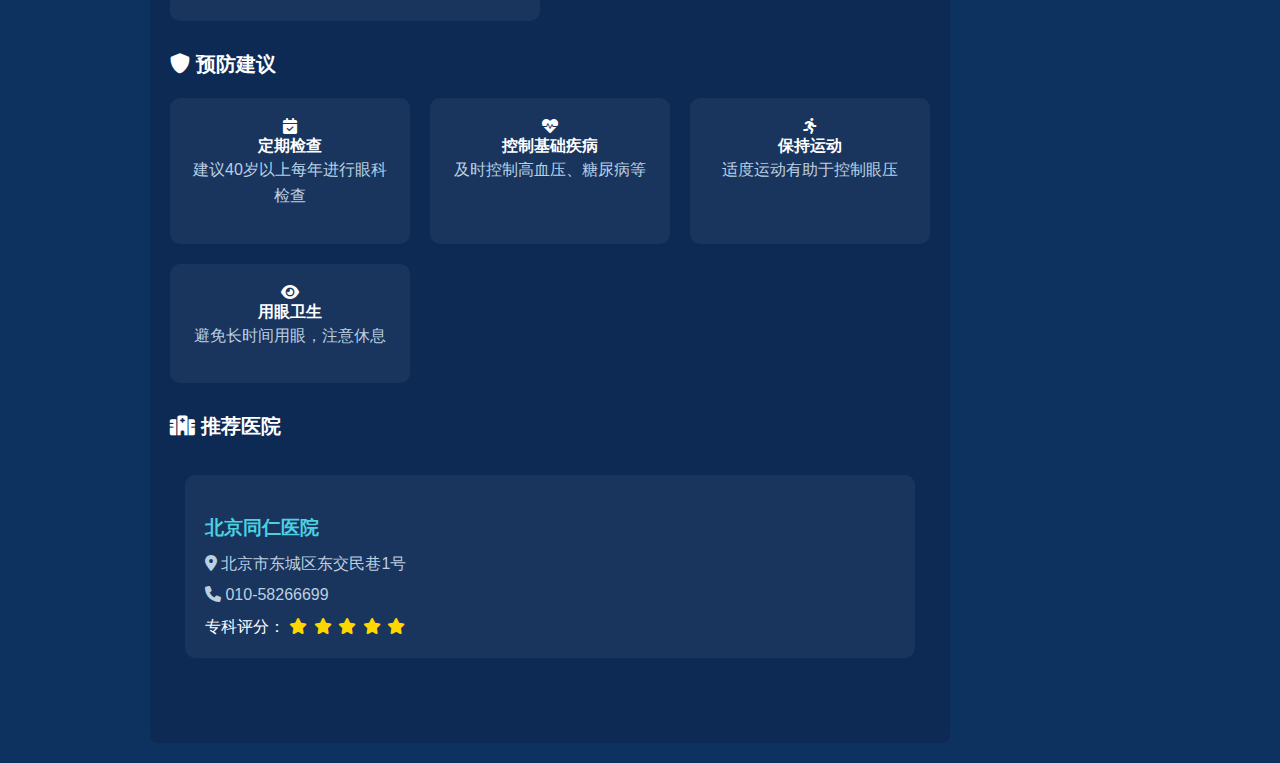
<file: ai_detection/glaucoma.html>
<!DOCTYPE html>
<html lang="zh">
<head>
    <meta charset="UTF-8">
    <title>青光眼 - 眼部疾病预测中心</title>
    <link rel="stylesheet" href="css/disease-detail.css">
    <link rel="stylesheet" href="https://cdnjs.cloudflare.com/ajax/libs/font-awesome/6.0.0/css/all.min.css">
</head>
<body>
    <div class="content-body">
        <div class="header">
            <div class="header-left">
                <span>青光眼</span>
            </div>
            <div class="header-right">
                <button class="action-button" onclick="window.location.href='ai-diagnosis.html'">
                    <i class="fas fa-robot"></i>
                    AI智能诊断
                </button>
                <a href="index.html" class="back-button">
                    <i class="fas fa-home"></i>
                    返回首页
                </a>
            </div>
        </div>

        <div class="content">
            <div class="sidebar">
                <div class="sidebar-header">
                    <i class="fas fa-list-ul"></i>
                    相关眼部疾病
                </div>
                <div class="disease-nav">
                    <a href="glaucoma.html" class="disease-link active">
                        <i class="fas fa-eye"></i>
                        青光眼
                        <span class="risk-badge high">高风险</span>
                    </a>
                    <a href="cataract.html" class="disease-link">
                        <i class="fas fa-eye-slash"></i>
                        白内障
                        <span class="risk-badge medium">中风险</span>
                    </a>
                    <a href="myopia.html" class="disease-link">
                        <i class="fas fa-glasses"></i>
                        近视
                        <span class="risk-badge low">低风险</span>
                    </a>
                    <a href="dry-eye.html" class="disease-link">
                        <i class="fas fa-tint-slash"></i>
                        干眼症
                        <span class="risk-badge medium">中风险</span>
                    </a>
                    <a href="conjunctivitis.html" class="disease-link">
                        <i class="fas fa-eye"></i>
                        结膜炎
                        <span class="risk-badge medium">中风险</span>
                    </a>
                    <a href="amd.html" class="disease-link">
                        <i class="fas fa-bullseye"></i>
                        黄斑变性
                        <span class="risk-badge high">高风险</span>
                    </a>
                </div>
            </div>

            <div class="main-content">
                <div class="disease-info">
                    <div class="quick-info">
                        <div class="info-card">
                            <i class="fas fa-exclamation-triangle"></i>
                            <h3>危险程度</h3>
                            <div class="risk-level high">高风险</div>
                        </div>
                        <div class="info-card">
                            <i class="fas fa-user-md"></i>
                            <h3>就医建议</h3>
                            <p>建议及时就医</p>
                        </div>
                        <div class="info-card">
                            <i class="fas fa-clock"></i>
                            <h3>最佳就医时间</h3>
                            <p>发现症状后尽快</p>
                        </div>
                    </div>

                    <div class="section">
                        <h2><i class="fas fa-info-circle"></i> 什么是青光眼？</h2>
                        <p>青光眼是一种进行性视神经病变，通常与眼压升高有关。如果不及时治疗，可能导致视神经损害甚至不可逆的失明。它是全球第二大致盲性眼病，早期诊断和治疗对预防视力损失至关重要。</p>
                        
                        <div class="key-points">
                            <h3>关键特征：</h3>
                            <ul>
                                <li>进行性视神经病变</li>
                                <li>眼压异常升高</li>
                                <li>视野缺损进行性加重</li>
                                <li>视神经萎缩</li>
                            </ul>
                        </div>

                        <div class="disease-types">
                            <h3><i class="fas fa-list-ul"></i> 青光眼分类</h3>
                            <div class="type-grid">
                                <div class="type-card">
                                    <div class="type-header">
                                        <i class="fas fa-angle-double-right"></i>
                                        <h4>原发性开角型青光眼</h4>
                                    </div>
                                    <p>最常见类型，房角开放但房水外流受阻，眼压缓慢升高</p>
                                </div>
                                <div class="type-card">
                                    <div class="type-header">
                                        <i class="fas fa-angle-double-left"></i>
                                        <h4>原发性闭角型青光眼</h4>
                                    </div>
                                    <p>房角关闭导致房水排出受阻，可能出现急性发作</p>
                                </div>
                                <div class="type-card">
                                    <div class="type-header">
                                        <i class="fas fa-child"></i>
                                        <h4>先天性青光眼</h4>
                                    </div>
                                    <p>出生时即存在，房角发育异常导致房水引流障碍</p>
                                </div>
                                <div class="type-card">
                                    <div class="type-header">
                                        <i class="fas fa-notes-medical"></i>
                                        <h4>继发性青光眼</h4>
                                    </div>
                                    <p>由其他眼病、外伤或用药等因素导致</p>
                                </div>
                            </div>
                        </div>

                        <div class="image-section">
                            <h3><i class="fas fa-image"></i> 图示说明：</h3>
                            <div class="disease-images">
                                <div class="disease-image">
                                    <div class="image-title">图1：青光眼发病机制示意图</div>
                                    <img src="image/details/glaucoma/mechanism.png" alt="青光眼发病机制">
                                    <div class="image-desc">上图展示了青光眼的发病机制</div>
                                </div>
                                <div class="disease-image">
                                    <div class="image-title">图2：正常眼睛与青光眼对比图</div>
                                    <img src="image/details/glaucoma/compare.png" alt="正常眼睛与青光眼对比">
                                    <div class="image-desc">上图展示了正常眼睛与青光眼的对比</div>
                                </div>
                            </div>
                        </div>
                    </div>

                    <div class="section">
                        <h2><i class="fas fa-exclamation-circle"></i> 主要症状</h2>
                        
                        <div class="symptoms-categories">
                            <div class="category">
                                <h3><i class="fas fa-eye"></i> 视觉症状</h3>
                                <div class="symptoms-grid">
                                    <div class="symptom-card">
                                        <i class="fas fa-binoculars"></i>
                                        <h4>视野缺损</h4>
                                        <p>从周边视野开始逐渐缺损</p>
                                    </div>
                                    <div class="symptom-card">
                                        <i class="fas fa-low-vision"></i>
                                        <h4>视力下降</h4>
                                        <p>晚期可出现显著视力下降</p>
                                    </div>
                                    <div class="symptom-card">
                                        <i class="fas fa-rainbow"></i>
                                        <h4>虹视</h4>
                                        <p>看到彩虹样光环</p>
                                    </div>
                                    <div class="symptom-card">
                                        <i class="fas fa-adjust"></i>
                                        <h4>暗适应障碍</h4>
                                        <p>光线暗处视物困难</p>
                                    </div>
                                </div>
                            </div>

                            <div class="category">
                                <h3><i class="fas fa-heartbeat"></i> 急性发作症状</h3>
                                <div class="symptoms-grid">
                                    <div class="symptom-card">
                                        <i class="fas fa-bolt"></i>
                                        <h4>眼痛</h4>
                                        <p>剧烈疼痛，可伴有头痛</p>
                                    </div>
                                    <div class="symptom-card">
                                        <i class="fas fa-dizzy"></i>
                                        <h4>恶心呕吐</h4>
                                        <p>可伴有自主神经症状</p>
                                    </div>
                                    <div class="symptom-card">
                                        <i class="fas fa-eye-slash"></i>
                                        <h4>视物模糊</h4>
                                        <p>突然视力显著下降</p>
                                    </div>
                                    <div class="symptom-card">
                                        <i class="fas fa-cloud"></i>
                                        <h4>角膜水肿</h4>
                                        <p>角膜混浊，视物不清</p>
                                    </div>
                                </div>
                            </div>

                            <div class="category">
                                <h3><i class="fas fa-calendar-alt"></i> 疾病进展</h3>
                                <div class="progress-timeline">
                                    <div class="timeline-item">
                                        <div class="timeline-point"></div>
                                        <div class="timeline-content">
                                            <h4>早期</h4>
                                            <p>眼压升高，可能无明显症状</p>
                                        </div>
                                    </div>
                                    <div class="timeline-item">
                                        <div class="timeline-point"></div>
                                        <div class="timeline-content">
                                            <h4>中期</h4>
                                            <p>视野缺损扩大，视神经损害加重</p>
                                        </div>
                                    </div>
                                    <div class="timeline-item">
                                        <div class="timeline-point"></div>
                                        <div class="timeline-content">
                                            <h4>晚期</h4>
                                            <p>视野严重缺损，视力显著下降</p>
                                        </div>
                                    </div>
                                </div>
                            </div>
                        </div>
                    </div>

                    <div class="section">
                        <h2><i class="fas fa-procedures"></i> 治疗方法</h2>
                        <div class="treatment-methods">
                            <div class="treatment-card">
                                <div class="card-header">
                                    <i class="fas fa-pills"></i>
                                    <h3>药物治疗</h3>
                                </div>
                                <div class="card-content">
                                    <ul>
                                        <li>β受体阻滞剂眼药水</li>
                                        <li>前列腺素类药物</li>
                                        <li>碳酸酐酶抑制剂</li>
                                        <li>α2-肾上腺素受体激动剂</li>
                                    </ul>
                                </div>
                            </div>
                            <div class="treatment-card">
                                <div class="card-header">
                                    <i class="fas fa-laser"></i>
                                    <h3>激光治疗</h3>
                                </div>
                                <div class="card-content">
                                    <ul>
                                        <li>激光周边虹膜切除术</li>
                                        <li>选择性激光小梁成形术</li>
                                        <li>激光睫状体光凝术</li>
                                    </ul>
                                </div>
                            </div>
                            <div class="treatment-card">
                                <div class="card-header">
                                    <i class="fas fa-hospital-user"></i>
                                    <h3>手术治疗</h3>
                                </div>
                                <div class="card-content">
                                    <ul>
                                        <li>小梁切除术</li>
                                        <li>青光眼引流阀植入</li>
                                        <li>非穿透性小梁手术</li>
                                    </ul>
                                </div>
                            </div>
                        </div>
                    </div>

                    <div class="section">
                        <h2><i class="fas fa-shield-alt"></i> 预防建议</h2>
                        <div class="prevention-tips">
                            <div class="tip">
                                <i class="fas fa-calendar-check"></i>
                                <h4>定期检查</h4>
                                <p>建议40岁以上每年进行眼科检查</p>
                            </div>
                            <div class="tip">
                                <i class="fas fa-heartbeat"></i>
                                <h4>控制基础疾病</h4>
                                <p>及时控制高血压、糖尿病等</p>
                            </div>
                            <div class="tip">
                                <i class="fas fa-running"></i>
                                <h4>保持运动</h4>
                                <p>适度运动有助于控制眼压</p>
                            </div>
                            <div class="tip">
                                <i class="fas fa-eye"></i>
                                <h4>用眼卫生</h4>
                                <p>避免长时间用眼，注意休息</p>
                            </div>
                        </div>
                    </div>

                    <div class="section">
                        <h2><i class="fas fa-hospital"></i> 推荐医院</h2>
                        <div class="hospital-list">
                            <div class="hospital-card">
                                <h3>北京同仁医院</h3>
                                <div class="hospital-info">
                                    <p><i class="fas fa-map-marker-alt"></i> 北京市东城区东交民巷1号</p>
                                    <p><i class="fas fa-phone"></i> 010-58266699</p>
                                    <div class="rating">
                                        <span>专科评分：</span>
                                        <i class="fas fa-star"></i>
                                        <i class="fas fa-star"></i>
                                        <i class="fas fa-star"></i>
                                        <i class="fas fa-star"></i>
                                        <i class="fas fa-star"></i>
                                    </div>
                                </div>
                            </div>
                            <!-- 可以添加更多医院 -->
                        </div>
                    </div>
                </div>
            </div>

            <!-- 新增右侧建议栏 -->
            <div class="advice-sidebar">
                <div class="advice-section">
                    <div class="advice-header">
                        <i class="fas fa-lightbulb"></i>
                        <h3>日常建议</h3>
                    </div>
                    <div class="advice-list">
                        <div class="advice-item">
                            <i class="fas fa-clock"></i>
                            <div class="advice-content">
                                <h4>定时测量眼压</h4>
                                <p>建议每3个月进行一次眼压检查</p>
                            </div>
                        </div>
                        <div class="advice-item">
                            <i class="fas fa-moon"></i>
                            <div class="advice-content">
                                <h4>保证睡眠质量</h4>
                                <p>每天保持7-8小时充足睡眠</p>
                            </div>
                        </div>
                        <div class="advice-item">
                            <i class="fas fa-smoking-ban"></i>
                            <div class="advice-content">
                                <h4>戒烟限酒</h4>
                                <p>避免吸烟饮酒，保护视神经</p>
                            </div>
                        </div>
                        <div class="advice-item">
                            <i class="fas fa-apple-alt"></i>
                            <div class="advice-content">
                                <h4>健康饮食</h4>
                                <p>多食用富含维生素A、C的食物</p>
                            </div>
                        </div>
                    </div>
                </div>

                <div class="advice-section">
                    <div class="advice-header">
                        <i class="fas fa-exclamation-triangle"></i>
                        <h3>注意事项</h3>
                    </div>
                    <div class="warning-list">
                        <div class="warning-item">
                            <i class="fas fa-ban"></i>
                            <p>避免剧烈运动和重体力活动</p>
                        </div>
                        <div class="warning-item">
                            <i class="fas fa-ban"></i>
                            <p>避免长时间低头或俯卧位</p>
                        </div>
                        <div class="warning-item">
                            <i class="fas fa-ban"></i>
                            <p>避免在黑暗环境下看书或用眼</p>
                        </div>
                    </div>
                </div>

                <div class="emergency-contact">
                    <div class="advice-header">
                        <i class="fas fa-phone-alt"></i>
                        <h3>紧急联系</h3>
                    </div>
                    <div class="contact-info">
                        <p><i class="fas fa-hospital-alt"></i> 眼科急诊: 120</p>
                        <p><i class="fas fa-phone"></i> 咨询热线: 010-xxxxxxxx</p>
                    </div>
                </div>
            </div>
        </div>
    </div>

    <script>
        // 可以添加交互效果的JavaScript代码
        document.addEventListener('DOMContentLoaded', function() {
            // 添加平滑滚动效果
            document.querySelectorAll('a[href^="#"]').forEach(anchor => {
                anchor.addEventListener('click', function (e) {
                    e.preventDefault();
                    document.querySelector(this.getAttribute('href')).scrollIntoView({
                        behavior: 'smooth'
                    });
                });
            });
        });
    </script>
</body>
</html>
</file>
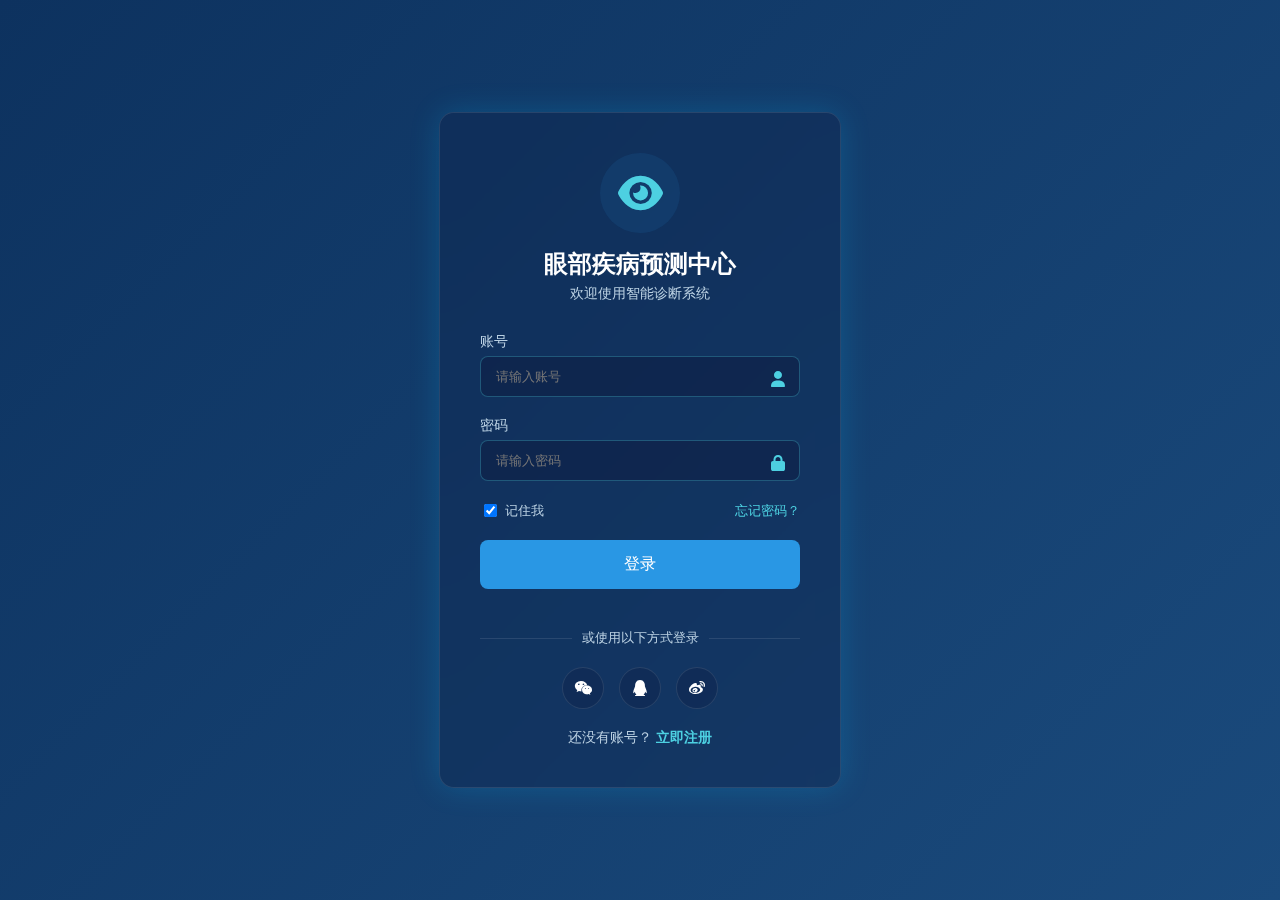
<file: ai_detection/login.html>
<!DOCTYPE html>
<html lang="zh">
<head>
    <meta charset="UTF-8">
    <title>登录 - 眼部疾病预测中心</title>
    <link rel="stylesheet" href="https://cdnjs.cloudflare.com/ajax/libs/font-awesome/6.0.0/css/all.min.css">
    <style>
        body {
            margin: 0;
            padding: 0;
            background: #0d325f;
            font-family: Arial, sans-serif;
            display: flex;
            justify-content: center;
            align-items: center;
            height: 100vh;
            background-image: linear-gradient(135deg, #0d325f 0%, #1a4a7c 100%);
        }

        .login-container {
            background: rgba(12,26,63,0.3);
            padding: 40px;
            border-radius: 15px;
            box-shadow: 0 0 30px rgba(0,194,255,0.2);
            width: 320px;
            backdrop-filter: blur(10px);
            border: 1px solid rgba(255,255,255,0.1);
            animation: fadeIn 0.5s ease-out;
        }

        .login-header {
            text-align: center;
            margin-bottom: 30px;
        }

        .login-logo {
            width: 80px;
            height: 80px;
            margin-bottom: 15px;
            background: rgba(41,151,228,0.1);
            border-radius: 50%;
            display: flex;
            align-items: center;
            justify-content: center;
            margin: 0 auto 15px;
        }

        .login-logo i {
            font-size: 40px;
            color: #4dd0e1;
        }

        .login-title {
            color: #fff;
            font-size: 24px;
            margin: 0;
        }

        .login-subtitle {
            color: #bad0e2;
            font-size: 14px;
            margin-top: 5px;
        }

        .input-group {
            margin-bottom: 20px;
            position: relative;
        }

        .input-group label {
            display: block;
            color: #bad0e2;
            margin-bottom: 5px;
            font-size: 14px;
        }

        .input-group input {
            width: 100%;
            padding: 12px 40px 12px 15px;
            border: 1px solid rgba(77,208,225,0.3);
            background: rgba(12,26,63,0.5);
            border-radius: 8px;
            color: #fff;
            outline: none;
            box-sizing: border-box;
            transition: all 0.3s ease;
        }

        .input-group input:focus {
            border-color: #4dd0e1;
            box-shadow: 0 0 10px rgba(77,208,225,0.3);
        }

        .input-group i {
            position: absolute;
            right: 15px;
            top: 38px;
            color: #4dd0e1;
        }

        .remember-forgot {
            display: flex;
            justify-content: space-between;
            align-items: center;
            margin-bottom: 20px;
            color: #bad0e2;
            font-size: 13px;
        }

        .remember-me {
            display: flex;
            align-items: center;
            gap: 5px;
        }

        .forgot-password {
            color: #4dd0e1;
            text-decoration: none;
            transition: color 0.3s ease;
        }

        .forgot-password:hover {
            color: #2997e4;
        }

        .login-btn {
            width: 100%;
            padding: 14px;
            background: #2997e4;
            border: none;
            border-radius: 8px;
            color: #fff;
            font-size: 16px;
            cursor: pointer;
            transition: all 0.3s ease;
            margin-bottom: 20px;
        }

        .login-btn:hover {
            background: #3aa5f2;
            transform: translateY(-2px);
            box-shadow: 0 5px 15px rgba(41,151,228,0.3);
        }

        .divider {
            display: flex;
            align-items: center;
            margin: 20px 0;
            color: #bad0e2;
            font-size: 13px;
        }

        .divider::before,
        .divider::after {
            content: "";
            flex: 1;
            height: 1px;
            background: rgba(255,255,255,0.1);
        }

        .divider span {
            padding: 0 10px;
        }

        .social-login {
            display: flex;
            justify-content: center;
            gap: 15px;
            margin-bottom: 20px;
        }

        .social-btn {
            width: 40px;
            height: 40px;
            border-radius: 50%;
            display: flex;
            align-items: center;
            justify-content: center;
            border: 1px solid rgba(255,255,255,0.1);
            background: rgba(12,26,63,0.3);
            color: #fff;
            transition: all 0.3s ease;
            cursor: pointer;
        }

        .social-btn:hover {
            background: rgba(41,151,228,0.2);
            transform: translateY(-2px);
        }

        .register-link {
            text-align: center;
            color: #bad0e2;
            font-size: 14px;
        }

        .register-link a {
            color: #4dd0e1;
            text-decoration: none;
            font-weight: bold;
            transition: color 0.3s ease;
        }

        .register-link a:hover {
            color: #2997e4;
        }

        .error-message {
            color: #ff6b6b;
            font-size: 14px;
            text-align: center;
            margin-top: 10px;
            display: none;
            padding: 10px;
            background: rgba(255,107,107,0.1);
            border-radius: 4px;
        }

        /* 添加动画效果 */
        @keyframes fadeIn {
            from { opacity: 0; transform: translateY(-20px); }
            to { opacity: 1; transform: translateY(0); }
        }
    </style>
</head>
<body>
    <div class="login-container">
        <div class="login-header">
            <div class="login-logo">
                <i class="fas fa-eye"></i>
            </div>
            <h1 class="login-title">眼部疾病预测中心</h1>
            <p class="login-subtitle">欢迎使用智能诊断系统</p>
        </div>

        <form id="loginForm">
            <div class="input-group">
                <label for="username">账号</label>
                <input type="text" id="username" required placeholder="请输入账号">
                <i class="fas fa-user"></i>
            </div>
            <div class="input-group">
                <label for="password">密码</label>
                <input type="password" id="password" required placeholder="请输入密码">
                <i class="fas fa-lock"></i>
            </div>

            <div class="remember-forgot">
                <label class="remember-me">
                    <input type="checkbox" checked>
                    <span>记住我</span>
                </label>
                <a href="#" class="forgot-password" onclick="forgotPassword()">忘记密码？</a>
            </div>

            <button type="submit" class="login-btn">登录</button>
            <div id="errorMessage" class="error-message"></div>

            <div class="divider">
                <span>或使用以下方式登录</span>
            </div>

            <div class="social-login">
                <div class="social-btn" onclick="socialLogin('wechat')">
                    <i class="fab fa-weixin"></i>
                </div>
                <div class="social-btn" onclick="socialLogin('qq')">
                    <i class="fab fa-qq"></i>
                </div>
                <div class="social-btn" onclick="socialLogin('weibo')">
                    <i class="fab fa-weibo"></i>
                </div>
            </div>

            <div class="register-link">
                还没有账号？ <a href="#" onclick="register()">立即注册</a>
            </div>
        </form>
    </div>

    <script>
        function forgotPassword() {
            alert('请联系管理员重置密码');
        }

        function register() {
            window.location.href = 'register.html';
        }

        function socialLogin(platform) {
            alert(`${platform}登录功能即将开放`);
        }

        // 页面加载时检查登录状态
        document.addEventListener('DOMContentLoaded', function() {
            if (sessionStorage.getItem('isLoggedIn')) {
                window.location.href = 'welcome.html';
            }
        });

        // 登录表单提交处理
        document.getElementById('loginForm').addEventListener('submit', async (e) => {
            e.preventDefault();
            
            const username = document.getElementById('username').value;
            const password = document.getElementById('password').value;
            const errorMessage = document.getElementById('errorMessage');

            if (username === 'admin' && password === '1234567') {
                sessionStorage.setItem('isLoggedIn', 'true');
                sessionStorage.setItem('username', 'admin');
                window.location.href = 'index.html'; // 或你要跳的页面
                return; // ⚠️ 阻止继续请求后端
            }

            
            // 清除之前的错误信息
            errorMessage.style.display = 'none';
            
            try {
                const response = await fetch('http://localhost:5001/login', {
                    method: 'POST',
                    headers: {
                        'Content-Type': 'application/json'
                    },
                    body: JSON.stringify({ username, password }),
                    credentials: 'include'
                });
                
                const data = await response.json();
                
                if (data.success) {
                    // 登录成功
                    sessionStorage.setItem('isLoggedIn', 'true');
                    sessionStorage.setItem('username', data.username);
                    window.location.href = 'index.html';
                } else {
                    // 登录失败
                    errorMessage.textContent = data.message || '账号或密码错误';
                    errorMessage.style.display = 'block';
                    setTimeout(() => {
                        errorMessage.style.display = 'none';
                    }, 3000);
                }
            } catch (error) {
                // 网络错误
                errorMessage.textContent = '登录失败，请检查网络连接';
                errorMessage.style.display = 'block';
                setTimeout(() => {
                    errorMessage.style.display = 'none';
                }, 3000);
            }
        });
    </script>
</body>
</html>
</file>
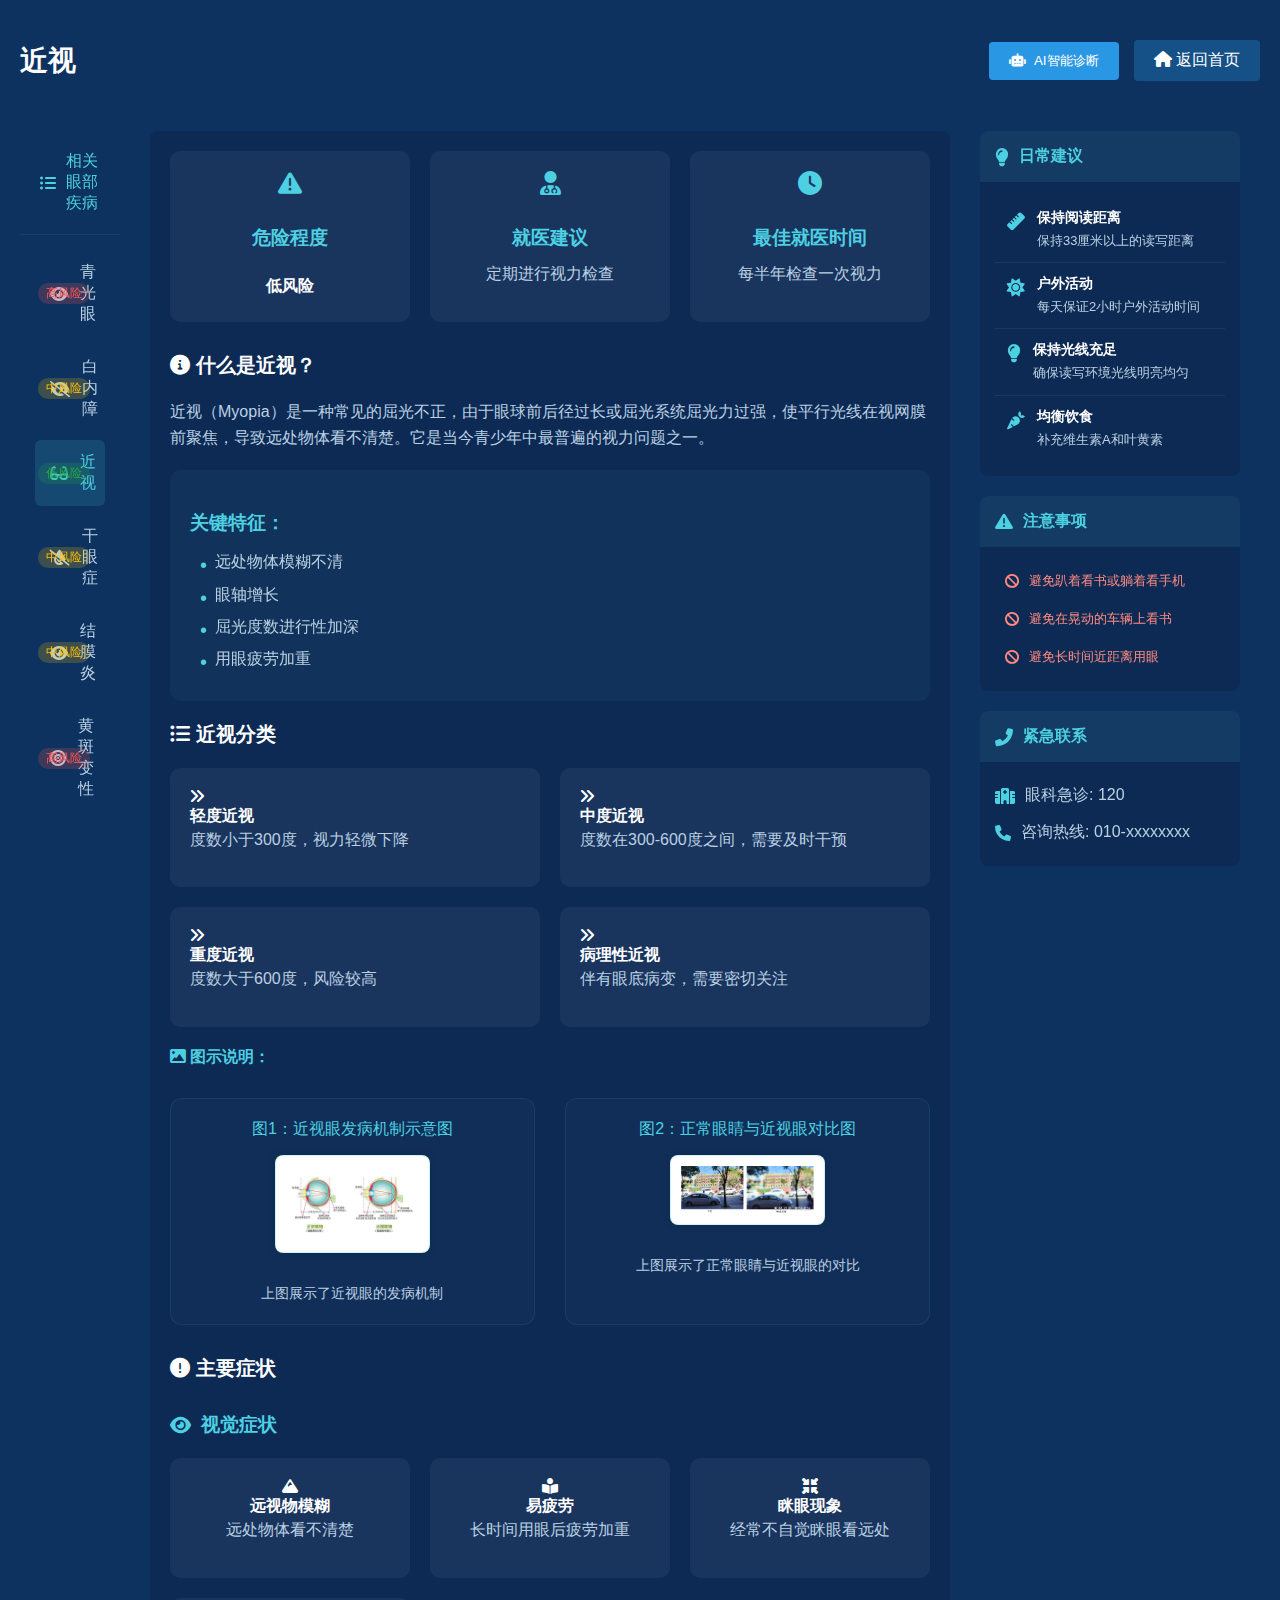
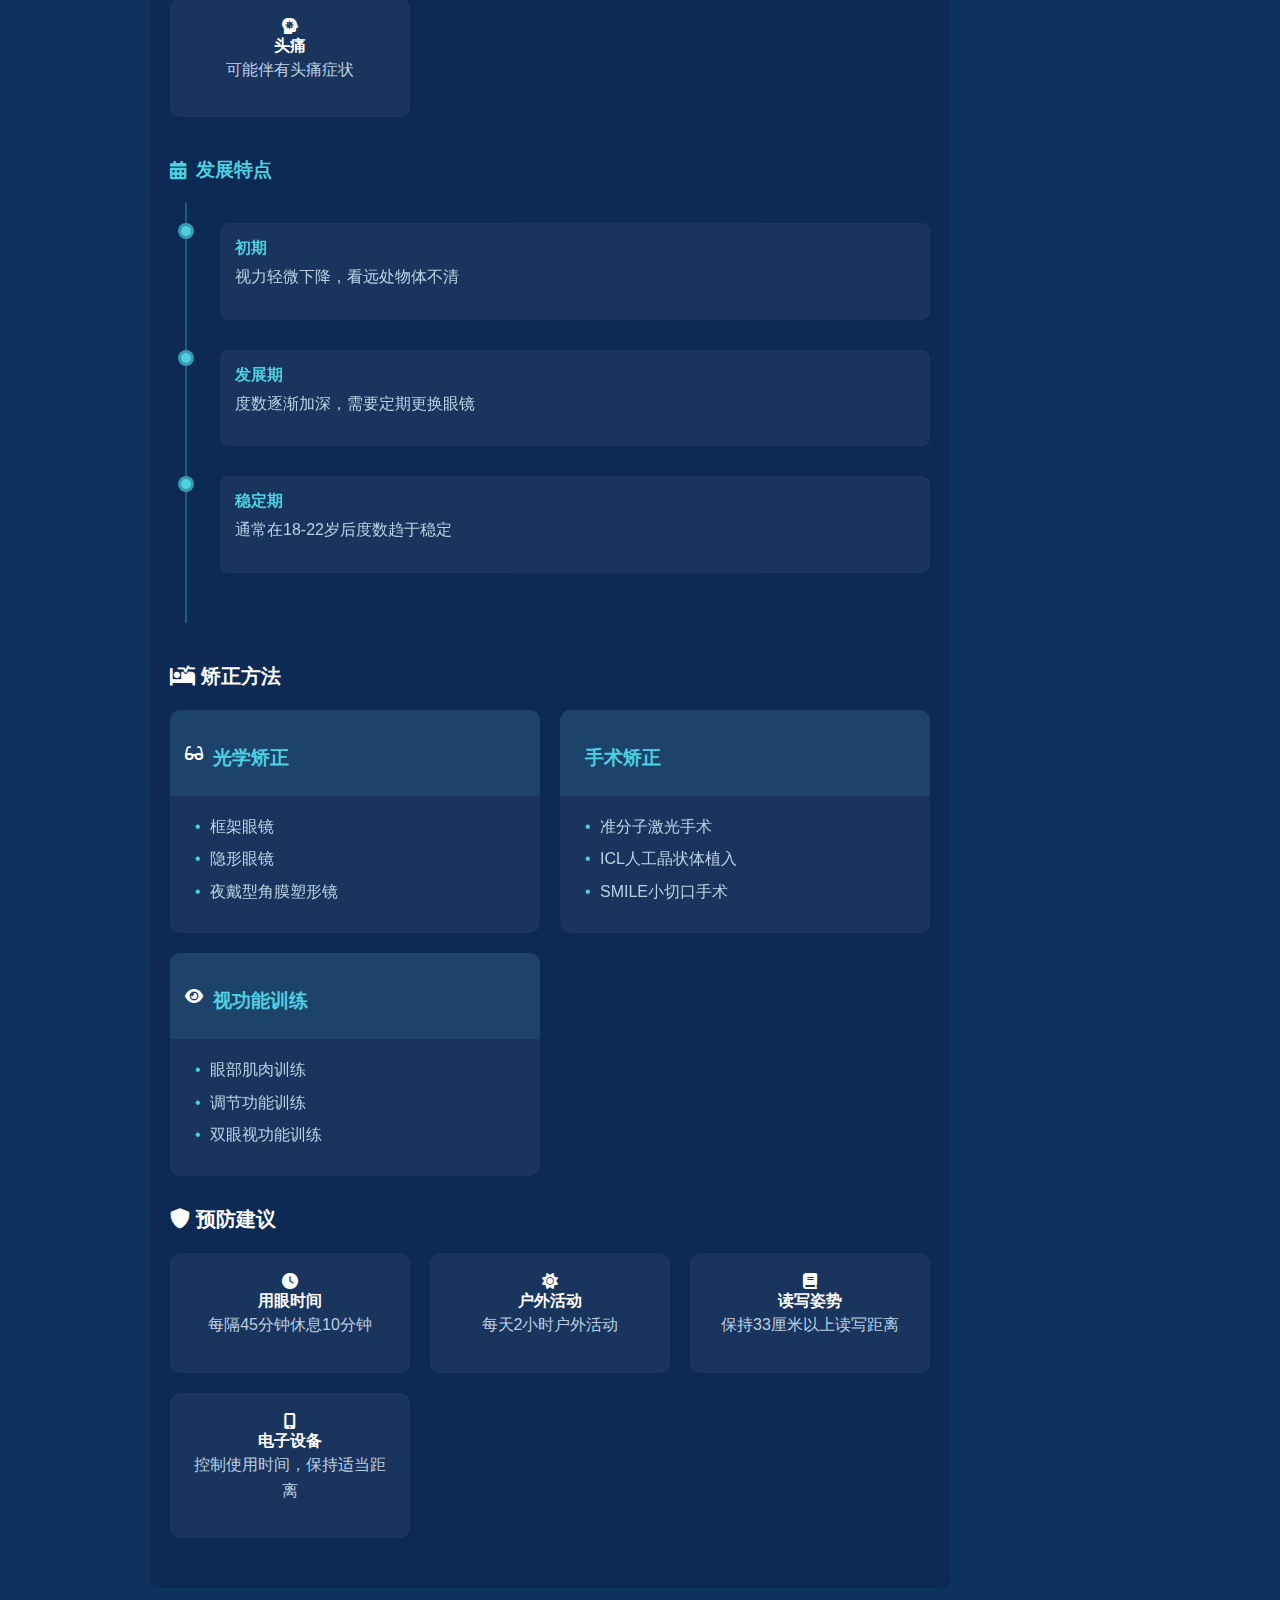
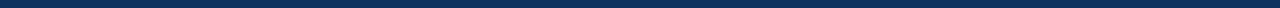
<file: ai_detection/myopia.html>
<!DOCTYPE html>
<html lang="zh">
<head>
    <meta charset="UTF-8">
    <title>近视 - 眼部疾病预测中心</title>
    <link rel="stylesheet" href="css/disease-detail.css">
    <link rel="stylesheet" href="https://cdnjs.cloudflare.com/ajax/libs/font-awesome/6.0.0/css/all.min.css">
</head>
<body>
    <div class="content-body">
        <div class="header">
            <div class="header-left">
                <span>近视</span>
            </div>
            <div class="header-right">
                <button class="action-button" onclick="window.location.href='ai-diagnosis.html'">
                    <i class="fas fa-robot"></i>
                    AI智能诊断
                </button>
                <a href="index.html" class="back-button">
                    <i class="fas fa-home"></i>
                    返回首页
                </a>
            </div>
        </div>

        <div class="content">
            <div class="sidebar">
                <div class="sidebar-header">
                    <i class="fas fa-list-ul"></i>
                    相关眼部疾病
                </div>
                <div class="disease-nav">
                    <a href="glaucoma.html" class="disease-link">
                        <i class="fas fa-eye"></i>
                        青光眼
                        <span class="risk-badge high">高风险</span>
                    </a>
                    <a href="cataract.html" class="disease-link">
                        <i class="fas fa-eye-slash"></i>
                        白内障
                        <span class="risk-badge medium">中风险</span>
                    </a>
                    <a href="myopia.html" class="disease-link active">
                        <i class="fas fa-glasses"></i>
                        近视
                        <span class="risk-badge low">低风险</span>
                    </a>
                    <a href="dry-eye.html" class="disease-link">
                        <i class="fas fa-tint-slash"></i>
                        干眼症
                        <span class="risk-badge medium">中风险</span>
                    </a>
                    <a href="conjunctivitis.html" class="disease-link">
                        <i class="fas fa-eye"></i>
                        结膜炎
                        <span class="risk-badge medium">中风险</span>
                    </a>
                    <a href="amd.html" class="disease-link">
                        <i class="fas fa-bullseye"></i>
                        黄斑变性
                        <span class="risk-badge high">高风险</span>
                    </a>
                </div>
            </div>

            <div class="main-content">
                <div class="disease-info">
                    <div class="quick-info">
                        <div class="info-card">
                            <i class="fas fa-exclamation-triangle"></i>
                            <h3>危险程度</h3>
                            <div class="risk-level low">低风险</div>
                        </div>
                        <div class="info-card">
                            <i class="fas fa-user-md"></i>
                            <h3>就医建议</h3>
                            <p>定期进行视力检查</p>
                        </div>
                        <div class="info-card">
                            <i class="fas fa-clock"></i>
                            <h3>最佳就医时间</h3>
                            <p>每半年检查一次视力</p>
                        </div>
                    </div>

                    <div class="section">
                        <h2><i class="fas fa-info-circle"></i> 什么是近视？</h2>
                        <p>近视（Myopia）是一种常见的屈光不正，由于眼球前后径过长或屈光系统屈光力过强，使平行光线在视网膜前聚焦，导致远处物体看不清楚。它是当今青少年中最普遍的视力问题之一。</p>
                        
                        <div class="key-points">
                            <h3>关键特征：</h3>
                            <ul>
                                <li>远处物体模糊不清</li>
                                <li>眼轴增长</li>
                                <li>屈光度数进行性加深</li>
                                <li>用眼疲劳加重</li>
                            </ul>
                        </div>

                        <div class="section">
                            <h2><i class="fas fa-list-ul"></i> 近视分类</h2>
                            
                            <div class="type-grid">
                                <div class="type-card">
                                    <i class="fas fa-angle-double-right"></i>
                                    <h4>轻度近视</h4>
                                    <p>度数小于300度，视力轻微下降</p>
                                </div>
                                <div class="type-card">
                                    <i class="fas fa-angle-double-right"></i>
                                    <h4>中度近视</h4>
                                    <p>度数在300-600度之间，需要及时干预</p>
                                </div>
                                <div class="type-card">
                                    <i class="fas fa-angle-double-right"></i>
                                    <h4>重度近视</h4>
                                    <p>度数大于600度，风险较高</p>
                                </div>
                                <div class="type-card">
                                    <i class="fas fa-angle-double-right"></i>
                                    <h4>病理性近视</h4>
                                    <p>伴有眼底病变，需要密切关注</p>
                                </div>
                            </div>

                            <div class="image-section">
                                <h3><i class="fas fa-image"></i> 图示说明：</h3>
                                <div class="disease-images">
                                    <div class="disease-image">
                                        <div class="image-title">图1：近视眼发病机制示意图</div>
                                        <img src="image/details/myopia/mechanism.png" alt="近视眼发病机制">
                                        <div class="image-desc">上图展示了近视眼的发病机制</div>
                                    </div>
                                    <div class="disease-image">
                                        <div class="image-title">图2：正常眼睛与近视眼对比图</div>
                                        <img src="image/details/myopia/compare.png" alt="正常眼睛与近视眼对比">
                                        <div class="image-desc">上图展示了正常眼睛与近视眼的对比</div>
                                    </div>
                                </div>
                            </div>
                        </div>
                    </div>

                    <div class="section">
                        <h2><i class="fas fa-exclamation-circle"></i> 主要症状</h2>
                        
                        <div class="symptoms-categories">
                            <div class="category">
                                <h3><i class="fas fa-eye"></i> 视觉症状</h3>
                                <div class="symptoms-grid">
                                    <div class="symptom-card">
                                        <i class="fas fa-mountain"></i>
                                        <h4>远视物模糊</h4>
                                        <p>远处物体看不清楚</p>
                                    </div>
                                    <div class="symptom-card">
                                        <i class="fas fa-book-reader"></i>
                                        <h4>易疲劳</h4>
                                        <p>长时间用眼后疲劳加重</p>
                                    </div>
                                    <div class="symptom-card">
                                        <i class="fas fa-compress-arrows-alt"></i>
                                        <h4>眯眼现象</h4>
                                        <p>经常不自觉眯眼看远处</p>
                                    </div>
                                    <div class="symptom-card">
                                        <i class="fas fa-head-side-virus"></i>
                                        <h4>头痛</h4>
                                        <p>可能伴有头痛症状</p>
                                    </div>
                                </div>
                            </div>

                            <div class="category">
                                <h3><i class="fas fa-calendar-alt"></i> 发展特点</h3>
                                <div class="progress-timeline">
                                    <div class="timeline-item">
                                        <div class="timeline-point"></div>
                                        <div class="timeline-content">
                                            <h4>初期</h4>
                                            <p>视力轻微下降，看远处物体不清</p>
                                        </div>
                                    </div>
                                    <div class="timeline-item">
                                        <div class="timeline-point"></div>
                                        <div class="timeline-content">
                                            <h4>发展期</h4>
                                            <p>度数逐渐加深，需要定期更换眼镜</p>
                                        </div>
                                    </div>
                                    <div class="timeline-item">
                                        <div class="timeline-point"></div>
                                        <div class="timeline-content">
                                            <h4>稳定期</h4>
                                            <p>通常在18-22岁后度数趋于稳定</p>
                                        </div>
                                    </div>
                                </div>
                            </div>
                        </div>
                    </div>

                    <div class="section">
                        <h2><i class="fas fa-procedures"></i> 矫正方法</h2>
                        <div class="treatment-methods">
                            <div class="treatment-card">
                                <div class="card-header">
                                    <i class="fas fa-glasses"></i>
                                    <h3>光学矫正</h3>
                                </div>
                                <div class="card-content">
                                    <ul>
                                        <li>框架眼镜</li>
                                        <li>隐形眼镜</li>
                                        <li>夜戴型角膜塑形镜</li>
                                    </ul>
                                </div>
                            </div>
                            <div class="treatment-card">
                                <div class="card-header">
                                    <i class="fas fa-laser"></i>
                                    <h3>手术矫正</h3>
                                </div>
                                <div class="card-content">
                                    <ul>
                                        <li>准分子激光手术</li>
                                        <li>ICL人工晶状体植入</li>
                                        <li>SMILE小切口手术</li>
                                    </ul>
                                </div>
                            </div>
                            <div class="treatment-card">
                                <div class="card-header">
                                    <i class="fas fa-eye"></i>
                                    <h3>视功能训练</h3>
                                </div>
                                <div class="card-content">
                                    <ul>
                                        <li>眼部肌肉训练</li>
                                        <li>调节功能训练</li>
                                        <li>双眼视功能训练</li>
                                    </ul>
                                </div>
                            </div>
                        </div>
                    </div>

                    <div class="section">
                        <h2><i class="fas fa-shield-alt"></i> 预防建议</h2>
                        <div class="prevention-tips">
                            <div class="tip">
                                <i class="fas fa-clock"></i>
                                <h4>用眼时间</h4>
                                <p>每隔45分钟休息10分钟</p>
                            </div>
                            <div class="tip">
                                <i class="fas fa-sun"></i>
                                <h4>户外活动</h4>
                                <p>每天2小时户外活动</p>
                            </div>
                            <div class="tip">
                                <i class="fas fa-book"></i>
                                <h4>读写姿势</h4>
                                <p>保持33厘米以上读写距离</p>
                            </div>
                            <div class="tip">
                                <i class="fas fa-mobile-alt"></i>
                                <h4>电子设备</h4>
                                <p>控制使用时间，保持适当距离</p>
                            </div>
                        </div>
                    </div>
                </div>
            </div>

            <div class="advice-sidebar">
                <div class="advice-section">
                    <div class="advice-header">
                        <i class="fas fa-lightbulb"></i>
                        <h3>日常建议</h3>
                    </div>
                    <div class="advice-list">
                        <div class="advice-item">
                            <i class="fas fa-ruler"></i>
                            <div class="advice-content">
                                <h4>保持阅读距离</h4>
                                <p>保持33厘米以上的读写距离</p>
                            </div>
                        </div>
                        <div class="advice-item">
                            <i class="fas fa-sun"></i>
                            <div class="advice-content">
                                <h4>户外活动</h4>
                                <p>每天保证2小时户外活动时间</p>
                            </div>
                        </div>
                        <div class="advice-item">
                            <i class="fas fa-lightbulb"></i>
                            <div class="advice-content">
                                <h4>保持光线充足</h4>
                                <p>确保读写环境光线明亮均匀</p>
                            </div>
                        </div>
                        <div class="advice-item">
                            <i class="fas fa-carrot"></i>
                            <div class="advice-content">
                                <h4>均衡饮食</h4>
                                <p>补充维生素A和叶黄素</p>
                            </div>
                        </div>
                    </div>
                </div>

                <div class="advice-section">
                    <div class="advice-header">
                        <i class="fas fa-exclamation-triangle"></i>
                        <h3>注意事项</h3>
                    </div>
                    <div class="warning-list">
                        <div class="warning-item">
                            <i class="fas fa-ban"></i>
                            <p>避免趴着看书或躺着看手机</p>
                        </div>
                        <div class="warning-item">
                            <i class="fas fa-ban"></i>
                            <p>避免在晃动的车辆上看书</p>
                        </div>
                        <div class="warning-item">
                            <i class="fas fa-ban"></i>
                            <p>避免长时间近距离用眼</p>
                        </div>
                    </div>
                </div>

                <div class="emergency-contact">
                    <div class="advice-header">
                        <i class="fas fa-phone-alt"></i>
                        <h3>紧急联系</h3>
                    </div>
                    <div class="contact-info">
                        <p><i class="fas fa-hospital-alt"></i> 眼科急诊: 120</p>
                        <p><i class="fas fa-phone"></i> 咨询热线: 010-xxxxxxxx</p>
                    </div>
                </div>
            </div>
        </div>
    </div>
</body>
</html>
</file>
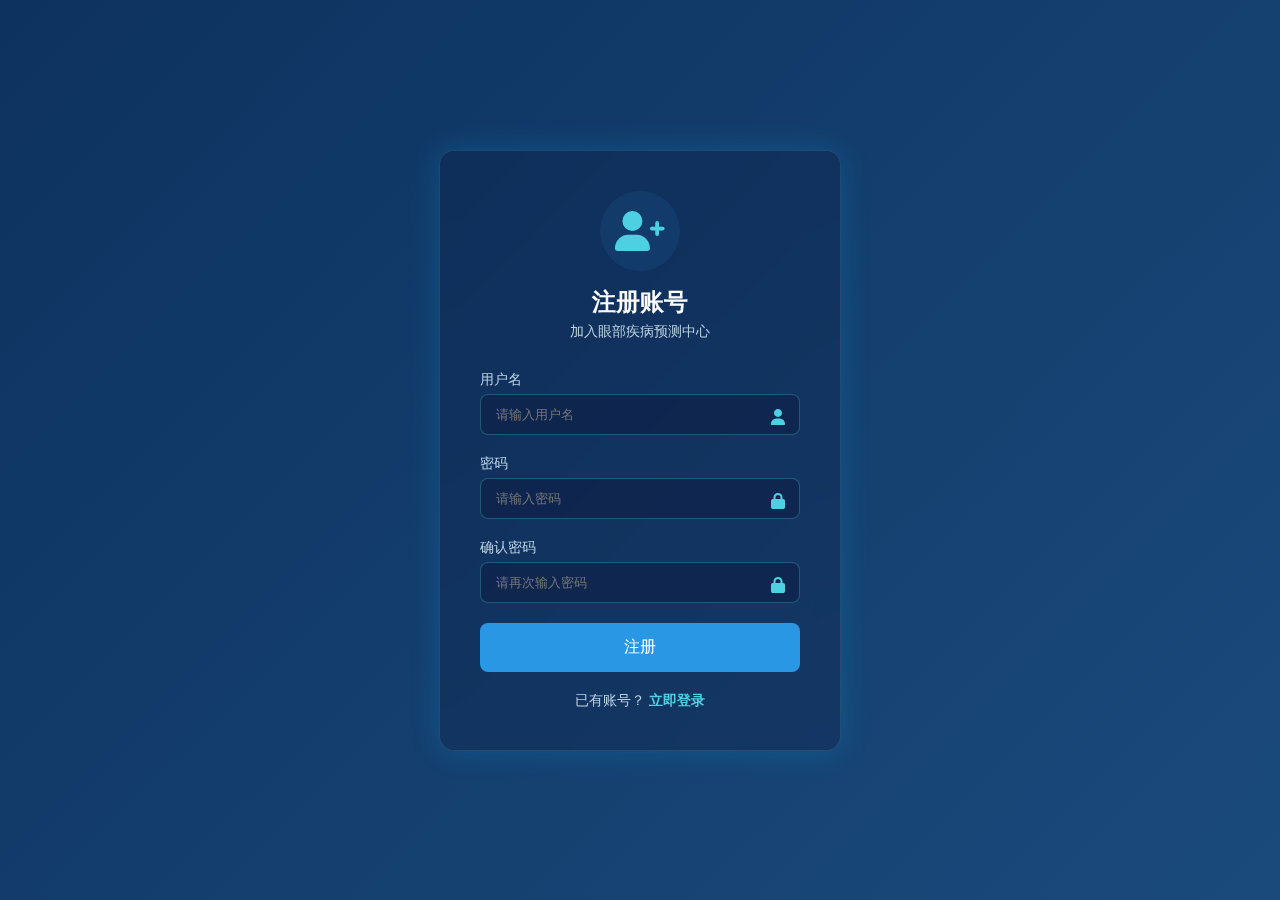
<file: ai_detection/register.html>
<!DOCTYPE html>
<html lang="zh">
<head>
    <meta charset="UTF-8">
    <title>注册 - 眼部疾病预测中心</title>
    <link rel="stylesheet" href="https://cdnjs.cloudflare.com/ajax/libs/font-awesome/6.0.0/css/all.min.css">
    <style>
        body {
            margin: 0;
            padding: 0;
            background: #0d325f;
            font-family: Arial, sans-serif;
            display: flex;
            justify-content: center;
            align-items: center;
            height: 100vh;
            background-image: linear-gradient(135deg, #0d325f 0%, #1a4a7c 100%);
        }

        .register-container {
            background: rgba(12,26,63,0.3);
            padding: 40px;
            border-radius: 15px;
            box-shadow: 0 0 30px rgba(0,194,255,0.2);
            width: 320px;
            backdrop-filter: blur(10px);
            border: 1px solid rgba(255,255,255,0.1);
            animation: fadeIn 0.5s ease-out;
        }

        .register-header {
            text-align: center;
            margin-bottom: 30px;
        }

        .register-logo {
            width: 80px;
            height: 80px;
            margin-bottom: 15px;
            background: rgba(41,151,228,0.1);
            border-radius: 50%;
            display: flex;
            align-items: center;
            justify-content: center;
            margin: 0 auto 15px;
        }

        .register-logo i {
            font-size: 40px;
            color: #4dd0e1;
        }

        .register-title {
            color: #fff;
            font-size: 24px;
            margin: 0;
        }

        .register-subtitle {
            color: #bad0e2;
            font-size: 14px;
            margin-top: 5px;
        }

        .input-group {
            margin-bottom: 20px;
            position: relative;
        }

        .input-group label {
            display: block;
            color: #bad0e2;
            margin-bottom: 5px;
            font-size: 14px;
        }

        .input-group input {
            width: 100%;
            padding: 12px 40px 12px 15px;
            border: 1px solid rgba(77,208,225,0.3);
            background: rgba(12,26,63,0.5);
            border-radius: 8px;
            color: #fff;
            outline: none;
            box-sizing: border-box;
            transition: all 0.3s ease;
        }

        .input-group input:focus {
            border-color: #4dd0e1;
            box-shadow: 0 0 10px rgba(77,208,225,0.3);
        }

        .input-group i {
            position: absolute;
            right: 15px;
            top: 38px;
            color: #4dd0e1;
        }

        .register-btn {
            width: 100%;
            padding: 14px;
            background: #2997e4;
            border: none;
            border-radius: 8px;
            color: #fff;
            font-size: 16px;
            cursor: pointer;
            transition: all 0.3s ease;
            margin-bottom: 20px;
        }

        .register-btn:hover {
            background: #3aa5f2;
            transform: translateY(-2px);
            box-shadow: 0 5px 15px rgba(41,151,228,0.3);
        }

        .login-link {
            text-align: center;
            color: #bad0e2;
            font-size: 14px;
        }

        .login-link a {
            color: #4dd0e1;
            text-decoration: none;
            font-weight: bold;
            transition: color 0.3s ease;
        }

        .login-link a:hover {
            color: #2997e4;
        }

        .error-message {
            color: #ff6b6b;
            font-size: 14px;
            text-align: center;
            margin-top: 10px;
            display: none;
            padding: 10px;
            background: rgba(255,107,107,0.1);
            border-radius: 4px;
        }

        @keyframes fadeIn {
            from { opacity: 0; transform: translateY(-20px); }
            to { opacity: 1; transform: translateY(0); }
        }
    </style>
</head>
<body>
    <div class="register-container">
        <div class="register-header">
            <div class="register-logo">
                <i class="fas fa-user-plus"></i>
            </div>
            <h1 class="register-title">注册账号</h1>
            <p class="register-subtitle">加入眼部疾病预测中心</p>
        </div>

        <form id="registerForm">
            <div class="input-group">
                <label for="username">用户名</label>
                <input type="text" id="username" required placeholder="请输入用户名">
                <i class="fas fa-user"></i>
            </div>
            <div class="input-group">
                <label for="password">密码</label>
                <input type="password" id="password" required placeholder="请输入密码">
                <i class="fas fa-lock"></i>
            </div>
            <div class="input-group">
                <label for="confirmPassword">确认密码</label>
                <input type="password" id="confirmPassword" required placeholder="请再次输入密码">
                <i class="fas fa-lock"></i>
            </div>

            <button type="submit" class="register-btn">注册</button>
            <div id="errorMessage" class="error-message"></div>

            <div class="login-link">
                已有账号？ <a href="login.html">立即登录</a>
            </div>
        </form>
    </div>

    <script>
        document.getElementById('registerForm').addEventListener('submit', async (e) => {
            e.preventDefault();
            
            const username = document.getElementById('username').value;
            const password = document.getElementById('password').value;
            const confirmPassword = document.getElementById('confirmPassword').value;
            const errorMessage = document.getElementById('errorMessage');
            
            // 表单验证
            if (!username || !password || !confirmPassword) {
                errorMessage.textContent = '请填写所有必填项';
                errorMessage.style.display = 'block';
                return;
            }

            if (password !== confirmPassword) {
                errorMessage.textContent = '两次输入的密码不一致';
                errorMessage.style.display = 'block';
                return;
            }

            try {
                const response = await fetch('http://localhost:5001/register', {
                    method: 'POST',
                    headers: {
                        'Content-Type': 'application/json'
                    },
                    body: JSON.stringify({ username, password }),
                    credentials: 'include'
                });
                
                const data = await response.json();
                
                if (data.success) {
                    alert('注册成功！即将跳转到登录页面');
                    window.location.href = 'login.html';
                } else {
                    errorMessage.textContent = data.message;
                    errorMessage.style.display = 'block';
                }
            } catch (error) {
                errorMessage.textContent = '注册失败，请重试';
                errorMessage.style.display = 'block';
            }

            // 3秒后隐藏错误信息
            setTimeout(() => {
                errorMessage.style.display = 'none';
            }, 3000);
        });
    </script>
</body>
</html>
</file>
<file: ai_detection/css/about.css>
/* 基础样式 */
* {
    margin: 0;
    padding: 0;
    box-sizing: border-box;
}

body {
    font-family: 'Arial', sans-serif;
    background: linear-gradient(135deg, #0d325f 0%, #0a1f3d 100%);
    color: #ffffff;
    min-height: 100vh;
    overflow-x: hidden;
    line-height: 1.6;
}

/* 导航栏样式 */
.navbar {
    display: flex;
    justify-content: flex-start;
    align-items: center;
    padding: 20px;
    background: rgba(13, 50, 95, 0.98);
    box-shadow: 0 2px 10px rgba(0, 0, 0, 0.3);
}

.nav-left {
    display: flex;
    align-items: center;
    flex: 1;
}

.nav-logo {
    display: flex;
    align-items: center;
    gap: 10px;
}

.nav-logo i {
    font-size: 28px;
    color: #2997e4;
}

.nav-logo span {
    font-size: 20px;
    color: #fff;
    font-weight: 500;
}

.back-link {
    color: #fff;
    text-decoration: none;
    font-size: 16px;
    display: flex;
    align-items: center;
    gap: 8px;
    padding: 8px 15px;
    border-radius: 6px;
    transition: all 0.3s ease;
}

.back-link:hover {
    background: rgba(77,208,225,0.1);
    color: #4dd0e1;
}

.back-link i {
    font-size: 14px;
}

.nav-right {
    display: flex;
    align-items: center;
    gap: 20px;
}

.contact-link {
    color: #fff;
    text-decoration: none;
    font-size: 16px;
    display: flex;
    align-items: center;
    gap: 8px;
    padding: 8px 15px;
    border-radius: 6px;
    transition: all 0.3s ease;
}

.contact-link:hover {
    background: rgba(77,208,225,0.1);
    color: #4dd0e1;
}

.contact-link i {
    font-size: 14px;
}

/* 主容器样式 */
.about-container {
    max-width: 1200px;
    margin: 0 auto;
    padding: 20px;
    display: flex;
    flex-direction: column;
    gap: 30px;
}

/* 通用section样式 */
.about-section {
    background: rgba(41,151,228,0.1);
    border-radius: 12px;
    padding: 25px;
}

.section-header {
    display: flex;
    align-items: center;
    gap: 12px;
    margin-bottom: 20px;
}

.section-header i {
    color: #4dd0e1;
    font-size: 24px;
}

.section-header h2 {
    color: #fff;
    font-size: 20px;
    font-weight: 500;
}

/* 特性网格布局 */
.feature-grid {
    display: grid;
    grid-template-columns: repeat(3, 1fr);
    gap: 20px;
}

.feature-item {
    background: rgba(77,208,225,0.1);
    border-radius: 8px;
    padding: 20px;
    text-align: center;
    transition: transform 0.3s ease;
}

.feature-item:hover {
    transform: translateY(-5px);
}

.feature-item i {
    color: #4dd0e1;
    font-size: 32px;
    margin-bottom: 15px;
}

.feature-item h3 {
    color: #fff;
    font-size: 16px;
    margin-bottom: 10px;
}

.feature-item p {
    color: #bad0e2;
    font-size: 14px;
    line-height: 1.5;
}

/* 流程展示样式 */
.process-flow {
    display: flex;
    align-items: center;
    justify-content: center;
    gap: 20px;
    padding: 20px 0;
}

.process-item {
    text-align: center;
    flex: 1;
}

.process-icon {
    width: 80px;
    height: 80px;
    background: rgba(77,208,225,0.1);
    border-radius: 50%;
    display: flex;
    align-items: center;
    justify-content: center;
    margin: 0 auto 15px;
}

.process-icon i {
    color: #4dd0e1;
    font-size: 32px;
}

.process-arrow {
    color: #4dd0e1;
    font-size: 24px;
}

/* 特色列表样式 */
.features-list {
    display: grid;
    grid-template-columns: repeat(2, 1fr);
    gap: 15px;
}

.feature-row {
    display: flex;
    align-items: center;
    gap: 10px;
    padding: 12px;
    background: rgba(77,208,225,0.1);
    border-radius: 8px;
}

.feature-row i {
    color: #4dd0e1;
    font-size: 18px;
}

.feature-row span {
    color: #bad0e2;
    font-size: 14px;
}

/* 响应式布局 */
@media screen and (max-width: 768px) {
    .process-flow {
        flex-direction: column;
    }
    
    .process-arrow {
        transform: rotate(90deg);
    }
    
    .features-list {
        grid-template-columns: 1fr;
    }
}

/* 内容容器 */
.about-content {
    max-width: 1200px;
    margin: 0 auto;
    padding: 30px;
}

/* 各个部分样式 */
.section-block {
    margin: 40px 0;
    padding: 20px;
    border-radius: 10px;
    background: rgba(12, 26, 63, 0.7);
    box-shadow: 0 4px 10px rgba(0, 0, 0, 0.3);
}

h2 {
    color: #2997e4;
    font-size: 28px;
    margin-bottom: 20px;
}

h3 {
    color: #4dd0e1;
    font-size: 24px;
    margin-top: 20px;
}

/* 功能和疾病检测类型样式 */
.features-grid, .disease-grid {
    display: grid;
    grid-template-columns: repeat(auto-fit, minmax(250px, 1fr));
    gap: 20px;
}

.feature-card, .disease-card {
    background: rgba(255, 255, 255, 0.05);
    padding: 20px;
    border-radius: 10px;
    text-align: center;
    transition: all 0.3s ease;
}

.feature-card i, .disease-card i {
    font-size: 30px;
    color: #4dd0e1;
    margin-bottom: 10px;
}

.feature-card h3, .disease-card h3 {
    color: #fff;
    margin-bottom: 5px;
}

.feature-card p, .disease-card p {
    color: #bad0e2;
    font-size: 14px;
}

/* 系统流程样式 */
.workflow-steps {
    display: flex;
    justify-content: space-between;
    margin-top: 20px;
}

.step {
    flex: 1;
    text-align: center;
}

.step-icon {
    font-size: 30px;
    color: #4dd0e1;
    margin-bottom: 10px;
}

/* CTA部分 */
.cta-section {
    text-align: center;
    padding: 50px 20px;
    background: radial-gradient(circle at center, rgba(41, 151, 228, 0.1) 0%, transparent 70%);
}

.cta-button {
    background: linear-gradient(45deg, #2997e4, #47bfff);
    color: #fff;
    border: none;
    padding: 15px 40px;
    border-radius: 8px;
    font-size: 18px;
    cursor: pointer;
    display: inline-flex;
    align-items: center;
    gap: 10px;
    margin-top: 30px;
    transition: all 0.3s ease;
}

.cta-button:hover {
    transform: translateY(-3px);
    box-shadow: 0 5px 20px rgba(41, 151, 228, 0.3);
}

/* 页脚样式 */
.footer {
    background: rgba(10, 31, 61, 0.95);
    padding: 30px 0;
    text-align: center;
}

/* 关于页面样式 */
.about-content {
    padding: 30px;
    color: #fff;
}

.section-block {
    background: rgba(12,26,63,0.5);
    border-radius: 10px;
    padding: 25px;
    margin-bottom: 30px;
}

.section-block h2 {
    color: #4dd0e1;
    font-size: 24px;
    margin-bottom: 20px;
    padding-bottom: 10px;
    border-bottom: 2px solid rgba(77,208,225,0.2);
}

/* 公司简介样式 */
.intro-content {
    display: flex;
    gap: 40px;
    align-items: center;
}

.intro-text {
    flex: 1;
    line-height: 1.8;
    font-size: 16px;
    color: #bad0e2;
}

.intro-stats {
    display: flex;
    gap: 30px;
}

.stat-item {
    text-align: center;
}

.stat-number {
    font-size: 32px;
    color: #4dd0e1;
    font-weight: bold;
    display: block;
}

.stat-label {
    color: #bad0e2;
    font-size: 14px;
    margin-top: 5px;
}

/* 技术优势样式 */
.advantages-grid {
    display: grid;
    grid-template-columns: repeat(4, 1fr);
    gap: 20px;
}

.advantage-card {
    background: rgba(41,151,228,0.1);
    padding: 20px;
    border-radius: 8px;
    text-align: center;
    transition: all 0.3s ease;
}

.advantage-card:hover {
    transform: translateY(-5px);
    background: rgba(41,151,228,0.15);
}

.advantage-card i {
    font-size: 32px;
    color: #4dd0e1;
    margin-bottom: 15px;
}

.advantage-card h3 {
    color: #fff;
    font-size: 18px;
    margin-bottom: 10px;
}

.advantage-card p {
    color: #bad0e2;
    font-size: 14px;
    line-height: 1.6;
}

/* 团队介绍样式 */
.team-intro {
    margin-top: 40px;
}

.team-grid {
    display: grid;
    grid-template-columns: repeat(auto-fit, minmax(200px, 1fr));
    gap: 20px;
}

.team-member {
    background: rgba(255, 255, 255, 0.05);
    padding: 20px;
    border-radius: 10px;
    text-align: center;
    transition: all 0.3s ease;
}

.team-member img {
    width: 100%;
    height: auto;
    border-radius: 50%;
    margin-bottom: 10px;
}

.team-member h3 {
    color: #4dd0e1;
    margin-bottom: 5px;
}

.team-member p {
    color: #bad0e2;
    font-size: 14px;
}

/* 技术特点部分 */
.features-grid {
    display: grid;
    grid-template-columns: repeat(auto-fit, minmax(300px, 1fr));
    gap: 30px;
}

.feature-card {
    background: rgba(255, 255, 255, 0.05);
    padding: 30px;
    border-radius: 12px;
    text-align: center;
    transition: all 0.3s ease;
}

.feature-card:hover {
    transform: translateY(-5px);
    background: rgba(255, 255, 255, 0.1);
}

.feature-card i {
    font-size: 40px;
    color: #2997e4;
    margin-bottom: 20px;
}

/* 响应式设计 */
@media screen and (max-width: 768px) {
    .navbar {
        padding: 0 20px;
    }

    .highlight-text {
        font-size: 1.4rem;
        padding: 0 20px;
    }

    .tech-card {
        flex-direction: column;
        align-items: center;
        text-align: center;
        padding: 30px;
    }

    .tech-stats {
        flex-direction: column;
        align-items: center;
        gap: 15px;
    }
}

/* 背景信息样式 */
.background-info {
    padding: 20px;
}

.highlight-text {
    font-size: 18px;
    color: #4dd0e1;
    margin-bottom: 20px;
    text-align: center;
    font-weight: 500;
}

.stats-grid {
    display: grid;
    grid-template-columns: repeat(3, 1fr);
    gap: 20px;
    margin: 25px 0;
}

.stat-item {
    text-align: center;
    padding: 15px;
    background: rgba(77,208,225,0.1);
    border-radius: 8px;
}

.stat-value {
    color: #4dd0e1;
    font-size: 24px;
    font-weight: bold;
    margin-bottom: 5px;
}

.stat-label {
    color: #bad0e2;
    font-size: 13px;
}

.detail-text {
    color: #bad0e2;
    line-height: 1.8;
    text-align: justify;
}

/* 技术内容样式 */
.tech-content {
    display: flex;
    flex-direction: column;
    gap: 25px;
}

.tech-overview {
    text-align: center;
    margin-bottom: 20px;
}

.tech-intro {
    color: #bad0e2;
    font-size: 16px;
    line-height: 1.6;
}

.tech-detail {
    margin-top: 15px;
    display: flex;
    flex-direction: column;
    gap: 5px;
}

.tech-detail span {
    color: #bad0e2;
    font-size: 12px;
}

/* 疾病检测能力样式 */
.disease-grid {
    display: grid;
    grid-template-columns: repeat(auto-fit, minmax(300px, 1fr));
    gap: 20px;
}

.disease-item {
    background: rgba(77,208,225,0.1);
    border-radius: 8px;
    padding: 20px;
    text-align: center;
    transition: transform 0.3s ease;
}

.disease-item:hover {
    transform: translateY(-5px);
    background: rgba(77,208,225,0.15);
}

.disease-icon {
    width: 60px;
    height: 60px;
    background: rgba(77,208,225,0.2);
    border-radius: 50%;
    display: flex;
    align-items: center;
    justify-content: center;
    margin: 0 auto 15px;
    transition: background 0.3s ease;
}

.disease-item:hover .disease-icon {
    background: rgba(77,208,225,0.3);
}

.disease-icon i {
    color: #4dd0e1;
    font-size: 24px;
}

.disease-detail {
    margin: 15px 0;
    display: flex;
    flex-direction: column;
    gap: 8px;
}

.disease-detail span {
    color: #bad0e2;
    font-size: 13px;
}

.accuracy {
    color: #4dd0e1;
    font-size: 14px;
    font-weight: 500;
}

/* 流程详情样式 */
.process-detail {
    margin-top: 15px;
}

.process-detail p {
    color: #4dd0e1;
    font-size: 14px;
    margin-bottom: 10px;
}

.process-detail ul {
    list-style: none;
}

.process-detail li {
    color: #bad0e2;
    font-size: 13px;
    margin: 5px 0;
}

/* 响应式调整 */
@media screen and (max-width: 992px) {
    .disease-grid {
        grid-template-columns: repeat(2, 1fr);
    }
}

@media screen and (max-width: 768px) {
    .disease-grid {
        grid-template-columns: 1fr;
    }
}

/* 详细内容样式优化 */
.detail-content {
    display: flex;
    flex-direction: column;
    gap: 15px;
    margin-top: 20px;
}

.detail-text {
    color: #bad0e2;
    line-height: 1.8;
    text-align: justify;
    font-size: 14px;
}

/* 技术亮点样式 */
.tech-highlights {
    margin-top: 30px;
    display: grid;
    grid-template-columns: repeat(2, 1fr);
    gap: 20px;
}

.highlight-item {
    background: rgba(77,208,225,0.1);
    border-radius: 8px;
    padding: 20px;
    display: flex;
    align-items: flex-start;
    gap: 15px;
}

.highlight-item i {
    color: #4dd0e1;
    font-size: 24px;
    margin-top: 3px;
}

.highlight-content h4 {
    color: #fff;
    font-size: 16px;
    margin-bottom: 8px;
}

.highlight-content p {
    color: #bad0e2;
    font-size: 14px;
    line-height: 1.6;
}

/* 响应式调整补充 */
@media screen and (max-width: 768px) {
    .tech-highlights {
        grid-template-columns: 1fr;
    }
    
    .highlight-item {
        flex-direction: column;
        align-items: center;
        text-align: center;
    }
}

/* 响应式调整 */
@media screen and (max-width: 992px) {
    .feature-grid {
        grid-template-columns: repeat(2, 1fr);
    }
}

@media screen and (max-width: 576px) {
    .feature-grid {
        grid-template-columns: 1fr;
    }
}

/* 开始体验部分样式 */
.start-section {
    text-align: center;
    padding: 40px 20px;
    background: rgba(41,151,228,0.15);
    border-radius: 12px;
    margin-top: 20px;
}

.start-content {
    max-width: 800px;
    margin: 0 auto;
}

.start-content h2 {
    color: #fff;
    font-size: 28px;
    margin-bottom: 15px;
    font-weight: 600;
}

.start-content p {
    color: #bad0e2;
    font-size: 16px;
    margin-bottom: 30px;
    line-height: 1.6;
}

.start-buttons {
    display: flex;
    justify-content: center;
    gap: 20px;
}

.start-btn {
    display: flex;
    align-items: center;
    gap: 10px;
    padding: 12px 30px;
    border-radius: 8px;
    font-size: 16px;
    font-weight: 500;
    text-decoration: none;
    transition: all 0.3s ease;
}

.start-btn i {
    font-size: 18px;
}

.primary-btn {
    background: linear-gradient(135deg, #2997e4 0%, #4dd0e1 100%);
    color: #fff;
    border: none;
}

.primary-btn:hover {
    transform: translateY(-2px);
    box-shadow: 0 5px 15px rgba(77,208,225,0.3);
}

.secondary-btn {
    background: rgba(77,208,225,0.1);
    color: #4dd0e1;
    border: 2px solid #4dd0e1;
}

.secondary-btn:hover {
    background: rgba(77,208,225,0.2);
    transform: translateY(-2px);
}

/* 响应式调整 */
@media screen and (max-width: 576px) {
    .start-buttons {
        flex-direction: column;
        align-items: center;
    }
    
    .start-btn {
        width: 100%;
        max-width: 280px;
        justify-content: center;
    }
}

/* 装饰元素样式 */
.decoration-left,
.decoration-right {
    position: fixed;
    top: 50%;
    transform: translateY(-50%);
    display: flex;
    flex-direction: column;
    gap: 40px;
    z-index: -1;
}

.decoration-left {
    left: 40px;
}

.decoration-right {
    right: 40px;
}

.floating-icon {
    width: 50px;
    height: 50px;
    background: rgba(77,208,225,0.15);
    border-radius: 12px;
    display: flex;
    align-items: center;
    justify-content: center;
    animation: floating 6s ease-in-out infinite;
    animation-delay: var(--delay);
    position: relative;
    overflow: hidden;
}

.floating-icon::after {
    content: '';
    position: absolute;
    top: -50%;
    left: -50%;
    width: 200%;
    height: 200%;
    background: radial-gradient(circle, rgba(77,208,225,0.1) 0%, transparent 70%);
    animation: pulse 3s ease-in-out infinite;
    animation-delay: calc(var(--delay) + 1s);
}

.floating-icon.highlight {
    background: rgba(41,151,228,0.2);
    box-shadow: 0 0 15px rgba(77,208,225,0.3);
}

.floating-icon.highlight i {
    color: rgba(77,208,225,0.8);
}

.floating-icon i {
    color: rgba(77,208,225,0.6);
    font-size: 24px;
    position: relative;
    z-index: 1;
}

@keyframes floating {
    0% {
        transform: translateY(0) rotate(0deg);
    }
    50% {
        transform: translateY(-15px) rotate(8deg);
    }
    100% {
        transform: translateY(0) rotate(0deg);
    }
}

@keyframes pulse {
    0% {
        transform: scale(1);
        opacity: 0.5;
    }
    50% {
        transform: scale(1.2);
        opacity: 0.2;
    }
    100% {
        transform: scale(1);
        opacity: 0.5;
    }
}

/* 响应式调整 */
@media screen and (max-width: 1400px) {
    .decoration-left,
    .decoration-right {
        display: none;
    }
}

/* 主标题样式 */
.main-title {
    text-align: center;
    padding: 60px 20px;
    background: linear-gradient(180deg, rgba(41,151,228,0.1) 0%, transparent 100%);
    margin-bottom: 20px;
}

.main-title h1 {
    font-size: 42px;
    color: #fff;
    font-weight: 600;
    margin-bottom: 15px;
    text-shadow: 0 2px 10px rgba(77,208,225,0.3);
    white-space: nowrap;
    letter-spacing: 1px;
}

.subtitle {
    color: #bad0e2;
    font-size: 18px;
    max-width: 600px;
    margin: 0 auto;
}

/* 响应式调整 */
@media screen and (max-width: 768px) {
    .main-title h1 {
        font-size: 32px;
    }
    
    .subtitle {
        font-size: 16px;
    }
}
</file>
<file: ai_detection/css/disease-detail.css>
* {
    margin: 0;
    padding: 0;
    box-sizing: border-box;
}

body {
    background: #0d325f;
    color: #fff;
    font-family: Arial, sans-serif;
}

.content-body {
    width: 100%;
    min-height: 100vh;
    padding: 20px;
}

.header {
    display: flex;
    justify-content: space-between;
    align-items: center;
    padding: 20px 0;
    margin-bottom: 30px;
}

.header-left span {
    font-size: 28px;
    font-weight: bold;
    color: #fff;
}

.back-button {
    padding: 10px 20px;
    background: rgba(41, 151, 228, 0.3);
    color: #fff;
    text-decoration: none;
    border-radius: 4px;
    transition: all 0.3s ease;
}

.back-button:hover {
    background: rgba(41, 151, 228, 0.5);
}

.disease-info {
    max-width: 1200px;
    margin: 0 auto;
    padding: 20px;
    background: rgba(12,26,63,0.3);
    border-radius: 8px;
}

.section {
    margin-bottom: 30px;
}

.section h2 {
    color: #2997e4;
    margin-bottom: 15px;
    font-size: 20px;
}

.section p {
    line-height: 1.6;
    margin-bottom: 15px;
}

.section ul {
    list-style-position: inside;
    padding-left: 20px;
}

.section li {
    margin-bottom: 10px;
    line-height: 1.4;
}

/* 修改图片说明区域的样式 */
.image-section {
    margin: 20px 0;
}

.image-section h3 {
    color: #2997e4;
    font-size: 16px;
    margin-bottom: 20px;
}

/* 修改图片显示区域的样式 */
.disease-images {
    display: flex;
    gap: 30px;
    justify-content: space-between;  /* 改为两端对齐 */
    margin: 20px 0;
}

.disease-image {
    flex: 0 1 48%;  /* 修改为占据48%宽度 */
    text-align: center;
    background: rgba(255, 255, 255, 0.02);  /* 略微调亮背景 */
    padding: 20px;
    border-radius: 12px;
    border: 1px solid rgba(77, 208, 225, 0.1);  /* 添加边框 */
    transition: all 0.3s ease;  /* 添加过渡效果 */
}

.disease-image:hover {
    transform: translateY(-5px);  /* 悬停时上浮效果 */
    box-shadow: 0 5px 15px rgba(77, 208, 225, 0.1);  /* 添加阴影 */
}

.image-title {
    color: #4dd0e1;  /* 更改标题颜色 */
    font-size: 16px;
    margin-bottom: 15px;
    font-weight: 500;
}

.disease-image img {
    width: 100%;
    height: auto;  /* 改为自适应高度 */
    max-height: 280px;  /* 设置最大高度 */
    object-fit: contain;
    border-radius: 8px;
    margin-bottom: 15px;
    background: #fff;
    padding: 10px;  /* 添加内边距 */
    box-shadow: 0 0 10px rgba(0, 0, 0, 0.1);  /* 添加轻微阴影 */
}

.image-desc {
    color: #bad0e2;  /* 更改描述文字颜色 */
    font-size: 14px;
    line-height: 1.4;
    margin-top: 12px;
}

.image-caption {
    display: none;
}

.arrow-bottom {
    display: none;
}

/* 适配小屏幕 */
@media screen and (max-width: 768px) {
    .disease-images {
        flex-direction: column;
        gap: 20px;
    }

    .disease-image {
        flex: 0 1 100%;
        max-width: 100%;
    }

    .disease-image img {
        max-height: 250px;
    }
}

.disease-list {
    padding: 15px;
}

.disease-item {
    display: flex;
    align-items: center;
    padding: 10px;
    margin-bottom: 10px;
    border-radius: 5px;
    background: rgba(255, 255, 255, 0.05);
    transition: all 0.3s ease;
}

.disease-item:hover {
    background: rgba(77, 208, 225, 0.1);
}

.disease-item i {
    margin-right: 10px;
    color: #4dd0e1;
}

.disease-item a {
    color: #bad0e2;
    text-decoration: none;
}

.disease-item a.active {
    color: #4dd0e1;
    font-weight: bold;
}

.disease-info {
    padding: 20px;
}

.disease-info h2 {
    color: #fff;
    margin-bottom: 20px;
}

.disease-info h3 {
    color: #4dd0e1;
    margin: 20px 0 10px;
}

.disease-info p {
    color: #bad0e2;
    line-height: 1.6;
}

.disease-info ul {
    list-style: none;
    padding-left: 20px;
}

.disease-info ul li {
    color: #bad0e2;
    margin-bottom: 10px;
    position: relative;
}

.disease-info ul li:before {
    content: "•";
    color: #4dd0e1;
    position: absolute;
    left: -15px;
}

.disease-images {
    display: flex;
    gap: 20px;
    margin-top: 30px;
}

.disease-images img {
    width: 48%;
    border-radius: 8px;
    border: 1px solid rgba(77, 208, 225, 0.3);
}

.hospital-list {
    padding: 15px;
}

.hospital-item {
    padding: 15px;
    margin-bottom: 15px;
    background: rgba(255, 255, 255, 0.05);
    border-radius: 5px;
}

.hospital-item i {
    color: #4dd0e1;
    margin-right: 10px;
}

.hospital-rating {
    margin-top: 5px;
}

.hospital-rating i {
    color: #ffd700;
    font-size: 12px;
}

.quick-info {
    display: flex;
    gap: 20px;
    margin-bottom: 30px;
}

.info-card {
    flex: 1;
    padding: 20px;
    background: rgba(255, 255, 255, 0.05);
    border-radius: 10px;
    text-align: center;
    transition: all 0.3s ease;
}

.info-card:hover {
    transform: translateY(-5px);
    background: rgba(255, 255, 255, 0.1);
}

.info-card i {
    font-size: 24px;
    color: #4dd0e1;
    margin-bottom: 10px;
}

.risk-level {
    display: inline-block;
    padding: 5px 15px;
    border-radius: 15px;
    font-weight: bold;
    margin-top: 10px;
}

.risk-level.high {
    background: rgba(255, 87, 87, 0.2);
    color: #ff5757;
}

.symptoms-grid {
    display: grid;
    grid-template-columns: repeat(auto-fit, minmax(200px, 1fr));
    gap: 20px;
    margin-top: 20px;
}

.symptom-card {
    background: rgba(255, 255, 255, 0.05);
    padding: 20px;
    border-radius: 10px;
    text-align: center;
    transition: all 0.3s ease;
}

.symptom-card:hover {
    transform: translateY(-5px);
    background: rgba(255, 255, 255, 0.1);
}

.treatment-methods {
    display: grid;
    grid-template-columns: repeat(auto-fit, minmax(250px, 1fr));
    gap: 20px;
    margin-top: 20px;
}

.treatment-card {
    background: rgba(255, 255, 255, 0.05);
    border-radius: 10px;
    overflow: hidden;
}

.card-header {
    background: rgba(77, 208, 225, 0.1);
    padding: 15px;
    display: flex;
    align-items: center;
    gap: 10px;
}

.card-content {
    padding: 20px;
}

.prevention-tips {
    display: grid;
    grid-template-columns: repeat(auto-fit, minmax(200px, 1fr));
    gap: 20px;
    margin-top: 20px;
}

.tip {
    background: rgba(255, 255, 255, 0.05);
    padding: 20px;
    border-radius: 10px;
    text-align: center;
    transition: all 0.3s ease;
}

.tip:hover {
    transform: translateY(-5px);
    background: rgba(255, 255, 255, 0.1);
}

.hospital-card {
    background: rgba(255, 255, 255, 0.05);
    padding: 20px;
    border-radius: 10px;
    margin-bottom: 20px;
}

.hospital-info {
    margin-top: 10px;
}

.hospital-info p {
    margin: 5px 0;
}

.rating {
    margin-top: 10px;
}

.rating i {
    color: #ffd700;
    margin-right: 2px;
}

.action-button {
    padding: 10px 20px;
    background: #2997e4;
    color: #fff;
    border: none;
    border-radius: 4px;
    cursor: pointer;
    display: flex;
    align-items: center;
    gap: 8px;
    margin-right: 15px;
    transition: all 0.3s ease;
}

.action-button:hover {
    background: #1b7abc;
}

.header-right {
    display: flex;
    align-items: center;
}

@media screen and (max-width: 768px) {
    .quick-info {
        flex-direction: column;
    }
    
    .treatment-methods {
        grid-template-columns: 1fr;
    }
    
    .prevention-tips {
        grid-template-columns: 1fr;
    }
}

/* 修改内容布局，添加相对定位 */
.content {
    display: flex;
    gap: 30px;
    padding: 0 20px;
    margin: 0 auto;
    position: relative; /* 添加相对定位 */
}

/* 修改侧边栏样式，使其固定 */
.sidebar {
    width: 260px;
    margin-left: -20px;
    position: sticky; /* 使用sticky定位 */
    top: 20px; /* 距离顶部的距离 */
    height: calc(100vh - 100px); /* 设置高度，减去header的高度 */
    overflow-y: auto; /* 内容过多时可滚动 */
}

/* 添加侧边栏滚动条样式 */
.sidebar::-webkit-scrollbar {
    width: 6px;
}

.sidebar::-webkit-scrollbar-track {
    background: rgba(255, 255, 255, 0.05);
}

.sidebar::-webkit-scrollbar-thumb {
    background: rgba(77, 208, 225, 0.3);
    border-radius: 3px;
}

.sidebar-header {
    padding: 20px;
    color: #4dd0e1;
    font-size: 16px;
    font-weight: 500;
    border-bottom: 1px solid rgba(77, 208, 225, 0.1);
    display: flex;
    align-items: center;
    gap: 10px;
}

.disease-nav {
    padding: 15px;
}

.disease-link {
    display: flex;
    align-items: center;
    padding: 12px 15px;
    color: #bad0e2;
    text-decoration: none;
    border-radius: 6px;
    margin-bottom: 8px;
    transition: all 0.3s ease;
    position: relative;
}

.disease-link i {
    margin-right: 12px;
    width: 20px;
    text-align: center;
}

.disease-link:hover {
    background: rgba(77, 208, 225, 0.1);
    color: #fff;
}

.disease-link.active {
    background: rgba(77, 208, 225, 0.15);
    color: #4dd0e1;
}

.risk-badge {
    position: absolute;
    right: 15px;
    padding: 2px 8px;
    border-radius: 10px;
    font-size: 12px;
    font-weight: 500;
}

.risk-badge.high {
    background: rgba(255, 87, 87, 0.2);
    color: #ff5757;
}

.risk-badge.medium {
    background: rgba(255, 193, 7, 0.2);
    color: #ffc107;
}

.risk-badge.low {
    background: rgba(40, 167, 69, 0.2);
    color: #28a745;
}

/* 主内容区域样式 */
.main-content {
    flex: 1;
    min-width: 800px; /* 确保主要内容区域有足够宽度 */
}

/* 右侧建议栏样式，使其固定 */
.advice-sidebar {
    width: 300px;
    flex-shrink: 0;
    position: sticky; /* 使用sticky定位 */
    top: 20px; /* 距离顶部的距离 */
    height: calc(100vh - 100px); /* 设置高度，减去header的高度 */
    overflow-y: auto; /* 内容过多时可滚动 */
}

/* 添加右侧建议栏滚动条样式 */
.advice-sidebar::-webkit-scrollbar {
    width: 6px;
}

.advice-sidebar::-webkit-scrollbar-track {
    background: rgba(255, 255, 255, 0.05);
}

.advice-sidebar::-webkit-scrollbar-thumb {
    background: rgba(77, 208, 225, 0.3);
    border-radius: 3px;
}

.advice-section {
    background: rgba(12,26,63,0.3);
    border-radius: 8px;
    margin-bottom: 20px;
    overflow: hidden;
}

.advice-header {
    background: rgba(77, 208, 225, 0.1);
    padding: 15px;
    display: flex;
    align-items: center;
    gap: 10px;
    color: #4dd0e1;
}

.advice-header i {
    font-size: 18px;
}

.advice-header h3 {
    margin: 0;
    font-size: 16px;
}

.advice-list {
    padding: 15px;
}

.advice-item {
    display: flex;
    align-items: flex-start;
    gap: 12px;
    padding: 12px;
    border-bottom: 1px solid rgba(77, 208, 225, 0.1);
}

.advice-item:last-child {
    border-bottom: none;
}

.advice-item i {
    color: #4dd0e1;
    font-size: 18px;
    padding-top: 3px;
}

.advice-content h4 {
    color: #fff;
    margin-bottom: 5px;
    font-size: 14px;
}

.advice-content p {
    color: #bad0e2;
    font-size: 13px;
    line-height: 1.4;
}

.warning-list {
    padding: 15px;
}

.warning-item {
    display: flex;
    align-items: center;
    gap: 10px;
    padding: 10px;
    color: #ff8a80;
}

.warning-item i {
    font-size: 14px;
}

.warning-item p {
    font-size: 13px;
    line-height: 1.4;
}

.emergency-contact {
    background: rgba(12,26,63,0.3);
    border-radius: 8px;
    overflow: hidden;
}

.contact-info {
    padding: 15px;
}

.contact-info p {
    display: flex;
    align-items: center;
    gap: 10px;
    color: #bad0e2;
    padding: 8px 0;
}

.contact-info i {
    color: #4dd0e1;
}

/* 响应式布局调整 */
@media screen and (max-width: 1400px) {
    .advice-sidebar {
        width: 260px;
    }
}

@media screen and (max-width: 1200px) {
    .main-content {
        min-width: 600px;
    }
}

/* 修改响应式布局 */
@media screen and (max-width: 1024px) {
    .content {
        flex-direction: column;
    }
    
    .sidebar,
    .advice-sidebar {
        position: static; /* 在小屏幕上取消固定定位 */
        height: auto;
        overflow-y: visible;
    }

    .main-content {
        min-width: 0;
    }

    .advice-list {
        display: grid;
        grid-template-columns: repeat(auto-fit, minmax(250px, 1fr));
        gap: 15px;
    }

    .advice-item {
        border-bottom: none;
    }
}

@media screen and (max-width: 768px) {
    .disease-nav {
        grid-template-columns: 1fr;
    }
}

/* 疾病类型卡片样式 */
.disease-types {
    margin-top: 30px;
}

.type-grid {
    display: grid;
    grid-template-columns: repeat(auto-fit, minmax(250px, 1fr));
    gap: 20px;
    margin-top: 20px;
}

.type-card {
    background: rgba(255, 255, 255, 0.05);
    border-radius: 10px;
    padding: 20px;
    transition: all 0.3s ease;
}

.type-card:hover {
    transform: translateY(-5px);
    background: rgba(255, 255, 255, 0.1);
}

.type-header {
    display: flex;
    align-items: center;
    gap: 10px;
    margin-bottom: 10px;
    color: #4dd0e1;
}

.type-header h4 {
    margin: 0;
    font-size: 16px;
}

/* 症状分类样式 */
.symptoms-categories {
    margin-top: 30px;
}

.category {
    margin-bottom: 40px;
}

.category h3 {
    color: #4dd0e1;
    margin-bottom: 20px;
    display: flex;
    align-items: center;
    gap: 10px;
}

/* 进展时间线样式 */
.progress-timeline {
    position: relative;
    padding: 20px 0;
}

.progress-timeline::before {
    content: '';
    position: absolute;
    left: 15px;
    top: 0;
    bottom: 0;
    width: 2px;
    background: rgba(77, 208, 225, 0.3);
}

.timeline-item {
    position: relative;
    padding-left: 50px;
    margin-bottom: 30px;
}

.timeline-point {
    position: absolute;
    left: 8px;
    top: 0;
    width: 16px;
    height: 16px;
    background: #4dd0e1;
    border-radius: 50%;
    border: 3px solid rgba(12,26,63,0.3);
}

.timeline-content {
    background: rgba(255, 255, 255, 0.05);
    padding: 15px;
    border-radius: 8px;
}

.timeline-content h4 {
    color: #4dd0e1;
    margin-bottom: 5px;
}

/* 关键特征样式优化 */
.key-points {
    background: rgba(77, 208, 225, 0.05);
    padding: 20px;
    border-radius: 10px;
    margin: 20px 0;
}

.key-points h3 {
    color: #4dd0e1;
    margin-bottom: 15px;
}

.key-points ul {
    list-style: none;
    padding: 0;
}

.key-points ul li {
    position: relative;
    padding-left: 25px;
    margin-bottom: 10px;
    color: #bad0e2;
}

.key-points ul li::before {
    content: '•';
    color: #4dd0e1;
    position: absolute;
    left: 10px;
    font-size: 20px;
}
</file>
<file: ai_detection/css/ai-diagnosis.css>
.diagnosis-container {
    max-width: 1400px;
    width: 90%;
    margin: 0 auto;
    padding: 20px;
}

.main-content {
    display: grid;
    grid-template-columns: 1fr 1fr;
    gap: 30px;
    min-height: calc(100vh - 140px);
}

/* 上传区域样式 */
.upload-section {
    background: rgba(12,26,63,0.3);
    border-radius: 12px;
    padding: 1.5rem;
    display: flex;
    flex-direction: column;
    gap: 20px;
}

.upload-header {
    text-align: left;
}

.upload-header h2 {
    color: #fff;
    font-size: 20px;
    margin-bottom: 15px;
}

.upload-tips {
    background: rgba(41,151,228,0.1);
    border-radius: 8px;
    padding: 15px;
}

.upload-tips span {
    color: #4dd0e1;
    font-size: 14px;
    display: flex;
    align-items: center;
    gap: 5px;
    margin-bottom: 10px;
}

.upload-tips ul {
    list-style: none;
    display: grid;
    gap: 10px;
}

.upload-tips li {
    color: #bad0e2;
    display: flex;
    align-items: center;
    gap: 8px;
    font-size: 13px;
}

.upload-area {
    border: 2px dashed #4dd0e1;
    border-radius: 8px;
    padding: 20px;
    min-height: 300px;
    display: flex;
    align-items: center;
    justify-content: center;
}

.upload-area:hover {
    border-color: #2997e4;
    background: rgba(41,151,228,0.05);
}

.image-preview {
    width: 100%;
    max-width: 800px;
    margin: 0 auto;
}

.image-preview img {
    max-width: 100%;
    max-height: 60vh;
    object-fit: contain;
    border-radius: 8px;
}

.preview-actions {
    display: flex;
    justify-content: center;
    gap: 15px;
    margin: 20px 0;
    flex-wrap: wrap;
}

.preview-actions button {
    min-width: 120px;
    padding: 8px 20px;
    border-radius: 4px;
    cursor: pointer;
    display: flex;
    align-items: center;
    gap: 8px;
    font-size: 14px;
    transition: all 0.3s ease;
}

/* 结果区域样式 */
.result-section {
    display: grid;
    grid-template-columns: repeat(auto-fit, minmax(300px, 1fr));
    gap: 20px;
    margin-top: 20px;
}

.result-header {
    display: flex;
    justify-content: space-between;
    align-items: center;
    margin-bottom: 20px;
}

.result-header h2 {
    color: #fff;
    font-size: 20px;
    display: flex;
    align-items: center;
    gap: 8px;
}

.confidence-level {
    background: rgba(41,151,228,0.1);
    padding: 10px 15px;
    border-radius: 8px;
}

.confidence-bar {
    width: 150px;
    height: 6px;
    background: rgba(255,255,255,0.1);
    border-radius: 3px;
    margin-top: 5px;
    overflow: hidden;
    position: relative;
}

.confidence-value {
    height: 100%;
    background: #4dd0e1;
    border-radius: 3px;
    transition: width 0.8s ease;
}

.result-content {
    flex: 1;
    background: rgba(41,151,228,0.05);
    border-radius: 8px;
    padding: 20px;
    margin-bottom: 20px;
}

.result-actions {
    display: flex;
    justify-content: flex-end;
    gap: 15px;
}

.result-actions button {
    padding: 10px 20px;
    border-radius: 6px;
    display: flex;
    align-items: center;
    gap: 8px;
    font-size: 14px;
    cursor: pointer;
    transition: all 0.3s ease;
}

.new-btn {
    background: rgba(255,107,107,0.1);
    color: #ff6b6b;
    border: 1px solid #ff6b6b;
}

.save-btn {
    background: #2997e4;
    color: #fff;
    border: none;
}

.new-btn:hover {
    background: rgba(255,107,107,0.2);
}

.save-btn:hover {
    background: #3aa5f2;
}

.diagnosis-intro {
    display: grid;
    grid-template-columns: repeat(auto-fit, minmax(300px, 1fr));
    gap: 20px;
    margin-bottom: 30px;
}

.intro-card {
    background: rgba(12,26,63,0.3);
    padding: 1.5rem;
    border-radius: 8px;
    text-align: center;
    transition: all 0.3s ease;
}

.intro-card:hover {
    transform: translateY(-5px);
    background: rgba(41,151,228,0.2);
}

.intro-card i {
    font-size: 36px;
    color: #4dd0e1;
    margin-bottom: 15px;
}

.intro-card h3 {
    color: #fff;
    margin-bottom: 10px;
}

.intro-card p {
    color: #bad0e2;
    font-size: 14px;
}

.image-info {
    margin-top: 15px;
    padding: 10px;
    background: rgba(12,26,63,0.5);
    border-radius: 4px;
}

.image-info p {
    color: #4dd0e1;
    margin-bottom: 8px;
}

.image-info span {
    display: inline-block;
    margin-right: 15px;
    color: #bad0e2;
    font-size: 14px;
}

.confidence-level {
    margin: 20px 0;
    padding: 15px;
    background: rgba(12,26,63,0.5);
    border-radius: 4px;
}

.confidence-bar {
    height: 8px;
    background: rgba(255,255,255,0.1);
    border-radius: 4px;
    margin: 10px 0;
    overflow: hidden;
}

.confidence-value {
    height: 100%;
    background: #4dd0e1;
    width: 0;
    transition: width 1s ease;
}

.diagnosis-history {
    margin-top: 30px;
    background: rgba(12,26,63,0.3);
    padding: 20px;
    border-radius: 8px;
}

.history-list {
    margin-top: 15px;
    display: grid;
    grid-template-columns: repeat(auto-fill, minmax(200px, 1fr));
    gap: 15px;
}

.history-item {
    background: rgba(41,151,228,0.1);
    padding: 15px;
    border-radius: 4px;
    cursor: pointer;
    transition: all 0.3s ease;
}

.history-item:hover {
    background: rgba(41,151,228,0.2);
}

.result-actions button {
    display: flex;
    align-items: center;
    gap: 8px;
    padding: 10px 20px;
}

.result-actions button i {
    font-size: 16px;
}

.loading {
    display: flex;
    align-items: center;
    justify-content: center;
    gap: 10px;
    color: #4dd0e1;
}

.loading i {
    animation: spin 1s linear infinite;
}

@keyframes spin {
    0% { transform: rotate(0deg); }
    100% { transform: rotate(360deg); }
}

/* AI诊断部分的样式 */
.ai-capabilities {
    display: flex;
    flex-wrap: wrap;
    gap: 8px;
    margin-bottom: 15px;
    margin-right: 40px;
    justify-content: center;
}

.capability-item {
    background: rgba(0, 194, 255, 0.05);
    border: 1px solid rgba(0, 194, 255, 0.2);
    border-radius: 4px;
    padding: 6px 12px;
    display: flex;
    align-items: center;
    gap: 6px;
    font-size: 12px;
    color: #fff;
    transition: all 0.3s;
    position: relative;
    overflow: hidden;
    flex: 0 0 auto;
    margin: 0 4px;
}

.capability-item::before {
    content: '';
    position: absolute;
    top: 0;
    left: -100%;
    width: 100%;
    height: 100%;
    background: linear-gradient(
        90deg,
        transparent,
        rgba(0, 194, 255, 0.2),
        transparent
    );
    transition: 0.5s;
}

.capability-item:hover::before {
    left: 100%;
}

.capability-item:hover {
    background: rgba(0, 194, 255, 0.15);
    transform: translateY(-2px);
    box-shadow: 0 4px 15px rgba(0, 194, 255, 0.15);
}

.capability-item i {
    color: #00c2ff;
    font-size: 14px;
    width: 14px;
    text-align: center;
    margin-right: 2px;
}

.ai-intro {
    position: relative;
    padding: 20px 85px 20px 20px;
    background: linear-gradient(
        135deg,
        rgba(20, 28, 66, 0.8),
        rgba(20, 28, 66, 0.6)
    );
    border: 1px solid rgba(0, 194, 255, 0.1);
    border-radius: 8px;
    margin-bottom: 20px;
    backdrop-filter: blur(10px);
    box-shadow: 0 8px 32px rgba(0, 194, 255, 0.1);
    text-align: center;
}

.intro-text {
    display: flex;
    flex-direction: column;
    align-items: center;
}

.intro-text h3 {
    color: #fff;
    font-size: 16px;
    margin-bottom: 8px;
    font-weight: 500;
    text-shadow: 0 0 10px rgba(0, 194, 255, 0.3);
    text-align: center;
}

.intro-text p {
    color: #7a9cd3;
    font-size: 13px;
    text-align: center;
}

.accuracy-badge {
    position: absolute;
    top: 50%;
    transform: translateY(-50%);
    right: 15px;
    background: linear-gradient(135deg, #00c2ff, #0066ff);
    border-radius: 50%;
    width: 55px;
    height: 55px;
    display: flex;
    flex-direction: column;
    align-items: center;
    justify-content: center;
    box-shadow: 0 0 20px rgba(0, 194, 255, 0.3),
                inset 0 0 15px rgba(255, 255, 255, 0.1);
    animation: pulse 2s infinite;
    z-index: 1;
}

.accuracy-value {
    color: #fff;
    font-size: 15px;
    font-weight: bold;
    text-shadow: 0 0 10px rgba(255, 255, 255, 0.5);
}

.accuracy-label {
    color: rgba(255, 255, 255, 0.9);
    font-size: 10px;
    margin-top: 2px;
}

/* 动画效果 */
@keyframes pulse {
    0% {
        box-shadow: 0 0 20px rgba(0, 194, 255, 0.3),
                    inset 0 0 15px rgba(255, 255, 255, 0.1);
    }
    50% {
        box-shadow: 0 0 30px rgba(0, 194, 255, 0.5),
                    inset 0 0 20px rgba(255, 255, 255, 0.2);
    }
    100% {
        box-shadow: 0 0 20px rgba(0, 194, 255, 0.3),
                    inset 0 0 15px rgba(255, 255, 255, 0.1);
    }
}

@keyframes glow {
    0% {
        text-shadow: 0 0 5px rgba(0, 194, 255, 0.5);
    }
    50% {
        text-shadow: 0 0 20px rgba(0, 194, 255, 0.8);
    }
    100% {
        text-shadow: 0 0 5px rgba(0, 194, 255, 0.5);
    }
}

/* 添加容器最大宽度限制 */
.ai-diagnosis {
    max-width: 100%;
    padding: 0 15px;
}

/* 添加流程样式 */
.process-flow {
    display: flex;
    justify-content: center;
    align-items: center;
    margin: 30px 0;
    gap: 20px;
}

.process-item {
    display: flex;
    flex-direction: column;
    align-items: center;
    gap: 10px;
}

.process-icon {
    width: 80px;
    height: 80px;
    border-radius: 50%;
    background: rgba(41, 151, 228, 0.1);
    display: flex;
    justify-content: center;
    align-items: center;
    margin-bottom: 10px;
    padding: 20px;
    box-sizing: border-box;
}

.process-img {
    width: 100%;
    height: 100%;
    object-fit: contain;
    display: block;
}

.process-item span {
    color: #7a9cd3;
    font-size: 14px;
}

.process-arrow {
    color: #00c2ff;
    font-size: 20px;
    margin-top: -20px;
}

.remove-btn {
    background: rgba(255, 107, 107, 0.1);
    color: #ff6b6b;
    border: 1px solid #ff6b6b;
}

.analyze-btn {
    background: #2997e4;
    color: #fff;
    border: none;
}

.remove-btn:hover {
    background: rgba(255, 107, 107, 0.2);
}

.analyze-btn:hover {
    background: #3aa5f2;
}

.remove-btn i, .analyze-btn i {
    font-size: 14px;
}

/* 媒体查询，适应不同屏幕尺寸 */
@media screen and (max-width: 1200px) {
    .diagnosis-container {
        width: 95%;
    }
}

@media screen and (max-width: 768px) {
    .diagnosis-container {
        width: 100%;
        padding: 10px;
    }

    .intro-card {
        padding: 1rem;
    }

    .upload-section {
        padding: 1rem;
    }

    .result-section {
        grid-template-columns: 1fr;
    }
}

/* 添加打印媒体查询 */
@media print {
    .diagnosis-container {
        width: 100%;
        margin: 0;
        padding: 0;
    }

    .preview-actions {
        display: none;
    }
}

/* 修改示例部分样式,使4张图片在一行显示 */
.example-container {
    display: grid;
    grid-template-columns: repeat(4, 1fr); /* 修改为4列 */
    gap: 15px;
    margin: 20px 0;
}

.example-item {
    position: relative;
    background: rgba(255, 255, 255, 0.02);
    border-radius: 8px;
    border: 1px solid rgba(77, 208, 225, 0.1);
    padding: 10px;
}

.example-image {
    position: relative;
    border-radius: 6px;
    overflow: hidden;
}

.example-image img {
    width: 100%;
    height: 140px;  /* 稍微减小高度以适应一行显示 */
    object-fit: cover;
    display: block;
}

.image-title {
    font-size: 13px;
    color: #4dd0e1;
    text-align: center;
    padding: 6px;
    background: rgba(0,0,0,0.4);
}

.example-desc {
    padding: 6px;
    background: rgba(0,0,0,0.4);
    color: #bad0e2;
    font-size: 12px;
    text-align: center;
    display: flex;
    align-items: center;
    justify-content: center;
    gap: 4px;
}

/* AI功能说明部分样式 */
.ai-features {
    margin: 30px 0;
    padding: 20px;
    background: rgba(12,26,63,0.3);
    border-radius: 12px;
}

.features-grid {
    display: grid;
    grid-template-columns: repeat(auto-fit, minmax(250px, 1fr));
    gap: 20px;
    margin-top: 20px;
}

.feature-card {
    background: rgba(41,151,228,0.1);
    padding: 20px;
    border-radius: 8px;
    text-align: center;
}

.feature-card i {
    font-size: 24px;
    color: #4dd0e1;
    margin-bottom: 15px;
}

/* 使用流程样式 */
.process-section {
    margin: 30px 0;
    padding: 20px;
    background: rgba(12,26,63,0.3);
    border-radius: 12px;
}

.process-flow {
    display: flex;
    align-items: center;
    justify-content: space-between;
    margin-top: 20px;
    padding: 20px 0;
}

.process-step {
    text-align: center;
    flex: 1;
}

.step-icon {
    width: 60px;
    height: 60px;
    background: rgba(41,151,228,0.1);
    border-radius: 50%;
    display: flex;
    align-items: center;
    justify-content: center;
    margin: 0 auto 15px;
}

.step-icon i {
    font-size: 24px;
    color: #4dd0e1;
}

.fa-chevron-right {
    color: #4dd0e1;
    font-size: 20px;
}

/* 详细分析部分样式 */
.analysis-details {
    margin-top: 30px;
    padding: 20px;
    background: rgba(12,26,63,0.3);
    border-radius: 12px;
}

.analysis-grid {
    display: grid;
    grid-template-columns: repeat(auto-fit, minmax(300px, 1fr));
    gap: 20px;
    margin-top: 20px;
}

.analysis-card {
    background: rgba(41,151,228,0.1);
    padding: 20px;
    border-radius: 8px;
}

.detection-area {
    position: relative;
    margin-top: 15px;
}

.detection-area img {
    width: 100%;
    border-radius: 6px;
}

.risk-indicators {
    margin-top: 15px;
}

.risk-item {
    margin-bottom: 15px;
}

.progress-bar {
    height: 6px;
    background: rgba(255,255,255,0.1);
    border-radius: 3px;
    margin-top: 8px;
}

.progress {
    height: 100%;
    background: #4dd0e1;
    border-radius: 3px;
    transition: width 0.8s ease;
}

/* 诊断流程样式 */
.diagnosis-steps {
    display: flex;
    align-items: center;
    justify-content: center;
    gap: 20px;
    margin: 20px 0;
}

.step {
    position: relative;
    width: 60px;
    height: 60px;
    text-align: center;
}

.step-icon {
    width: 60px;
    height: 60px;
    background: rgba(41,151,228,0.1);
    border-radius: 50%;
    display: flex;
    align-items: center;
    justify-content: center;
    transition: all 0.3s ease;
}

.step-icon i {
    font-size: 24px;
    color: #4dd0e1;
}

.step span {
    position: absolute;
    bottom: -25px;
    left: 50%;
    transform: translateX(-50%);
    color: #bad0e2;
    font-size: 14px;
    white-space: nowrap;
}

.step-arrow {
    color: #4dd0e1;
    font-size: 20px;
    display: flex;
    align-items: center;
}

.step-icon:hover {
    transform: translateY(-2px);
    background: rgba(41,151,228,0.2);
}

/* 健康知识区域样式 */
.health-knowledge {
    margin-top: 20px;
    display: flex;
    flex-direction: column;
    gap: 20px;
}

.section-header {
    display: flex;
    align-items: center;
    gap: 10px;
    margin-bottom: 15px;
}

.section-header i {
    color: #4dd0e1;
    font-size: 18px;
}

.section-header span {
    color: #fff;
    font-size: 16px;
}

.update-tag {
    background: rgba(77,208,225,0.1);
    padding: 2px 8px;
    border-radius: 12px;
    font-size: 12px;
    color: #4dd0e1;
    margin-left: auto;
}

/* 小贴士样式 */
.tips-list {
    display: grid;
    grid-template-columns: repeat(2, 1fr);
    gap: 12px;
}

.tip-item {
    display: flex;
    align-items: center;
    gap: 8px;
    padding: 10px;
    background: rgba(41,151,228,0.1);
    border-radius: 8px;
}

.tip-item i {
    color: #4dd0e1;
    font-size: 14px;
}

.tip-item span {
    color: #bad0e2;
    font-size: 13px;
}

/* 研究进展样式 */
.research-list {
    display: flex;
    flex-direction: column;
    gap: 12px;
}

.research-item {
    padding: 12px;
    background: rgba(41,151,228,0.1);
    border-radius: 8px;
    display: flex;
    align-items: center;
    gap: 15px;
}

.research-item .date {
    color: #4dd0e1;
    font-size: 13px;
    white-space: nowrap;
}

.research-item .title {
    color: #bad0e2;
    font-size: 13px;
}

/* 预防保健知识样式 */
.prevention-content {
    display: grid;
    grid-template-columns: repeat(2, 1fr);
    gap: 15px;
}

.prevention-item {
    padding: 15px;
    background: rgba(41,151,228,0.1);
    border-radius: 8px;
}

.prevention-item h4 {
    color: #4dd0e1;
    font-size: 14px;
    margin-bottom: 8px;
}

.prevention-item p {
    color: #bad0e2;
    font-size: 13px;
    line-height: 1.5;
}

/* 添加以下样式 */
.probability-bar {
    margin: 15px 0;
    display: flex;
    align-items: center;
    gap: 15px;
}

.disease-name {
    width: 150px;
    color: #fff;
    font-size: 14px;
}

.probability-track {
    flex: 1;
    height: 20px;
    background: rgba(255, 255, 255, 0.1);
    border-radius: 10px;
    overflow: hidden;
}

.probability-fill {
    height: 100%;
    background: linear-gradient(90deg, #2997e4, #4dd0e1);
    border-radius: 10px;
    transition: width 0.5s ease;
}

.probability-value {
    width: 60px;
    color: #4dd0e1;
    font-size: 14px;
    text-align: right;
}

.loading-indicator {
    position: fixed;
    top: 50%;
    left: 50%;
    transform: translate(-50%, -50%);
    background: rgba(12,26,63,0.9);
    padding: 20px 40px;
    border-radius: 10px;
    color: #fff;
    font-size: 16px;
    display: flex;
    align-items: center;
    gap: 10px;
    z-index: 1000;
}

.error-message {
    position: fixed;
    top: 20px;
    right: 20px;
    background: rgba(255, 77, 79, 0.9);
    padding: 15px 25px;
    border-radius: 8px;
    color: #fff;
    display: flex;
    align-items: center;
    gap: 10px;
    animation: slideIn 0.3s ease;
    z-index: 1000;
    box-shadow: 0 4px 12px rgba(0, 0, 0, 0.1);
}

.error-message i {
    font-size: 18px;
}

@keyframes slideIn {
    from {
        transform: translateX(100%);
        opacity: 0;
    }
    to {
        transform: translateX(0);
        opacity: 1;
    }
}

.dragover {
    border-color: #4dd0e1;
    background: rgba(77,208,225,0.1);
}

/* 重新检测按钮样式 */
.retest-section {
    margin-top: 30px;
    text-align: center;
}

.retest-button {
    display: inline-flex;
    align-items: center;
    justify-content: center;
    gap: 8px;
    padding: 12px 24px;
    background: linear-gradient(135deg, #2997e4, #4dd0e1);
    border: none;
    border-radius: 8px;
    color: #fff;
    font-size: 14px;
    cursor: pointer;
    transition: all 0.3s ease;
    box-shadow: 0 4px 15px rgba(41, 151, 228, 0.2);
}

.retest-button i {
    font-size: 16px;
}

.retest-button:hover {
    transform: translateY(-2px);
    box-shadow: 0 6px 20px rgba(41, 151, 228, 0.3);
    background: linear-gradient(135deg, #3aa5f2, #5cd7e7);
}

/* 成功消息提示样式 */
.success-message {
    position: fixed;
    top: 20px;
    right: 20px;
    background: rgba(82, 196, 26, 0.9);
    padding: 15px 25px;
    border-radius: 8px;
    color: #fff;
    display: flex;
    align-items: center;
    gap: 10px;
    animation: slideIn 0.3s ease;
    z-index: 1000;
    box-shadow: 0 4px 12px rgba(0, 0, 0, 0.1);
}

.success-message i {
    font-size: 18px;
}

@keyframes slideIn {
    from {
        transform: translateX(100%);
        opacity: 0;
    }
    to {
        transform: translateX(0);
        opacity: 1;
    }
}
</file>
